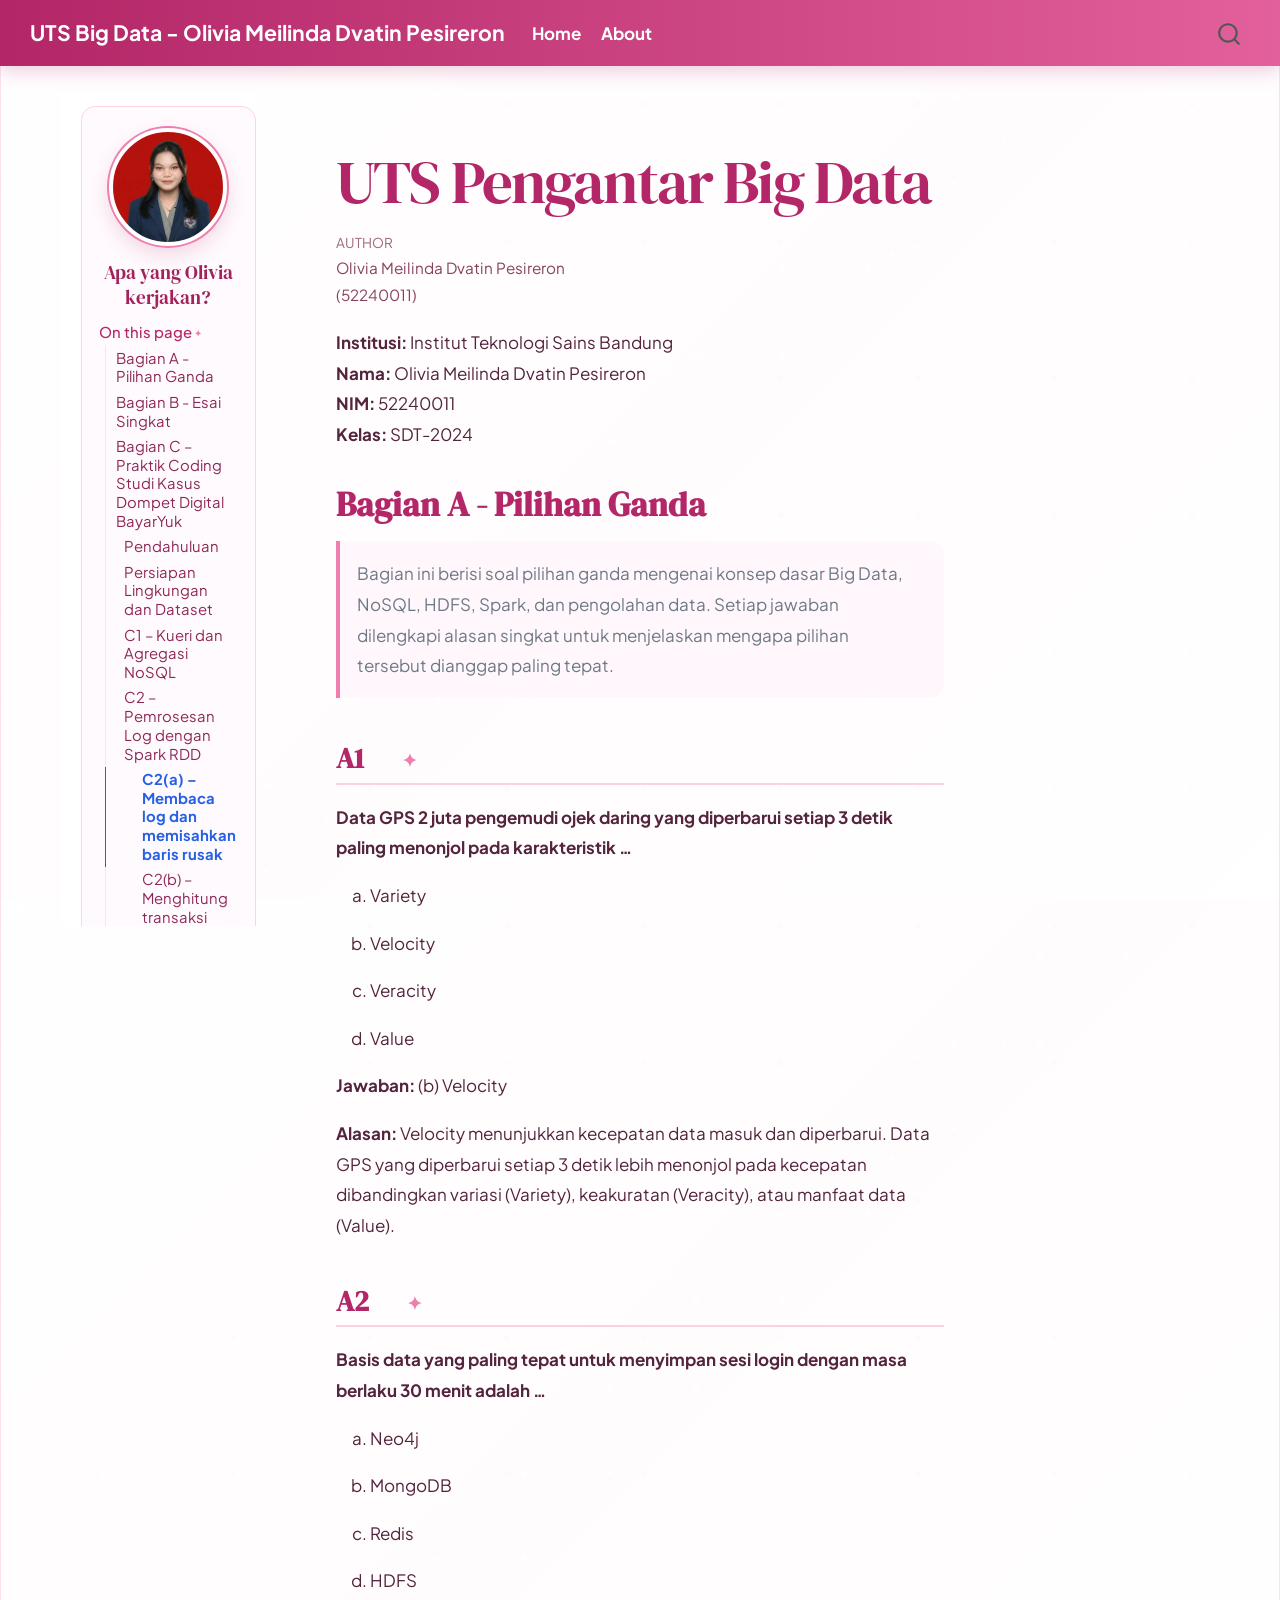
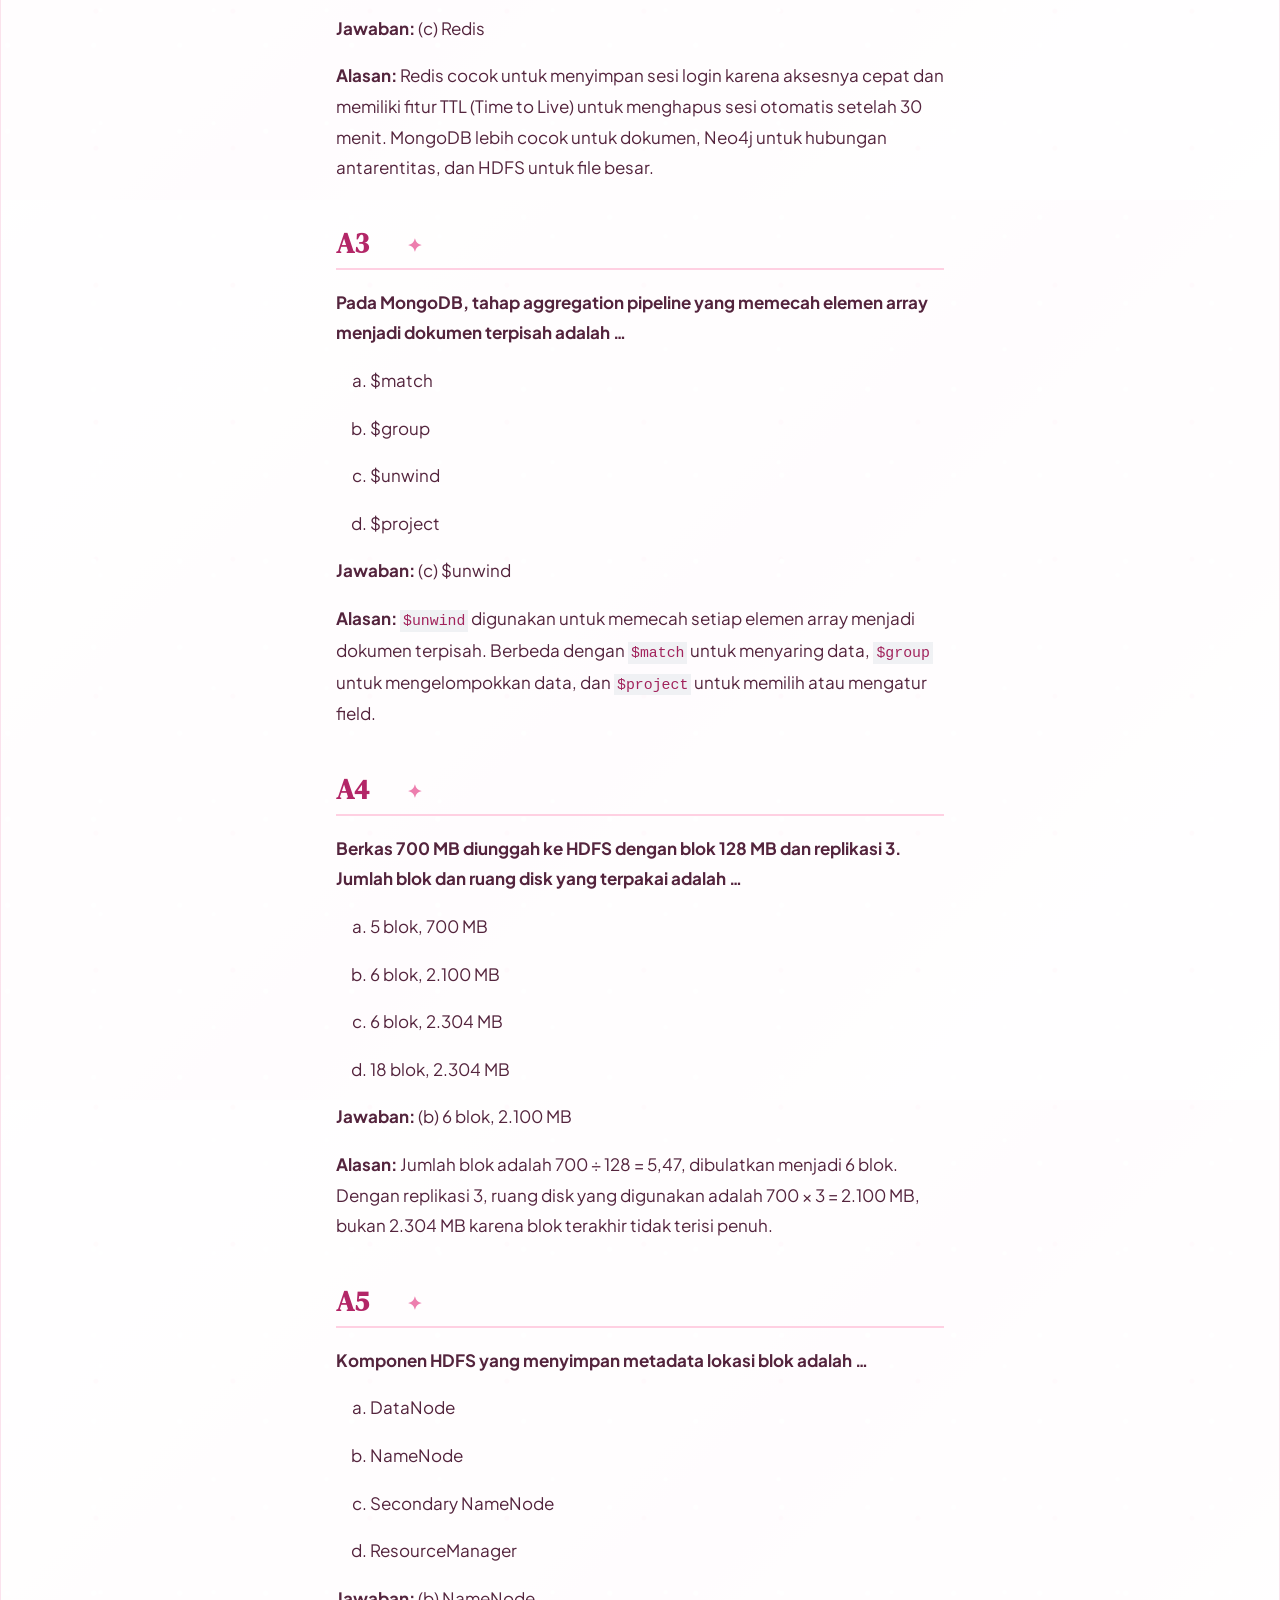
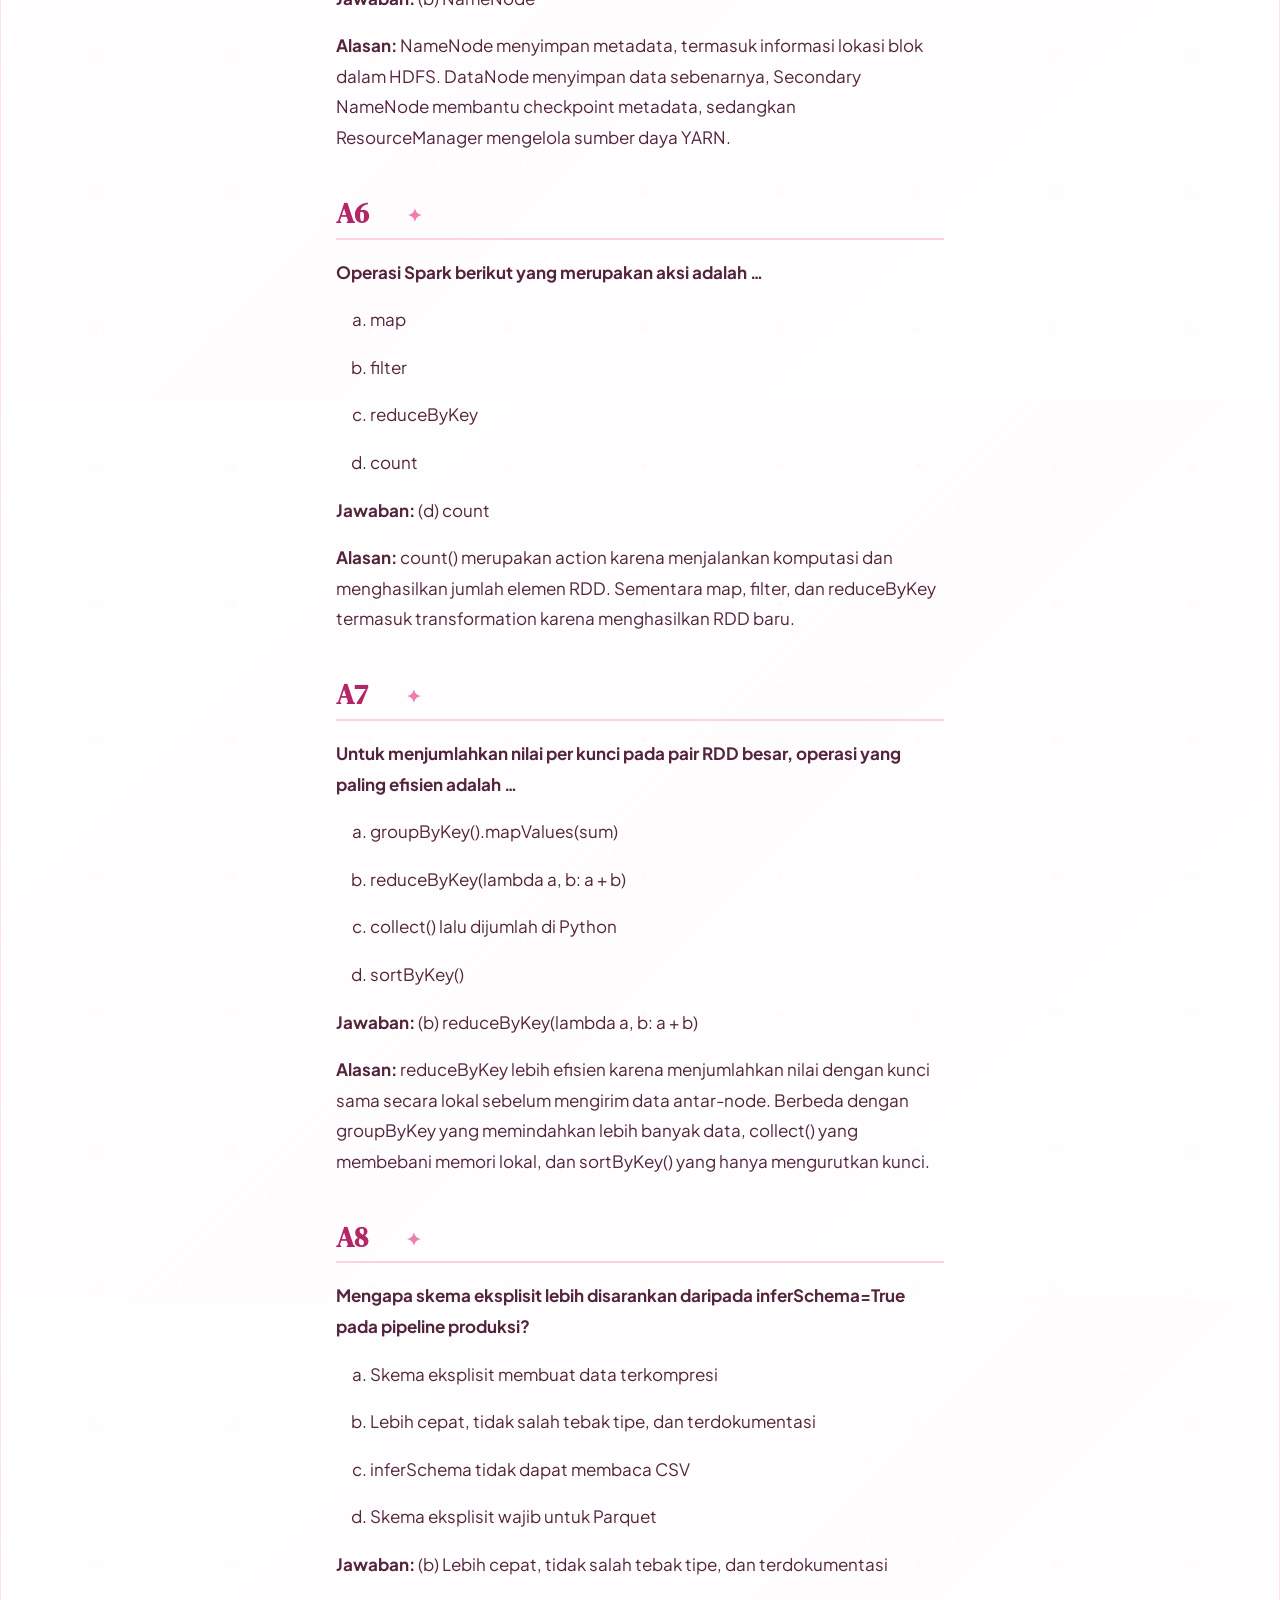
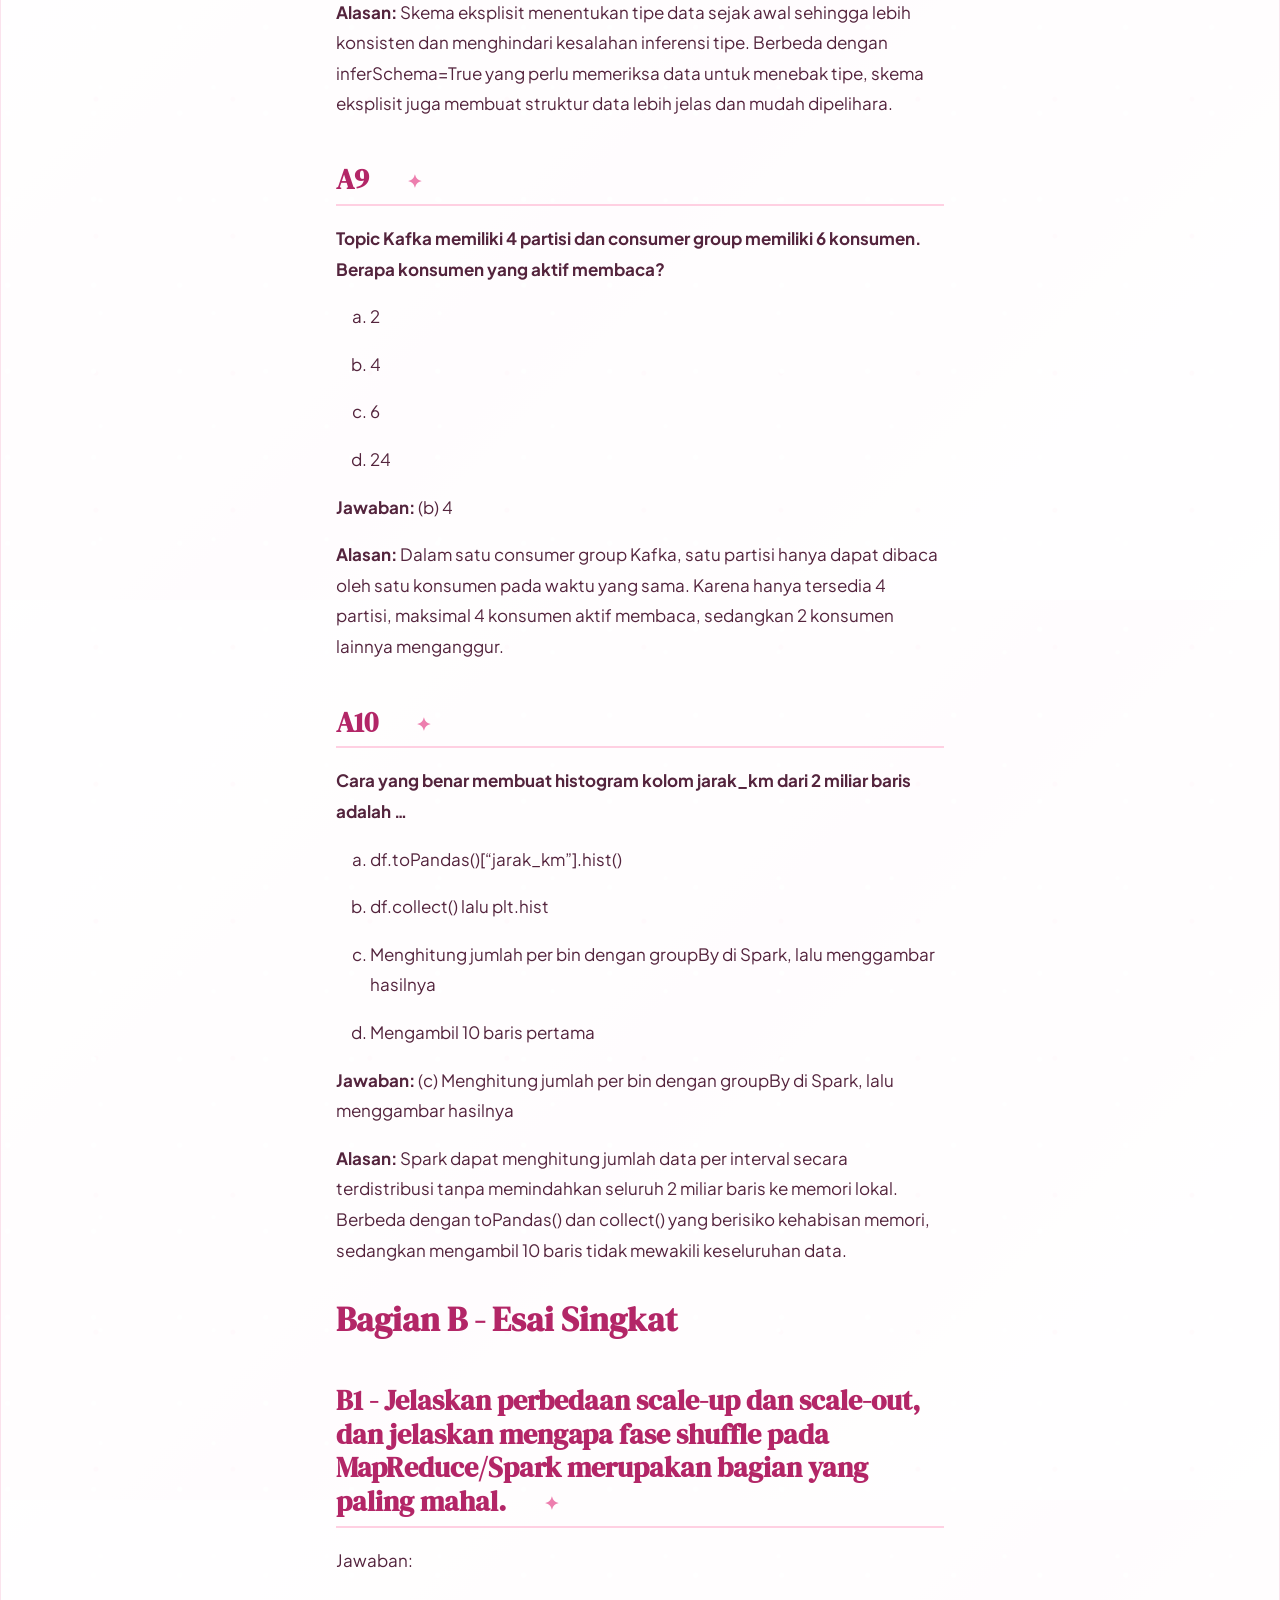
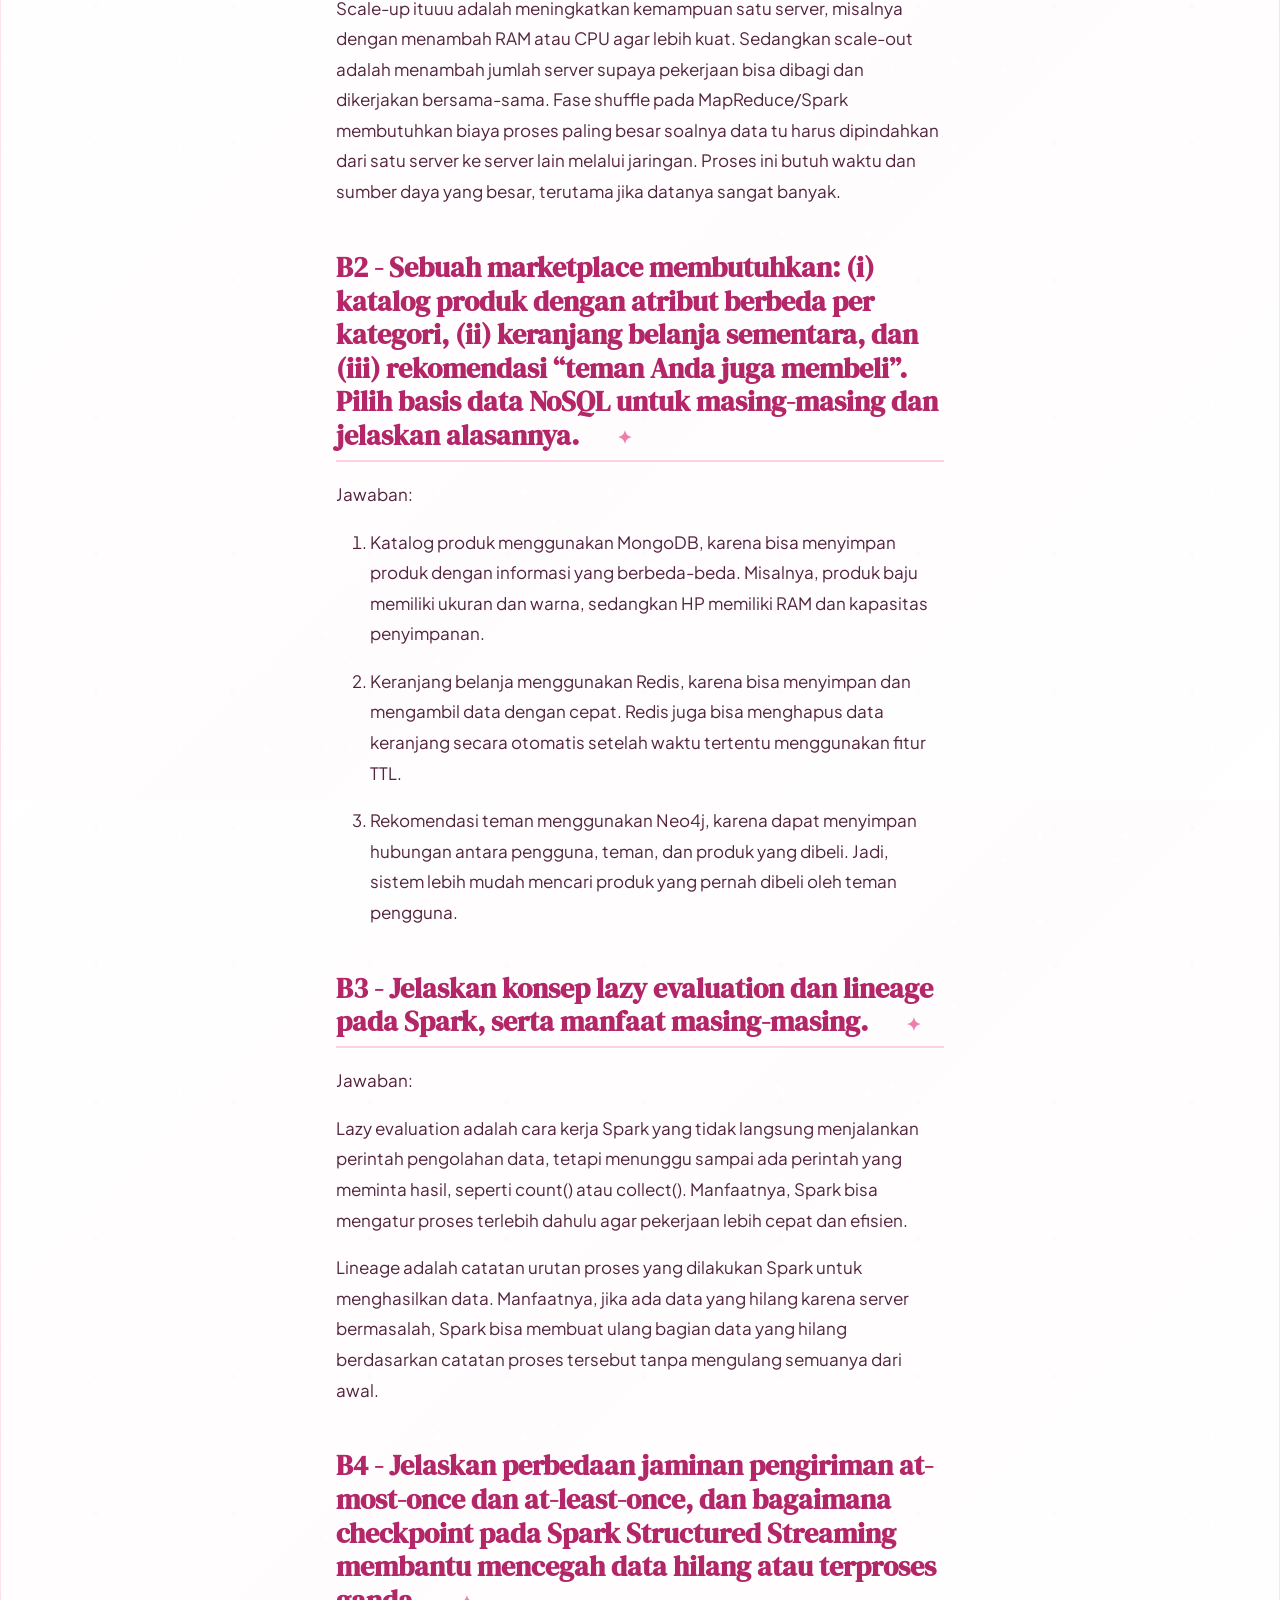
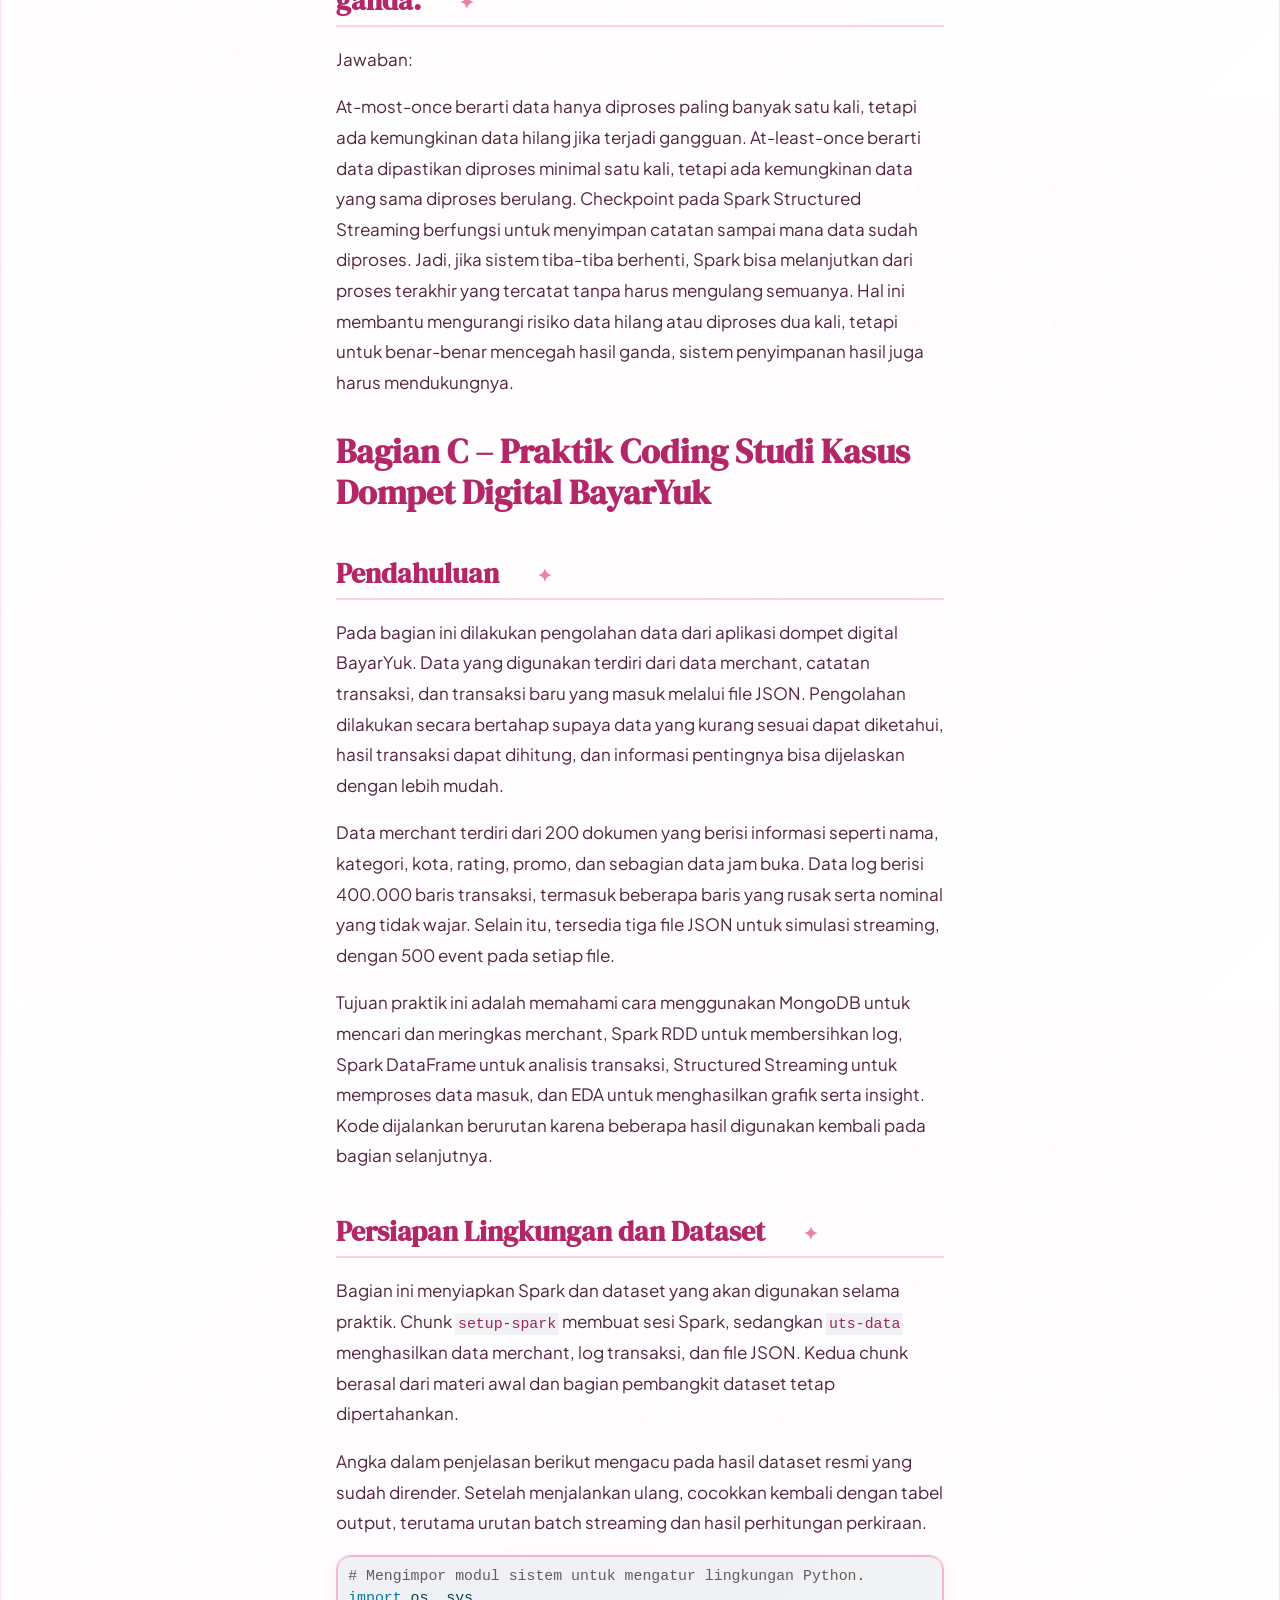
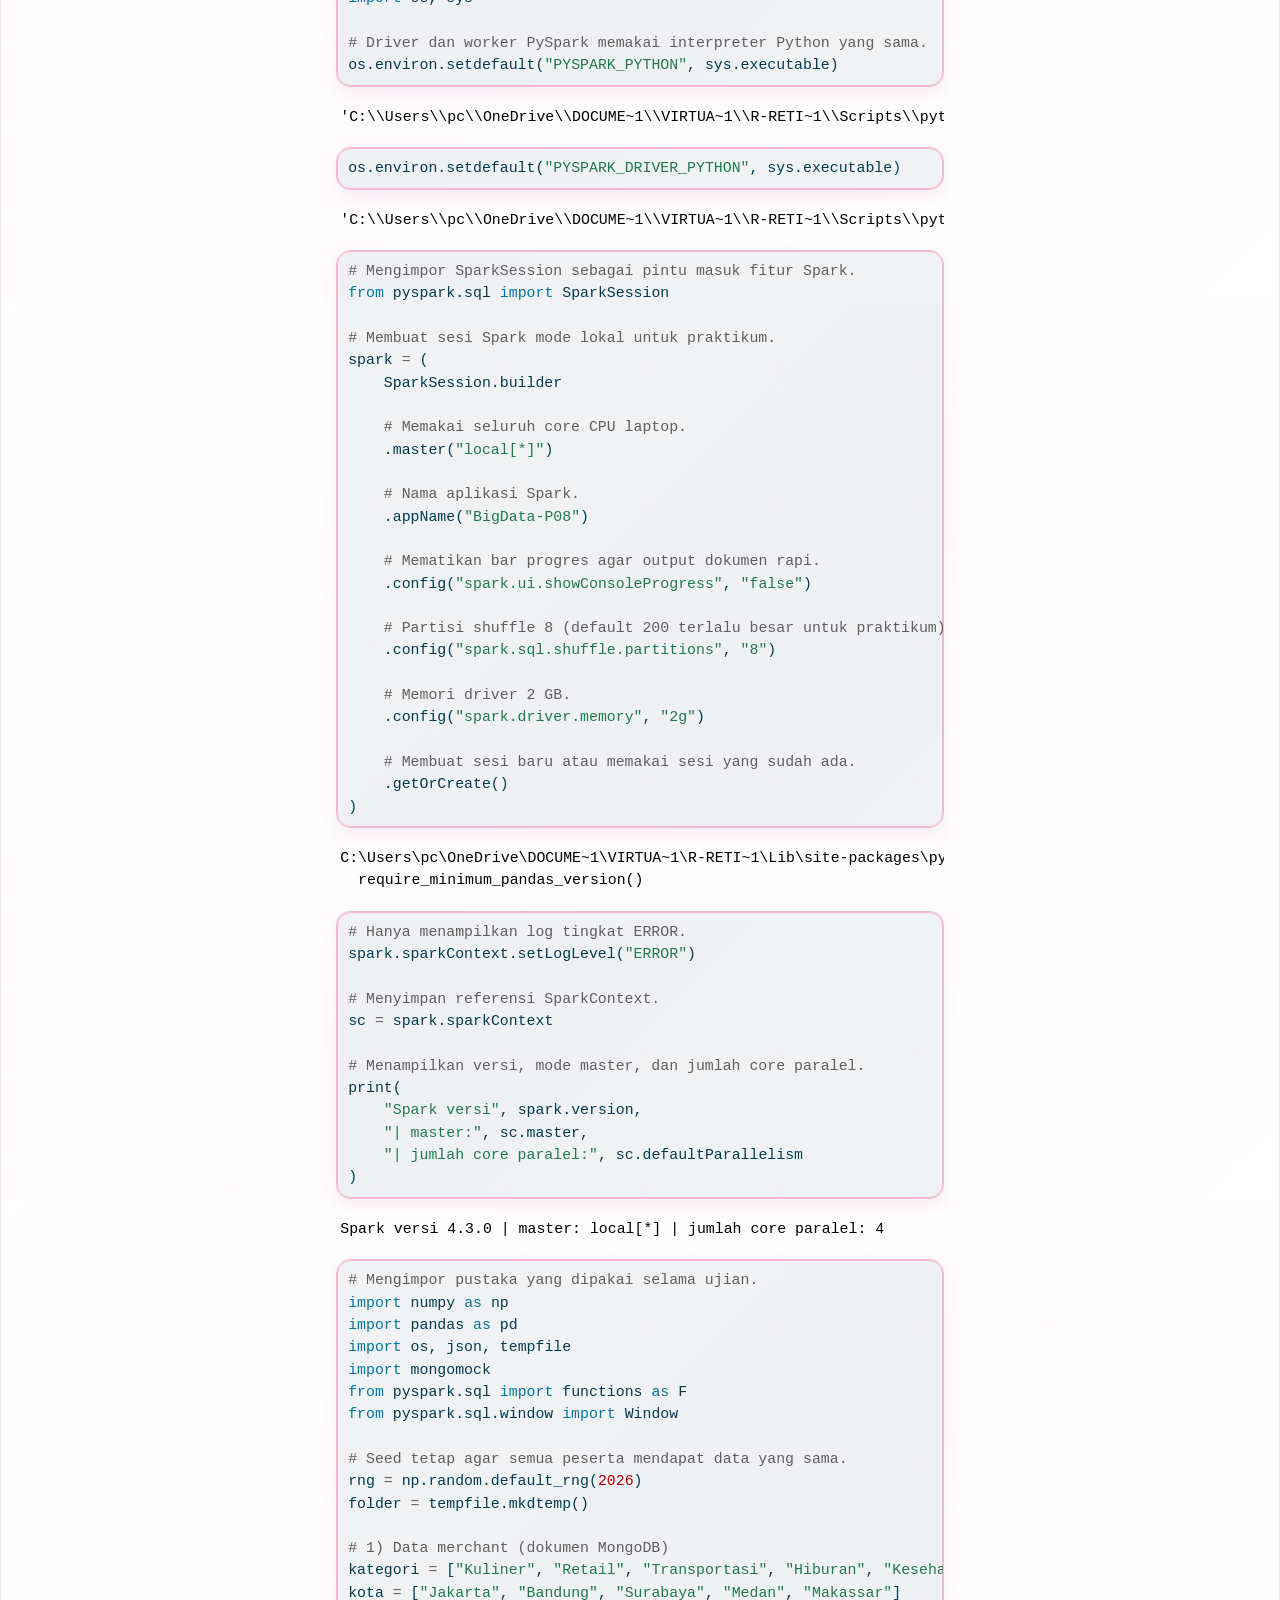
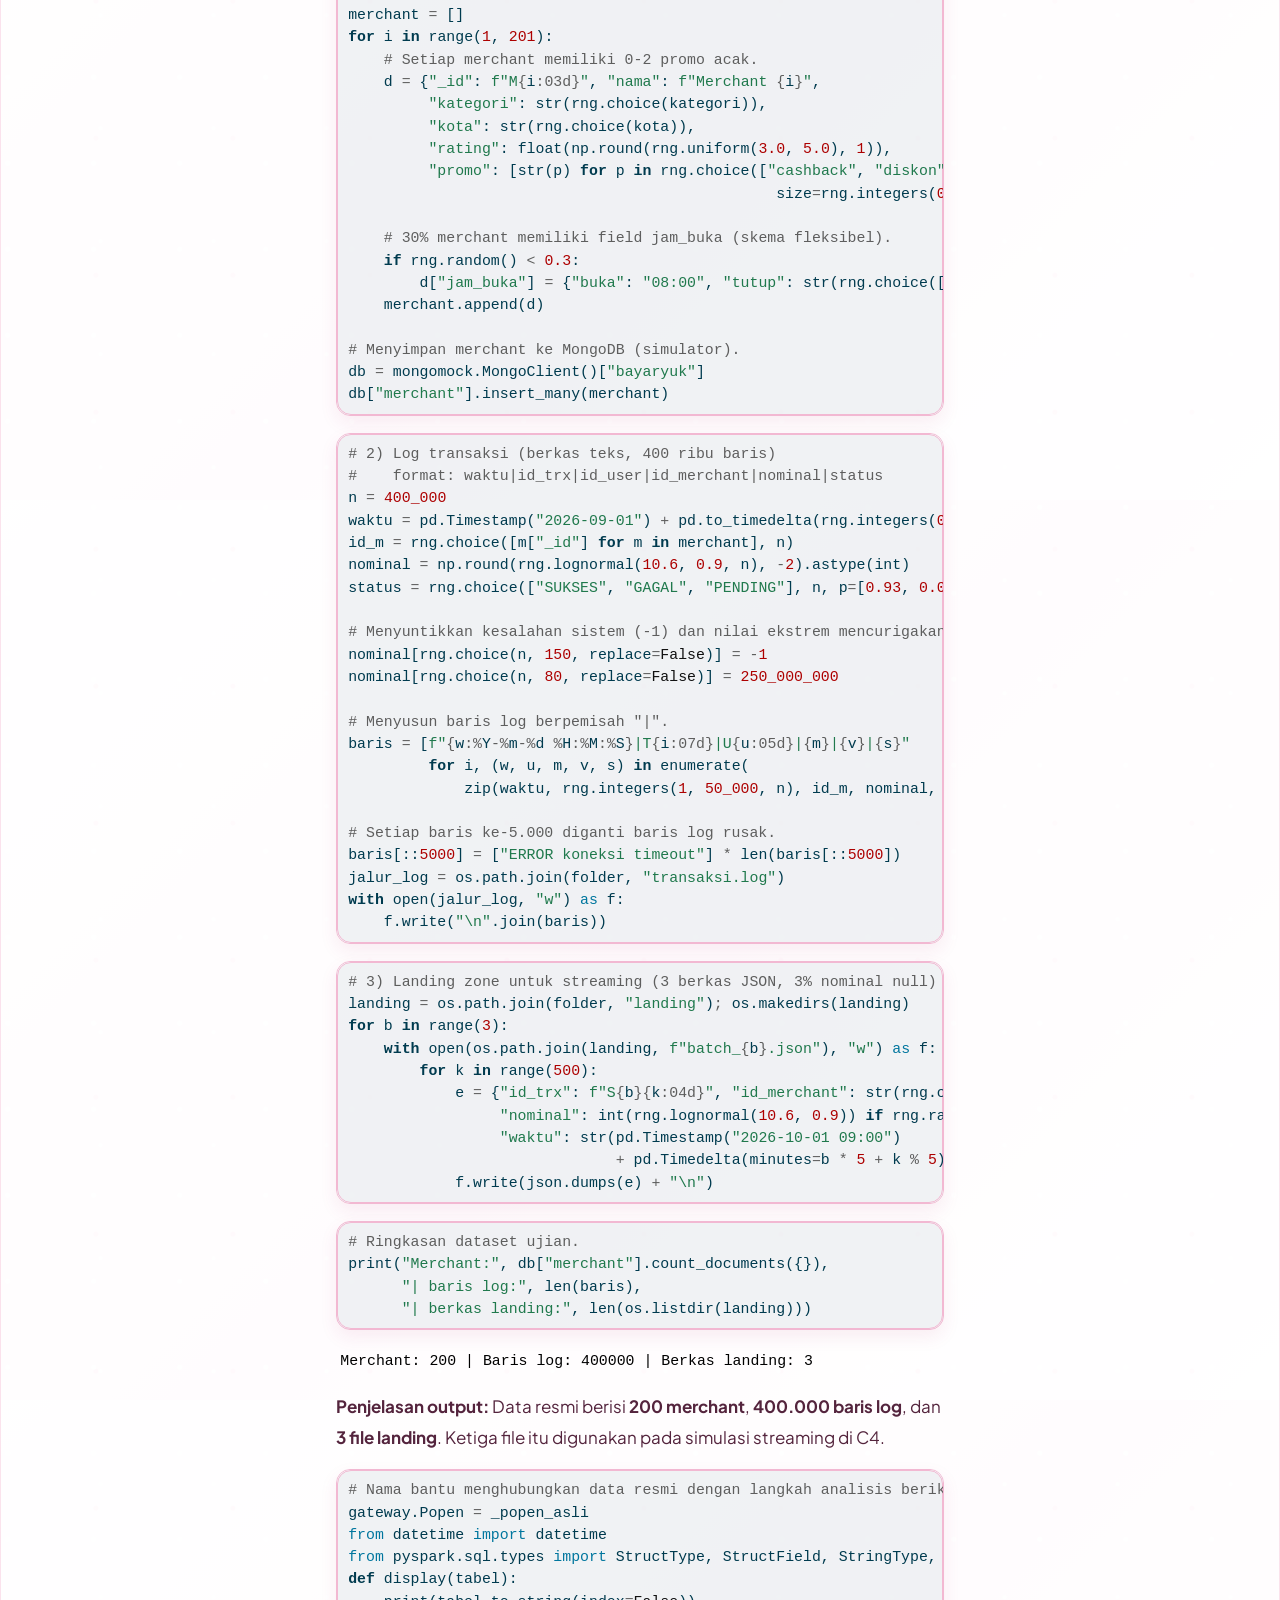
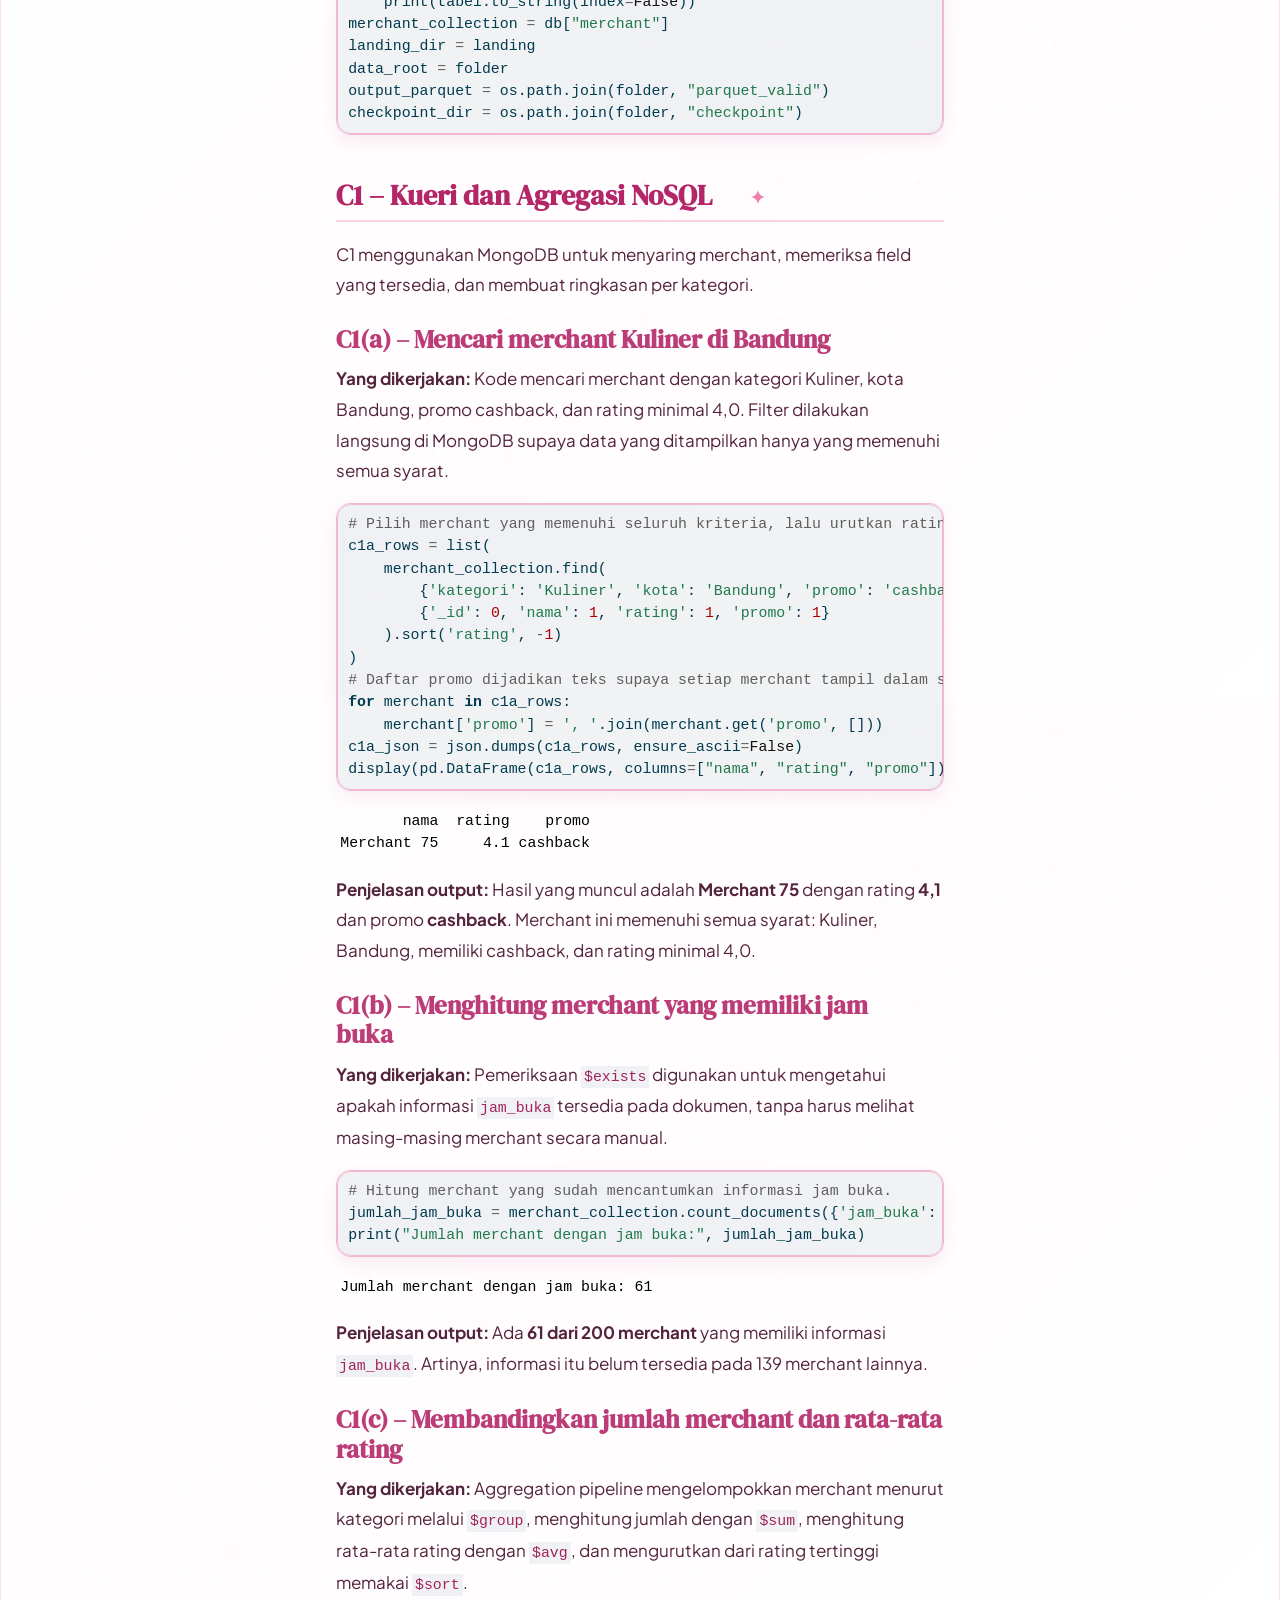
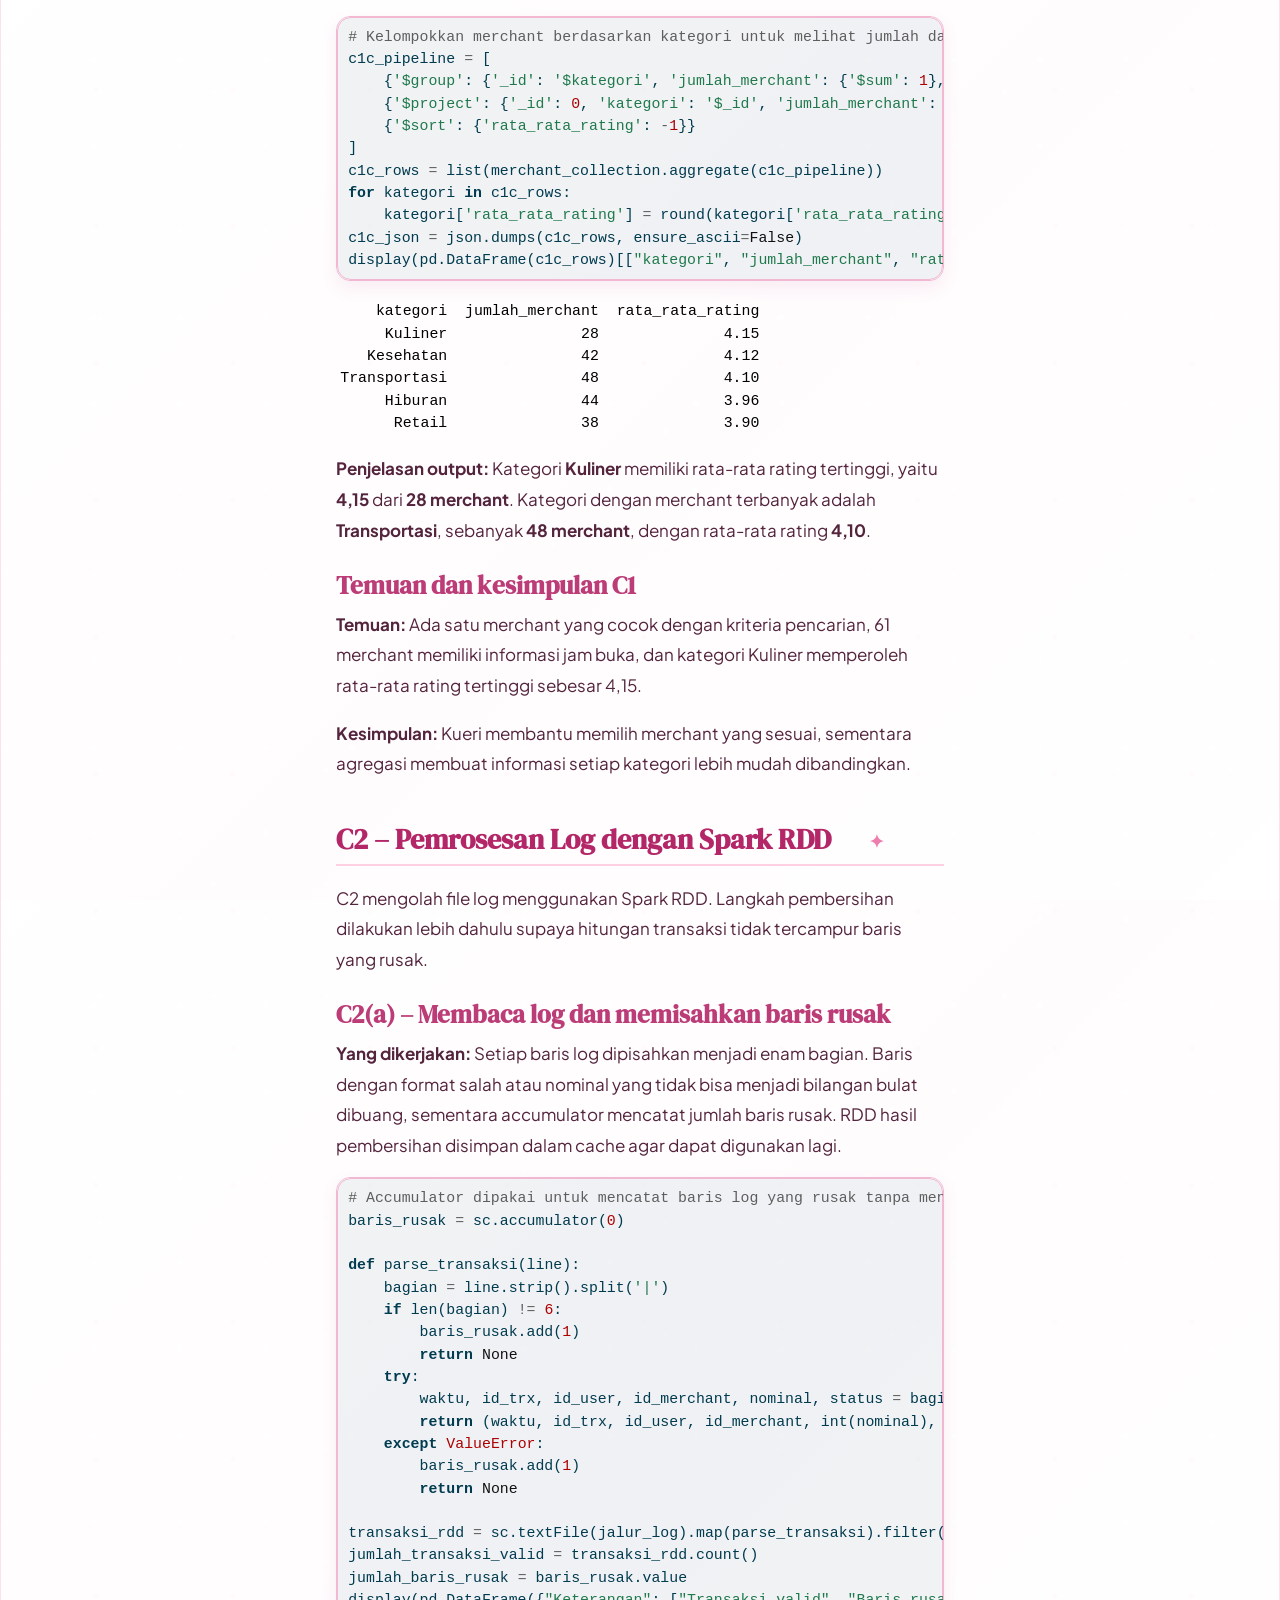
<file: index.html>
<!DOCTYPE html>
<html xmlns="http://www.w3.org/1999/xhtml" lang="en" xml:lang="en"><head>

<meta charset="utf-8">
<meta name="generator" content="quarto-1.11.9">

<meta name="viewport" content="width=device-width, initial-scale=1.0, user-scalable=yes">

<meta name="author" content="Olivia Meilinda Dvatin Pesireron (52240011)">

<title>UTS Pengantar Big Data – UTS Big Data - Olivia Meilinda Dvatin Pesireron</title>
<style>
/* Default styles provided by pandoc.
** See https://pandoc.org/MANUAL.html#variables-for-html for config info.
*/
span.smallcaps{font-variant: small-caps;}
div.columns{display: flex; gap: 1.5em;}
div.column{flex: auto;}
@media screen {
div.columns{gap: min(4vw, 1.5em);}
div.column{overflow-x: auto;}
}
div.hanging-indent{margin-left: 1.5em; text-indent: -1.5em;}
ul.task-list{list-style: none;}
ul.task-list li input[type="checkbox"] {
  width: 0.8em;
  margin: 0 0.8em 0.2em -1em; /* quarto-specific, see https://github.com/quarto-dev/quarto-cli/issues/4556 */ 
  vertical-align: middle;
}
/* CSS for syntax highlighting */
html { -webkit-text-size-adjust: 100%; }
pre > code.sourceCode { white-space: pre; position: relative; }
pre > code.sourceCode > span { display: inline-block; line-height: 1.25; }
pre > code.sourceCode > span:empty { height: 1.2em; }
.sourceCode { overflow: visible; }
code.sourceCode > span { color: inherit; text-decoration: inherit; }
div.sourceCode { margin: 1em 0; }
pre.sourceCode { margin: 0; }
@media screen {
div.sourceCode { overflow: auto; }
}
@media print {
pre > code.sourceCode { white-space: pre-wrap; }
pre > code.sourceCode > span { text-indent: -5em; padding-left: 5em; }
}
pre.numberSource code
  { counter-reset: source-line 0; }
pre.numberSource code > span
  { position: relative; left: -4em; counter-increment: source-line; }
pre.numberSource code > span > a:first-child::before
  { content: counter(source-line);
    position: relative; left: -1em; text-align: right; vertical-align: baseline;
    border: none; display: inline-block;
    -webkit-touch-callout: none; -webkit-user-select: none;
    -khtml-user-select: none; -moz-user-select: none;
    -ms-user-select: none; user-select: none;
    padding: 0 4px; width: 4em;
  }
pre.numberSource { margin-left: 3em;  padding-left: 4px; }
div.sourceCode
  {   }
@media screen {
pre > code.sourceCode > span > a:first-child::before { text-decoration: underline; }
}
</style>


<script src="site_libs/quarto-nav/quarto-nav.js"></script>
<script src="site_libs/quarto-nav/headroom.min.js"></script>
<script src="site_libs/clipboard/clipboard.min.js"></script>
<script src="site_libs/quarto-search/autocomplete.umd.js"></script>
<script src="site_libs/quarto-search/fuse.min.js"></script>
<script src="site_libs/quarto-search/quarto-search.js"></script>
<meta name="quarto:offset" content="./">
<script src="site_libs/quarto-html/quarto.js" type="module"></script>
<script src="site_libs/quarto-html/tabsets/tabsets.js" type="module"></script>
<script src="site_libs/quarto-html/scrollable-regions/scrollable-regions.js" type="module"></script>
<script src="site_libs/quarto-html/popper.min.js"></script>
<script src="site_libs/quarto-html/tippy.umd.min.js"></script>
<script src="site_libs/quarto-html/anchor.min.js"></script>
<link href="site_libs/quarto-html/tippy.css" rel="stylesheet">
<link href="site_libs/quarto-html/quarto-syntax-highlighting-63b5708e65d6cd79cd7618c58d0c21e7.css" rel="stylesheet" id="quarto-text-highlighting-styles">
<script src="site_libs/bootstrap/bootstrap.min.js"></script>
<link href="site_libs/bootstrap/bootstrap-icons.css" rel="stylesheet">
<link href="site_libs/bootstrap/bootstrap-48eea8e06ff06eb442a2daacfce5ac08.min.css" rel="stylesheet" append-hash="true" id="quarto-bootstrap" data-mode="light">
<script id="quarto-search-options" type="application/json">{
  "location": "navbar",
  "copy-button": false,
  "collapse-after": 3,
  "panel-placement": "end",
  "type": "overlay",
  "limit": 50,
  "keyboard-shortcut": [
    "f",
    "/",
    "s"
  ],
  "show-item-context": false,
  "language": {
    "search-no-results-text": "No results",
    "search-matching-documents-text": "matching documents",
    "search-copy-link-title": "Copy link to search",
    "search-hide-matches-text": "Hide additional matches",
    "search-more-match-text": "more match in this document",
    "search-more-matches-text": "more matches in this document",
    "search-clear-button-title": "Clear",
    "search-text-placeholder": "",
    "search-detached-cancel-button-title": "Cancel",
    "search-submit-button-title": "Submit",
    "search-label": "Search"
  }
}</script>


<link rel="stylesheet" href="styles.css">
</head>

<body class="floating nav-fixed quarto-light"><a id="quarto-skip-link" class="visually-hidden-focusable" href="#quarto-document-content">Skip to main content</a>

<div id="quarto-search-results"></div>
  <header id="quarto-header" class="headroom fixed-top">
    <nav class="navbar navbar-expand-lg " data-bs-theme="dark" aria-label="Site">
      <div class="navbar-container container-fluid">
      <div class="navbar-brand-container mx-auto">
    <a class="navbar-brand" href="./index.html">
    <span class="navbar-title">UTS Big Data - Olivia Meilinda Dvatin Pesireron</span>
    </a>
  </div>
          <button class="navbar-toggler" type="button" data-bs-toggle="collapse" data-bs-target="#navbarCollapse" aria-controls="navbarCollapse" aria-expanded="false" aria-label="Toggle navigation" onclick="if (window.quartoToggleHeadroom) { window.quartoToggleHeadroom(); }">
  <span class="navbar-toggler-icon"></span>
</button>
          <div class="collapse navbar-collapse" id="navbarCollapse">
            <ul class="navbar-nav navbar-nav-scroll me-auto">
  <li class="nav-item">
    <a class="nav-link active" href="./index.html" aria-current="page"> 
<span class="menu-text">Home</span></a>
  </li>  
  <li class="nav-item">
    <a class="nav-link" href="./about.html"> 
<span class="menu-text">About</span></a>
  </li>  
</ul>
          </div> <!-- /navcollapse -->
            <div class="quarto-navbar-tools">
</div>
            <div id="quarto-search" class="" title="Search"></div>
      </div> <!-- /container-fluid -->
    </nav>
</header>
<!-- content -->
<div id="quarto-content" class="quarto-container page-columns page-rows-contents page-layout-article page-navbar">
<!-- sidebar -->
  <nav id="quarto-sidebar" class="sidebar collapse collapse-horizontal quarto-sidebar-collapse-item sidebar-navigation floating overflow-auto" aria-label="Section">
    <nav id="TOC" role="doc-toc" aria-labelledby="toc-title" class="toc-active">
    <h2 id="toc-title">On this page</h2>
   
  <ul>
  <li><a href="#bagian-a---pilihan-ganda" id="toc-bagian-a---pilihan-ganda" class="nav-link active" data-scroll-target="#bagian-a---pilihan-ganda">Bagian A - Pilihan Ganda</a>
  <ul class="collapse">
  <li><a href="#a1" id="toc-a1" class="nav-link" data-scroll-target="#a1">A1</a></li>
  <li><a href="#a2" id="toc-a2" class="nav-link" data-scroll-target="#a2">A2</a></li>
  <li><a href="#a3" id="toc-a3" class="nav-link" data-scroll-target="#a3">A3</a></li>
  <li><a href="#a4" id="toc-a4" class="nav-link" data-scroll-target="#a4">A4</a></li>
  <li><a href="#a5" id="toc-a5" class="nav-link" data-scroll-target="#a5">A5</a></li>
  <li><a href="#a6" id="toc-a6" class="nav-link" data-scroll-target="#a6">A6</a></li>
  <li><a href="#a7" id="toc-a7" class="nav-link" data-scroll-target="#a7">A7</a></li>
  <li><a href="#a8" id="toc-a8" class="nav-link" data-scroll-target="#a8">A8</a></li>
  <li><a href="#a9" id="toc-a9" class="nav-link" data-scroll-target="#a9">A9</a></li>
  <li><a href="#a10" id="toc-a10" class="nav-link" data-scroll-target="#a10">A10</a></li>
  </ul></li>
  <li><a href="#bagian-b---esai-singkat" id="toc-bagian-b---esai-singkat" class="nav-link" data-scroll-target="#bagian-b---esai-singkat">Bagian B - Esai Singkat</a>
  <ul class="collapse">
  <li><a href="#b1---jelaskan-perbedaan-scale-up-dan-scale-out-dan-jelaskan-mengapa-fase-shuffle-pada-mapreducespark-merupakan-bagian-yang-paling-mahal." id="toc-b1---jelaskan-perbedaan-scale-up-dan-scale-out-dan-jelaskan-mengapa-fase-shuffle-pada-mapreducespark-merupakan-bagian-yang-paling-mahal." class="nav-link" data-scroll-target="#b1---jelaskan-perbedaan-scale-up-dan-scale-out-dan-jelaskan-mengapa-fase-shuffle-pada-mapreducespark-merupakan-bagian-yang-paling-mahal.">B1 - Jelaskan perbedaan scale-up dan scale-out, dan jelaskan mengapa fase shuffle pada MapReduce/Spark merupakan bagian yang paling mahal.</a></li>
  <li><a href="#b2---sebuah-marketplace-membutuhkan-i-katalog-produk-dengan-atribut-berbeda-per-kategori-ii-keranjang-belanja-sementara-dan-iii-rekomendasi-teman-anda-juga-membeli.-pilih-basis-data-nosql-untuk-masing-masing-dan-jelaskan-alasannya." id="toc-b2---sebuah-marketplace-membutuhkan-i-katalog-produk-dengan-atribut-berbeda-per-kategori-ii-keranjang-belanja-sementara-dan-iii-rekomendasi-teman-anda-juga-membeli.-pilih-basis-data-nosql-untuk-masing-masing-dan-jelaskan-alasannya." class="nav-link" data-scroll-target="#b2---sebuah-marketplace-membutuhkan-i-katalog-produk-dengan-atribut-berbeda-per-kategori-ii-keranjang-belanja-sementara-dan-iii-rekomendasi-teman-anda-juga-membeli.-pilih-basis-data-nosql-untuk-masing-masing-dan-jelaskan-alasannya.">B2 - Sebuah marketplace membutuhkan: (i) katalog produk dengan atribut berbeda per kategori, (ii) keranjang belanja sementara, dan (iii) rekomendasi “teman Anda juga membeli”. Pilih basis data NoSQL untuk masing-masing dan jelaskan alasannya.</a></li>
  <li><a href="#b3---jelaskan-konsep-lazy-evaluation-dan-lineage-pada-spark-serta-manfaat-masing-masing." id="toc-b3---jelaskan-konsep-lazy-evaluation-dan-lineage-pada-spark-serta-manfaat-masing-masing." class="nav-link" data-scroll-target="#b3---jelaskan-konsep-lazy-evaluation-dan-lineage-pada-spark-serta-manfaat-masing-masing.">B3 - Jelaskan konsep lazy evaluation dan lineage pada Spark, serta manfaat masing-masing.</a></li>
  <li><a href="#b4---jelaskan-perbedaan-jaminan-pengiriman-at-most-once-dan-at-least-once-dan-bagaimana-checkpoint-pada-spark-structured-streaming-membantu-mencegah-data-hilang-atau-terproses-ganda." id="toc-b4---jelaskan-perbedaan-jaminan-pengiriman-at-most-once-dan-at-least-once-dan-bagaimana-checkpoint-pada-spark-structured-streaming-membantu-mencegah-data-hilang-atau-terproses-ganda." class="nav-link" data-scroll-target="#b4---jelaskan-perbedaan-jaminan-pengiriman-at-most-once-dan-at-least-once-dan-bagaimana-checkpoint-pada-spark-structured-streaming-membantu-mencegah-data-hilang-atau-terproses-ganda.">B4 - Jelaskan perbedaan jaminan pengiriman at-most-once dan at-least-once, dan bagaimana checkpoint pada Spark Structured Streaming membantu mencegah data hilang atau terproses ganda.</a></li>
  </ul></li>
  <li><a href="#bagian-c-praktik-coding-studi-kasus-dompet-digital-bayaryuk" id="toc-bagian-c-praktik-coding-studi-kasus-dompet-digital-bayaryuk" class="nav-link" data-scroll-target="#bagian-c-praktik-coding-studi-kasus-dompet-digital-bayaryuk">Bagian C – Praktik Coding Studi Kasus Dompet Digital BayarYuk</a>
  <ul class="collapse">
  <li><a href="#pendahuluan" id="toc-pendahuluan" class="nav-link" data-scroll-target="#pendahuluan">Pendahuluan</a></li>
  <li><a href="#persiapan-lingkungan-dan-dataset" id="toc-persiapan-lingkungan-dan-dataset" class="nav-link" data-scroll-target="#persiapan-lingkungan-dan-dataset">Persiapan Lingkungan dan Dataset</a></li>
  <li><a href="#c1-kueri-dan-agregasi-nosql" id="toc-c1-kueri-dan-agregasi-nosql" class="nav-link" data-scroll-target="#c1-kueri-dan-agregasi-nosql">C1 – Kueri dan Agregasi NoSQL</a>
  <ul class="collapse">
  <li><a href="#c1a-mencari-merchant-kuliner-di-bandung" id="toc-c1a-mencari-merchant-kuliner-di-bandung" class="nav-link" data-scroll-target="#c1a-mencari-merchant-kuliner-di-bandung">C1(a) – Mencari merchant Kuliner di Bandung</a></li>
  <li><a href="#c1b-menghitung-merchant-yang-memiliki-jam-buka" id="toc-c1b-menghitung-merchant-yang-memiliki-jam-buka" class="nav-link" data-scroll-target="#c1b-menghitung-merchant-yang-memiliki-jam-buka">C1(b) – Menghitung merchant yang memiliki jam buka</a></li>
  <li><a href="#c1c-membandingkan-jumlah-merchant-dan-rata-rata-rating" id="toc-c1c-membandingkan-jumlah-merchant-dan-rata-rata-rating" class="nav-link" data-scroll-target="#c1c-membandingkan-jumlah-merchant-dan-rata-rata-rating">C1(c) – Membandingkan jumlah merchant dan rata-rata rating</a></li>
  <li><a href="#temuan-dan-kesimpulan-c1" id="toc-temuan-dan-kesimpulan-c1" class="nav-link" data-scroll-target="#temuan-dan-kesimpulan-c1">Temuan dan kesimpulan C1</a></li>
  </ul></li>
  <li><a href="#c2-pemrosesan-log-dengan-spark-rdd" id="toc-c2-pemrosesan-log-dengan-spark-rdd" class="nav-link" data-scroll-target="#c2-pemrosesan-log-dengan-spark-rdd">C2 – Pemrosesan Log dengan Spark RDD</a>
  <ul class="collapse">
  <li><a href="#c2a-membaca-log-dan-memisahkan-baris-rusak" id="toc-c2a-membaca-log-dan-memisahkan-baris-rusak" class="nav-link" data-scroll-target="#c2a-membaca-log-dan-memisahkan-baris-rusak">C2(a) – Membaca log dan memisahkan baris rusak</a></li>
  <li><a href="#c2b-menghitung-transaksi-berdasarkan-status" id="toc-c2b-menghitung-transaksi-berdasarkan-status" class="nav-link" data-scroll-target="#c2b-menghitung-transaksi-berdasarkan-status">C2(b) – Menghitung transaksi berdasarkan status</a></li>
  <li><a href="#c2c-mencari-lima-merchant-dengan-kegagalan-tertinggi" id="toc-c2c-mencari-lima-merchant-dengan-kegagalan-tertinggi" class="nav-link" data-scroll-target="#c2c-mencari-lima-merchant-dengan-kegagalan-tertinggi">C2(c) – Mencari lima merchant dengan kegagalan tertinggi</a></li>
  <li><a href="#temuan-dan-kesimpulan-c2" id="toc-temuan-dan-kesimpulan-c2" class="nav-link" data-scroll-target="#temuan-dan-kesimpulan-c2">Temuan dan kesimpulan C2</a></li>
  </ul></li>
  <li><a href="#c3-analisis-dengan-spark-dataframe-dan-sql" id="toc-c3-analisis-dengan-spark-dataframe-dan-sql" class="nav-link" data-scroll-target="#c3-analisis-dengan-spark-dataframe-dan-sql">C3 – Analisis dengan Spark DataFrame dan SQL</a>
  <ul class="collapse">
  <li><a href="#c3a-mengubah-rdd-menjadi-dataframe" id="toc-c3a-mengubah-rdd-menjadi-dataframe" class="nav-link" data-scroll-target="#c3a-mengubah-rdd-menjadi-dataframe">C3(a) – Mengubah RDD menjadi DataFrame</a></li>
  <li><a href="#c3b-menggabungkan-merchant-dengan-transaksi-sukses" id="toc-c3b-menggabungkan-merchant-dengan-transaksi-sukses" class="nav-link" data-scroll-target="#c3b-menggabungkan-merchant-dengan-transaksi-sukses">C3(b) – Menggabungkan merchant dengan transaksi sukses</a></li>
  <li><a href="#c3c-menghitung-total-nominal-per-kota-dan-kategori" id="toc-c3c-menghitung-total-nominal-per-kota-dan-kategori" class="nav-link" data-scroll-target="#c3c-menghitung-total-nominal-per-kota-dan-kategori">C3(c) – Menghitung total nominal per kota dan kategori</a></li>
  <li><a href="#c3d-mengambil-kategori-dengan-nominal-tertinggi-di-setiap-kota" id="toc-c3d-mengambil-kategori-dengan-nominal-tertinggi-di-setiap-kota" class="nav-link" data-scroll-target="#c3d-mengambil-kategori-dengan-nominal-tertinggi-di-setiap-kota">C3(d) – Mengambil kategori dengan nominal tertinggi di setiap kota</a></li>
  <li><a href="#temuan-dan-kesimpulan-c3" id="toc-temuan-dan-kesimpulan-c3" class="nav-link" data-scroll-target="#temuan-dan-kesimpulan-c3">Temuan dan kesimpulan C3</a></li>
  </ul></li>
  <li><a href="#c4-ingestion-dengan-structured-streaming" id="toc-c4-ingestion-dengan-structured-streaming" class="nav-link" data-scroll-target="#c4-ingestion-dengan-structured-streaming">C4 – Ingestion dengan Structured Streaming</a>
  <ul class="collapse">
  <li><a href="#c4-memproses-data-json-dengan-structured-streaming" id="toc-c4-memproses-data-json-dengan-structured-streaming" class="nav-link" data-scroll-target="#c4-memproses-data-json-dengan-structured-streaming">C4 – Memproses data JSON dengan Structured Streaming</a></li>
  <li><a href="#temuan-dan-kesimpulan-c4" id="toc-temuan-dan-kesimpulan-c4" class="nav-link" data-scroll-target="#temuan-dan-kesimpulan-c4">Temuan dan kesimpulan C4</a></li>
  </ul></li>
  <li><a href="#c5-eda-skala-besar-dan-insight" id="toc-c5-eda-skala-besar-dan-insight" class="nav-link" data-scroll-target="#c5-eda-skala-besar-dan-insight">C5 – EDA Skala Besar dan Insight</a>
  <ul class="collapse">
  <li><a href="#c5a-memeriksa-kualitas-data-transaksi" id="toc-c5a-memeriksa-kualitas-data-transaksi" class="nav-link" data-scroll-target="#c5a-memeriksa-kualitas-data-transaksi">C5(a) – Memeriksa kualitas data transaksi</a></li>
  <li><a href="#c5b-menghitung-persentil-nominal-valid" id="toc-c5b-menghitung-persentil-nominal-valid" class="nav-link" data-scroll-target="#c5b-menghitung-persentil-nominal-valid">C5(b) – Menghitung persentil nominal valid</a></li>
  <li><a href="#c5c-membuat-grafik-transaksi-sukses-per-jam" id="toc-c5c-membuat-grafik-transaksi-sukses-per-jam" class="nav-link" data-scroll-target="#c5c-membuat-grafik-transaksi-sukses-per-jam">C5(c) – Membuat grafik transaksi sukses per jam</a></li>
  <li><a href="#c5d-dua-insight-dari-hasil-pengolahan" id="toc-c5d-dua-insight-dari-hasil-pengolahan" class="nav-link" data-scroll-target="#c5d-dua-insight-dari-hasil-pengolahan">C5(d) – Dua insight dari hasil pengolahan</a></li>
  <li><a href="#temuan-dan-kesimpulan-c5" id="toc-temuan-dan-kesimpulan-c5" class="nav-link" data-scroll-target="#temuan-dan-kesimpulan-c5">Temuan dan kesimpulan C5</a></li>
  </ul></li>
  <li><a href="#kesimpulan-bagian-c" id="toc-kesimpulan-bagian-c" class="nav-link" data-scroll-target="#kesimpulan-bagian-c">Kesimpulan Bagian C</a></li>
  </ul></li>
  </ul>
</nav>
</nav>
<div id="quarto-sidebar-glass" class="quarto-sidebar-collapse-item" data-bs-toggle="collapse" data-bs-target=".quarto-sidebar-collapse-item"></div>
<!-- margin-sidebar -->
    <div id="quarto-margin-sidebar" class="sidebar margin-sidebar zindex-bottom">
    </div>
<!-- main -->
<main class="content" id="quarto-document-content" tabindex="-1">

<header id="title-block-header" class="quarto-title-block default">
<div class="quarto-title">
<h1 class="title">UTS Pengantar Big Data</h1>
</div>



<div class="quarto-title-meta">

    <div>
    <div class="quarto-title-meta-heading">Author</div>
    <div class="quarto-title-meta-contents">
             <p>Olivia Meilinda Dvatin Pesireron (52240011) </p>
          </div>
  </div>
    
  
    
  </div>
  


</header>


<!--
SKELETON SAJA - isi seluruh jawaban, alasan, kode, output, dan insight dengan pekerjaanmu sendiri.
Ganti NIM, Nama Lengkap, serta URL video sebelum Knit.
Gunakan chunk setup-spark dan uts-data dari BD_P08_UTS.Rmd resmi tanpa mengubahnya.
-->
<p><strong>Institusi:</strong> Institut Teknologi Sains Bandung<br>
<strong>Nama:</strong> Olivia Meilinda Dvatin Pesireron<br>
<strong>NIM:</strong> 52240011<br>
<strong>Kelas:</strong> SDT-2024</p>
<section id="bagian-a---pilihan-ganda" class="level1">
<h1>Bagian A - Pilihan Ganda</h1>
<blockquote class="blockquote">
<p>Bagian ini berisi soal pilihan ganda mengenai konsep dasar Big Data, NoSQL, HDFS, Spark, dan pengolahan data. Setiap jawaban dilengkapi alasan singkat untuk menjelaskan mengapa pilihan tersebut dianggap paling tepat.</p>
</blockquote>
<section id="a1" class="level2">
<h2 class="anchored" data-anchor-id="a1">A1</h2>
<p><strong>Data GPS 2 juta pengemudi ojek daring yang diperbarui setiap 3 detik paling menonjol pada karakteristik …</strong></p>
<ol type="a">
<li><p>Variety</p></li>
<li><p>Velocity</p></li>
<li><p>Veracity</p></li>
<li><p>Value</p></li>
</ol>
<p><strong>Jawaban:</strong> (b) Velocity</p>
<p><strong>Alasan:</strong> Velocity menunjukkan kecepatan data masuk dan diperbarui. Data GPS yang diperbarui setiap 3 detik lebih menonjol pada kecepatan dibandingkan variasi (Variety), keakuratan (Veracity), atau manfaat data (Value).</p>
</section>
<section id="a2" class="level2">
<h2 class="anchored" data-anchor-id="a2">A2</h2>
<p><strong>Basis data yang paling tepat untuk menyimpan sesi login dengan masa berlaku 30 menit adalah …</strong></p>
<ol type="a">
<li><p>Neo4j</p></li>
<li><p>MongoDB</p></li>
<li><p>Redis</p></li>
<li><p>HDFS</p></li>
</ol>
<p><strong>Jawaban:</strong> (c) Redis</p>
<p><strong>Alasan:</strong> Redis cocok untuk menyimpan sesi login karena aksesnya cepat dan memiliki fitur TTL (Time to Live) untuk menghapus sesi otomatis setelah 30 menit. MongoDB lebih cocok untuk dokumen, Neo4j untuk hubungan antarentitas, dan HDFS untuk file besar.</p>
</section>
<section id="a3" class="level2">
<h2 class="anchored" data-anchor-id="a3">A3</h2>
<p><strong>Pada MongoDB, tahap aggregation pipeline yang memecah elemen array menjadi dokumen terpisah adalah …</strong></p>
<ol type="a">
<li><p>$match</p></li>
<li><p>$group</p></li>
<li><p>$unwind</p></li>
<li><p>$project</p></li>
</ol>
<p><strong>Jawaban:</strong> (c) $unwind</p>
<p><strong>Alasan:</strong> <code>$unwind</code> digunakan untuk memecah setiap elemen array menjadi dokumen terpisah. Berbeda dengan <code>$match</code> untuk menyaring data, <code>$group</code> untuk mengelompokkan data, dan <code>$project</code> untuk memilih atau mengatur field.</p>
</section>
<section id="a4" class="level2">
<h2 class="anchored" data-anchor-id="a4">A4</h2>
<p><strong>Berkas 700 MB diunggah ke HDFS dengan blok 128 MB dan replikasi 3. Jumlah blok dan ruang disk yang terpakai adalah …</strong></p>
<ol type="a">
<li><p>5 blok, 700 MB</p></li>
<li><p>6 blok, 2.100 MB</p></li>
<li><p>6 blok, 2.304 MB</p></li>
<li><p>18 blok, 2.304 MB</p></li>
</ol>
<p><strong>Jawaban:</strong> (b) 6 blok, 2.100 MB</p>
<p><strong>Alasan:</strong> Jumlah blok adalah 700 ÷ 128 = 5,47, dibulatkan menjadi 6 blok. Dengan replikasi 3, ruang disk yang digunakan adalah 700 × 3 = 2.100 MB, bukan 2.304 MB karena blok terakhir tidak terisi penuh.</p>
</section>
<section id="a5" class="level2">
<h2 class="anchored" data-anchor-id="a5">A5</h2>
<p><strong>Komponen HDFS yang menyimpan metadata lokasi blok adalah …</strong></p>
<ol type="a">
<li><p>DataNode</p></li>
<li><p>NameNode</p></li>
<li><p>Secondary NameNode</p></li>
<li><p>ResourceManager</p></li>
</ol>
<p><strong>Jawaban:</strong> (b) NameNode</p>
<p><strong>Alasan:</strong> NameNode menyimpan metadata, termasuk informasi lokasi blok dalam HDFS. DataNode menyimpan data sebenarnya, Secondary NameNode membantu checkpoint metadata, sedangkan ResourceManager mengelola sumber daya YARN.</p>
</section>
<section id="a6" class="level2">
<h2 class="anchored" data-anchor-id="a6">A6</h2>
<p><strong>Operasi Spark berikut yang merupakan aksi adalah …</strong></p>
<ol type="a">
<li><p>map</p></li>
<li><p>filter</p></li>
<li><p>reduceByKey</p></li>
<li><p>count</p></li>
</ol>
<p><strong>Jawaban:</strong> (d) count</p>
<p><strong>Alasan:</strong> count() merupakan action karena menjalankan komputasi dan menghasilkan jumlah elemen RDD. Sementara map, filter, dan reduceByKey termasuk transformation karena menghasilkan RDD baru.</p>
</section>
<section id="a7" class="level2">
<h2 class="anchored" data-anchor-id="a7">A7</h2>
<p><strong>Untuk menjumlahkan nilai per kunci pada pair RDD besar, operasi yang paling efisien adalah …</strong></p>
<ol type="a">
<li><p>groupByKey().mapValues(sum)</p></li>
<li><p>reduceByKey(lambda a, b: a + b)</p></li>
<li><p>collect() lalu dijumlah di Python</p></li>
<li><p>sortByKey()</p></li>
</ol>
<p><strong>Jawaban:</strong> (b) reduceByKey(lambda a, b: a + b)</p>
<p><strong>Alasan:</strong> reduceByKey lebih efisien karena menjumlahkan nilai dengan kunci sama secara lokal sebelum mengirim data antar-node. Berbeda dengan groupByKey yang memindahkan lebih banyak data, collect() yang membebani memori lokal, dan sortByKey() yang hanya mengurutkan kunci.</p>
</section>
<section id="a8" class="level2">
<h2 class="anchored" data-anchor-id="a8">A8</h2>
<p><strong>Mengapa skema eksplisit lebih disarankan daripada inferSchema=True pada pipeline produksi?</strong></p>
<ol type="a">
<li><p>Skema eksplisit membuat data terkompresi</p></li>
<li><p>Lebih cepat, tidak salah tebak tipe, dan terdokumentasi</p></li>
<li><p>inferSchema tidak dapat membaca CSV</p></li>
<li><p>Skema eksplisit wajib untuk Parquet</p></li>
</ol>
<p><strong>Jawaban:</strong> (b) Lebih cepat, tidak salah tebak tipe, dan terdokumentasi</p>
<p><strong>Alasan:</strong> Skema eksplisit menentukan tipe data sejak awal sehingga lebih konsisten dan menghindari kesalahan inferensi tipe. Berbeda dengan inferSchema=True yang perlu memeriksa data untuk menebak tipe, skema eksplisit juga membuat struktur data lebih jelas dan mudah dipelihara.</p>
</section>
<section id="a9" class="level2">
<h2 class="anchored" data-anchor-id="a9">A9</h2>
<p><strong>Topic Kafka memiliki 4 partisi dan consumer group memiliki 6 konsumen. Berapa konsumen yang aktif membaca?</strong></p>
<ol type="a">
<li><p>2</p></li>
<li><p>4</p></li>
<li><p>6</p></li>
<li><p>24</p></li>
</ol>
<p><strong>Jawaban:</strong> (b) 4</p>
<p><strong>Alasan:</strong> Dalam satu consumer group Kafka, satu partisi hanya dapat dibaca oleh satu konsumen pada waktu yang sama. Karena hanya tersedia 4 partisi, maksimal 4 konsumen aktif membaca, sedangkan 2 konsumen lainnya menganggur.</p>
</section>
<section id="a10" class="level2">
<h2 class="anchored" data-anchor-id="a10">A10</h2>
<p><strong>Cara yang benar membuat histogram kolom jarak_km dari 2 miliar baris adalah …</strong></p>
<ol type="a">
<li><p>df.toPandas()[“jarak_km”].hist()</p></li>
<li><p>df.collect() lalu plt.hist</p></li>
<li><p>Menghitung jumlah per bin dengan groupBy di Spark, lalu menggambar hasilnya</p></li>
<li><p>Mengambil 10 baris pertama</p></li>
</ol>
<p><strong>Jawaban:</strong> (c) Menghitung jumlah per bin dengan groupBy di Spark, lalu menggambar hasilnya</p>
<p><strong>Alasan:</strong> Spark dapat menghitung jumlah data per interval secara terdistribusi tanpa memindahkan seluruh 2 miliar baris ke memori lokal. Berbeda dengan toPandas() dan collect() yang berisiko kehabisan memori, sedangkan mengambil 10 baris tidak mewakili keseluruhan data.</p>
</section>
</section>
<section id="bagian-b---esai-singkat" class="level1">
<h1>Bagian B - Esai Singkat</h1>
<section id="b1---jelaskan-perbedaan-scale-up-dan-scale-out-dan-jelaskan-mengapa-fase-shuffle-pada-mapreducespark-merupakan-bagian-yang-paling-mahal." class="level2">
<h2 class="anchored" data-anchor-id="b1---jelaskan-perbedaan-scale-up-dan-scale-out-dan-jelaskan-mengapa-fase-shuffle-pada-mapreducespark-merupakan-bagian-yang-paling-mahal.">B1 - Jelaskan perbedaan scale-up dan scale-out, dan jelaskan mengapa fase shuffle pada MapReduce/Spark merupakan bagian yang paling mahal.</h2>
<p>Jawaban:</p>
<p>Scale-up ituuu adalah meningkatkan kemampuan satu server, misalnya dengan menambah RAM atau CPU agar lebih kuat. Sedangkan scale-out adalah menambah jumlah server supaya pekerjaan bisa dibagi dan dikerjakan bersama-sama. Fase shuffle pada MapReduce/Spark membutuhkan biaya proses paling besar soalnya data tu harus dipindahkan dari satu server ke server lain melalui jaringan. Proses ini butuh waktu dan sumber daya yang besar, terutama jika datanya sangat banyak.</p>
</section>
<section id="b2---sebuah-marketplace-membutuhkan-i-katalog-produk-dengan-atribut-berbeda-per-kategori-ii-keranjang-belanja-sementara-dan-iii-rekomendasi-teman-anda-juga-membeli.-pilih-basis-data-nosql-untuk-masing-masing-dan-jelaskan-alasannya." class="level2">
<h2 class="anchored" data-anchor-id="b2---sebuah-marketplace-membutuhkan-i-katalog-produk-dengan-atribut-berbeda-per-kategori-ii-keranjang-belanja-sementara-dan-iii-rekomendasi-teman-anda-juga-membeli.-pilih-basis-data-nosql-untuk-masing-masing-dan-jelaskan-alasannya.">B2 - Sebuah marketplace membutuhkan: (i) katalog produk dengan atribut berbeda per kategori, (ii) keranjang belanja sementara, dan (iii) rekomendasi “teman Anda juga membeli”. Pilih basis data NoSQL untuk masing-masing dan jelaskan alasannya.</h2>
<p>Jawaban:</p>
<ol type="1">
<li><p>Katalog produk menggunakan MongoDB, karena bisa menyimpan produk dengan informasi yang berbeda-beda. Misalnya, produk baju memiliki ukuran dan warna, sedangkan HP memiliki RAM dan kapasitas penyimpanan.</p></li>
<li><p>Keranjang belanja menggunakan Redis, karena bisa menyimpan dan mengambil data dengan cepat. Redis juga bisa menghapus data keranjang secara otomatis setelah waktu tertentu menggunakan fitur TTL.</p></li>
<li><p>Rekomendasi teman menggunakan Neo4j, karena dapat menyimpan hubungan antara pengguna, teman, dan produk yang dibeli. Jadi, sistem lebih mudah mencari produk yang pernah dibeli oleh teman pengguna.</p></li>
</ol>
</section>
<section id="b3---jelaskan-konsep-lazy-evaluation-dan-lineage-pada-spark-serta-manfaat-masing-masing." class="level2">
<h2 class="anchored" data-anchor-id="b3---jelaskan-konsep-lazy-evaluation-dan-lineage-pada-spark-serta-manfaat-masing-masing.">B3 - Jelaskan konsep lazy evaluation dan lineage pada Spark, serta manfaat masing-masing.</h2>
<p>Jawaban:</p>
<p>Lazy evaluation adalah cara kerja Spark yang tidak langsung menjalankan perintah pengolahan data, tetapi menunggu sampai ada perintah yang meminta hasil, seperti count() atau collect(). Manfaatnya, Spark bisa mengatur proses terlebih dahulu agar pekerjaan lebih cepat dan efisien.</p>
<p>Lineage adalah catatan urutan proses yang dilakukan Spark untuk menghasilkan data. Manfaatnya, jika ada data yang hilang karena server bermasalah, Spark bisa membuat ulang bagian data yang hilang berdasarkan catatan proses tersebut tanpa mengulang semuanya dari awal.</p>
</section>
<section id="b4---jelaskan-perbedaan-jaminan-pengiriman-at-most-once-dan-at-least-once-dan-bagaimana-checkpoint-pada-spark-structured-streaming-membantu-mencegah-data-hilang-atau-terproses-ganda." class="level2">
<h2 class="anchored" data-anchor-id="b4---jelaskan-perbedaan-jaminan-pengiriman-at-most-once-dan-at-least-once-dan-bagaimana-checkpoint-pada-spark-structured-streaming-membantu-mencegah-data-hilang-atau-terproses-ganda.">B4 - Jelaskan perbedaan jaminan pengiriman at-most-once dan at-least-once, dan bagaimana checkpoint pada Spark Structured Streaming membantu mencegah data hilang atau terproses ganda.</h2>
<p>Jawaban:</p>
<p>At-most-once berarti data hanya diproses paling banyak satu kali, tetapi ada kemungkinan data hilang jika terjadi gangguan. At-least-once berarti data dipastikan diproses minimal satu kali, tetapi ada kemungkinan data yang sama diproses berulang. Checkpoint pada Spark Structured Streaming berfungsi untuk menyimpan catatan sampai mana data sudah diproses. Jadi, jika sistem tiba-tiba berhenti, Spark bisa melanjutkan dari proses terakhir yang tercatat tanpa harus mengulang semuanya. Hal ini membantu mengurangi risiko data hilang atau diproses dua kali, tetapi untuk benar-benar mencegah hasil ganda, sistem penyimpanan hasil juga harus mendukungnya.</p>
</section>
</section>
<section id="bagian-c-praktik-coding-studi-kasus-dompet-digital-bayaryuk" class="level1">
<h1>Bagian C – Praktik Coding Studi Kasus Dompet Digital BayarYuk</h1>
<section id="pendahuluan" class="level2">
<h2 class="anchored" data-anchor-id="pendahuluan">Pendahuluan</h2>
<p>Pada bagian ini dilakukan pengolahan data dari aplikasi dompet digital BayarYuk. Data yang digunakan terdiri dari data merchant, catatan transaksi, dan transaksi baru yang masuk melalui file JSON. Pengolahan dilakukan secara bertahap supaya data yang kurang sesuai dapat diketahui, hasil transaksi dapat dihitung, dan informasi pentingnya bisa dijelaskan dengan lebih mudah.</p>
<p>Data merchant terdiri dari 200 dokumen yang berisi informasi seperti nama, kategori, kota, rating, promo, dan sebagian data jam buka. Data log berisi 400.000 baris transaksi, termasuk beberapa baris yang rusak serta nominal yang tidak wajar. Selain itu, tersedia tiga file JSON untuk simulasi streaming, dengan 500 event pada setiap file.</p>
<p>Tujuan praktik ini adalah memahami cara menggunakan MongoDB untuk mencari dan meringkas merchant, Spark RDD untuk membersihkan log, Spark DataFrame untuk analisis transaksi, Structured Streaming untuk memproses data masuk, dan EDA untuk menghasilkan grafik serta insight. Kode dijalankan berurutan karena beberapa hasil digunakan kembali pada bagian selanjutnya.</p>
</section>
<section id="persiapan-lingkungan-dan-dataset" class="level2">
<h2 class="anchored" data-anchor-id="persiapan-lingkungan-dan-dataset">Persiapan Lingkungan dan Dataset</h2>
<p>Bagian ini menyiapkan Spark dan dataset yang akan digunakan selama praktik. Chunk <code>setup-spark</code> membuat sesi Spark, sedangkan <code>uts-data</code> menghasilkan data merchant, log transaksi, dan file JSON. Kedua chunk berasal dari materi awal dan bagian pembangkit dataset tetap dipertahankan.</p>
<p>Angka dalam penjelasan berikut mengacu pada hasil dataset resmi yang sudah dirender. Setelah menjalankan ulang, cocokkan kembali dengan tabel output, terutama urutan batch streaming dan hasil perhitungan perkiraan.</p>
<div class="cell">
<div class="code-copy-outer-scaffold"><div class="sourceCode cell-code" id="cb1"><pre class="sourceCode python code-with-copy"><code class="sourceCode python"><span id="cb1-1"><a href="#cb1-1" aria-hidden="true" tabindex="-1"></a><span class="co"># Mengimpor modul sistem untuk mengatur lingkungan Python.</span></span>
<span id="cb1-2"><a href="#cb1-2" aria-hidden="true" tabindex="-1"></a><span class="im">import</span> os, sys</span>
<span id="cb1-3"><a href="#cb1-3" aria-hidden="true" tabindex="-1"></a></span>
<span id="cb1-4"><a href="#cb1-4" aria-hidden="true" tabindex="-1"></a><span class="co"># Driver dan worker PySpark memakai interpreter Python yang sama.</span></span>
<span id="cb1-5"><a href="#cb1-5" aria-hidden="true" tabindex="-1"></a>os.environ.setdefault(<span class="st">"PYSPARK_PYTHON"</span>, sys.executable)</span></code></pre></div><button title="Copy to Clipboard" class="code-copy-button"><i class="bi"></i></button></div>
<div class="cell-output cell-output-stdout">
<pre><code>'C:\\Users\\pc\\OneDrive\\DOCUME~1\\VIRTUA~1\\R-RETI~1\\Scripts\\python.exe'</code></pre>
</div>
<div class="code-copy-outer-scaffold"><div class="sourceCode cell-code" id="cb3"><pre class="sourceCode python code-with-copy"><code class="sourceCode python"><span id="cb3-1"><a href="#cb3-1" aria-hidden="true" tabindex="-1"></a>os.environ.setdefault(<span class="st">"PYSPARK_DRIVER_PYTHON"</span>, sys.executable)</span></code></pre></div><button title="Copy to Clipboard" class="code-copy-button"><i class="bi"></i></button></div>
<div class="cell-output cell-output-stdout">
<pre><code>'C:\\Users\\pc\\OneDrive\\DOCUME~1\\VIRTUA~1\\R-RETI~1\\Scripts\\python.exe'</code></pre>
</div>
<div class="code-copy-outer-scaffold"><div class="sourceCode cell-code" id="cb5"><pre class="sourceCode python code-with-copy"><code class="sourceCode python"><span id="cb5-1"><a href="#cb5-1" aria-hidden="true" tabindex="-1"></a><span class="co"># Mengimpor SparkSession sebagai pintu masuk fitur Spark.</span></span>
<span id="cb5-2"><a href="#cb5-2" aria-hidden="true" tabindex="-1"></a><span class="im">from</span> pyspark.sql <span class="im">import</span> SparkSession</span>
<span id="cb5-3"><a href="#cb5-3" aria-hidden="true" tabindex="-1"></a></span>
<span id="cb5-4"><a href="#cb5-4" aria-hidden="true" tabindex="-1"></a><span class="co"># Membuat sesi Spark mode lokal untuk praktikum.</span></span>
<span id="cb5-5"><a href="#cb5-5" aria-hidden="true" tabindex="-1"></a>spark <span class="op">=</span> (</span>
<span id="cb5-6"><a href="#cb5-6" aria-hidden="true" tabindex="-1"></a>    SparkSession.builder</span>
<span id="cb5-7"><a href="#cb5-7" aria-hidden="true" tabindex="-1"></a></span>
<span id="cb5-8"><a href="#cb5-8" aria-hidden="true" tabindex="-1"></a>    <span class="co"># Memakai seluruh core CPU laptop.</span></span>
<span id="cb5-9"><a href="#cb5-9" aria-hidden="true" tabindex="-1"></a>    .master(<span class="st">"local[*]"</span>)</span>
<span id="cb5-10"><a href="#cb5-10" aria-hidden="true" tabindex="-1"></a></span>
<span id="cb5-11"><a href="#cb5-11" aria-hidden="true" tabindex="-1"></a>    <span class="co"># Nama aplikasi Spark.</span></span>
<span id="cb5-12"><a href="#cb5-12" aria-hidden="true" tabindex="-1"></a>    .appName(<span class="st">"BigData-P08"</span>)</span>
<span id="cb5-13"><a href="#cb5-13" aria-hidden="true" tabindex="-1"></a></span>
<span id="cb5-14"><a href="#cb5-14" aria-hidden="true" tabindex="-1"></a>    <span class="co"># Mematikan bar progres agar output dokumen rapi.</span></span>
<span id="cb5-15"><a href="#cb5-15" aria-hidden="true" tabindex="-1"></a>    .config(<span class="st">"spark.ui.showConsoleProgress"</span>, <span class="st">"false"</span>)</span>
<span id="cb5-16"><a href="#cb5-16" aria-hidden="true" tabindex="-1"></a></span>
<span id="cb5-17"><a href="#cb5-17" aria-hidden="true" tabindex="-1"></a>    <span class="co"># Partisi shuffle 8 (default 200 terlalu besar untuk praktikum).</span></span>
<span id="cb5-18"><a href="#cb5-18" aria-hidden="true" tabindex="-1"></a>    .config(<span class="st">"spark.sql.shuffle.partitions"</span>, <span class="st">"8"</span>)</span>
<span id="cb5-19"><a href="#cb5-19" aria-hidden="true" tabindex="-1"></a></span>
<span id="cb5-20"><a href="#cb5-20" aria-hidden="true" tabindex="-1"></a>    <span class="co"># Memori driver 2 GB.</span></span>
<span id="cb5-21"><a href="#cb5-21" aria-hidden="true" tabindex="-1"></a>    .config(<span class="st">"spark.driver.memory"</span>, <span class="st">"2g"</span>)</span>
<span id="cb5-22"><a href="#cb5-22" aria-hidden="true" tabindex="-1"></a></span>
<span id="cb5-23"><a href="#cb5-23" aria-hidden="true" tabindex="-1"></a>    <span class="co"># Membuat sesi baru atau memakai sesi yang sudah ada.</span></span>
<span id="cb5-24"><a href="#cb5-24" aria-hidden="true" tabindex="-1"></a>    .getOrCreate()</span>
<span id="cb5-25"><a href="#cb5-25" aria-hidden="true" tabindex="-1"></a>)</span></code></pre></div><button title="Copy to Clipboard" class="code-copy-button"><i class="bi"></i></button></div>
<div class="cell-output cell-output-stdout">
<pre><code>C:\Users\pc\OneDrive\DOCUME~1\VIRTUA~1\R-RETI~1\Lib\site-packages\pyspark\testing\utils.py:127: FutureWarning: PySpark does not yet fully support pandas &gt;= 3.0.0. Some features may not work correctly. It is recommended to use pandas &lt; 3.0.0 for now.
  require_minimum_pandas_version()</code></pre>
</div>
<div class="code-copy-outer-scaffold"><div class="sourceCode cell-code" id="cb7"><pre class="sourceCode python code-with-copy"><code class="sourceCode python"><span id="cb7-1"><a href="#cb7-1" aria-hidden="true" tabindex="-1"></a><span class="co"># Hanya menampilkan log tingkat ERROR.</span></span>
<span id="cb7-2"><a href="#cb7-2" aria-hidden="true" tabindex="-1"></a>spark.sparkContext.setLogLevel(<span class="st">"ERROR"</span>)</span>
<span id="cb7-3"><a href="#cb7-3" aria-hidden="true" tabindex="-1"></a></span>
<span id="cb7-4"><a href="#cb7-4" aria-hidden="true" tabindex="-1"></a><span class="co"># Menyimpan referensi SparkContext.</span></span>
<span id="cb7-5"><a href="#cb7-5" aria-hidden="true" tabindex="-1"></a>sc <span class="op">=</span> spark.sparkContext</span>
<span id="cb7-6"><a href="#cb7-6" aria-hidden="true" tabindex="-1"></a></span>
<span id="cb7-7"><a href="#cb7-7" aria-hidden="true" tabindex="-1"></a><span class="co"># Menampilkan versi, mode master, dan jumlah core paralel.</span></span>
<span id="cb7-8"><a href="#cb7-8" aria-hidden="true" tabindex="-1"></a><span class="bu">print</span>(</span>
<span id="cb7-9"><a href="#cb7-9" aria-hidden="true" tabindex="-1"></a>    <span class="st">"Spark versi"</span>, spark.version,</span>
<span id="cb7-10"><a href="#cb7-10" aria-hidden="true" tabindex="-1"></a>    <span class="st">"| master:"</span>, sc.master,</span>
<span id="cb7-11"><a href="#cb7-11" aria-hidden="true" tabindex="-1"></a>    <span class="st">"| jumlah core paralel:"</span>, sc.defaultParallelism</span>
<span id="cb7-12"><a href="#cb7-12" aria-hidden="true" tabindex="-1"></a>)</span></code></pre></div><button title="Copy to Clipboard" class="code-copy-button"><i class="bi"></i></button></div>
<div class="cell-output cell-output-stdout">
<pre><code>Spark versi 4.3.0 | master: local[*] | jumlah core paralel: 4</code></pre>
</div>
</div>
<div class="cell">
<div class="code-copy-outer-scaffold"><div class="sourceCode cell-code" id="cb9"><pre class="sourceCode python code-with-copy"><code class="sourceCode python"><span id="cb9-1"><a href="#cb9-1" aria-hidden="true" tabindex="-1"></a><span class="co"># Mengimpor pustaka yang dipakai selama ujian.</span></span>
<span id="cb9-2"><a href="#cb9-2" aria-hidden="true" tabindex="-1"></a><span class="im">import</span> numpy <span class="im">as</span> np</span>
<span id="cb9-3"><a href="#cb9-3" aria-hidden="true" tabindex="-1"></a><span class="im">import</span> pandas <span class="im">as</span> pd</span>
<span id="cb9-4"><a href="#cb9-4" aria-hidden="true" tabindex="-1"></a><span class="im">import</span> os, json, tempfile</span>
<span id="cb9-5"><a href="#cb9-5" aria-hidden="true" tabindex="-1"></a><span class="im">import</span> mongomock</span>
<span id="cb9-6"><a href="#cb9-6" aria-hidden="true" tabindex="-1"></a><span class="im">from</span> pyspark.sql <span class="im">import</span> functions <span class="im">as</span> F</span>
<span id="cb9-7"><a href="#cb9-7" aria-hidden="true" tabindex="-1"></a><span class="im">from</span> pyspark.sql.window <span class="im">import</span> Window</span>
<span id="cb9-8"><a href="#cb9-8" aria-hidden="true" tabindex="-1"></a></span>
<span id="cb9-9"><a href="#cb9-9" aria-hidden="true" tabindex="-1"></a><span class="co"># Seed tetap agar semua peserta mendapat data yang sama.</span></span>
<span id="cb9-10"><a href="#cb9-10" aria-hidden="true" tabindex="-1"></a>rng <span class="op">=</span> np.random.default_rng(<span class="dv">2026</span>)</span>
<span id="cb9-11"><a href="#cb9-11" aria-hidden="true" tabindex="-1"></a>folder <span class="op">=</span> tempfile.mkdtemp()</span>
<span id="cb9-12"><a href="#cb9-12" aria-hidden="true" tabindex="-1"></a></span>
<span id="cb9-13"><a href="#cb9-13" aria-hidden="true" tabindex="-1"></a><span class="co"># 1) Data merchant (dokumen MongoDB)</span></span>
<span id="cb9-14"><a href="#cb9-14" aria-hidden="true" tabindex="-1"></a>kategori <span class="op">=</span> [<span class="st">"Kuliner"</span>, <span class="st">"Retail"</span>, <span class="st">"Transportasi"</span>, <span class="st">"Hiburan"</span>, <span class="st">"Kesehatan"</span>]</span>
<span id="cb9-15"><a href="#cb9-15" aria-hidden="true" tabindex="-1"></a>kota <span class="op">=</span> [<span class="st">"Jakarta"</span>, <span class="st">"Bandung"</span>, <span class="st">"Surabaya"</span>, <span class="st">"Medan"</span>, <span class="st">"Makassar"</span>]</span>
<span id="cb9-16"><a href="#cb9-16" aria-hidden="true" tabindex="-1"></a>merchant <span class="op">=</span> []</span>
<span id="cb9-17"><a href="#cb9-17" aria-hidden="true" tabindex="-1"></a><span class="cf">for</span> i <span class="kw">in</span> <span class="bu">range</span>(<span class="dv">1</span>, <span class="dv">201</span>):</span>
<span id="cb9-18"><a href="#cb9-18" aria-hidden="true" tabindex="-1"></a>    <span class="co"># Setiap merchant memiliki 0-2 promo acak.</span></span>
<span id="cb9-19"><a href="#cb9-19" aria-hidden="true" tabindex="-1"></a>    d <span class="op">=</span> {<span class="st">"_id"</span>: <span class="ss">f"M</span><span class="sc">{</span>i<span class="sc">:03d}</span><span class="ss">"</span>, <span class="st">"nama"</span>: <span class="ss">f"Merchant </span><span class="sc">{</span>i<span class="sc">}</span><span class="ss">"</span>,</span>
<span id="cb9-20"><a href="#cb9-20" aria-hidden="true" tabindex="-1"></a>         <span class="st">"kategori"</span>: <span class="bu">str</span>(rng.choice(kategori)),</span>
<span id="cb9-21"><a href="#cb9-21" aria-hidden="true" tabindex="-1"></a>         <span class="st">"kota"</span>: <span class="bu">str</span>(rng.choice(kota)),</span>
<span id="cb9-22"><a href="#cb9-22" aria-hidden="true" tabindex="-1"></a>         <span class="st">"rating"</span>: <span class="bu">float</span>(np.<span class="bu">round</span>(rng.uniform(<span class="fl">3.0</span>, <span class="fl">5.0</span>), <span class="dv">1</span>)),</span>
<span id="cb9-23"><a href="#cb9-23" aria-hidden="true" tabindex="-1"></a>         <span class="st">"promo"</span>: [<span class="bu">str</span>(p) <span class="cf">for</span> p <span class="kw">in</span> rng.choice([<span class="st">"cashback"</span>, <span class="st">"diskon"</span>, <span class="st">"gratis_ongkir"</span>, <span class="st">"poin"</span>],</span>
<span id="cb9-24"><a href="#cb9-24" aria-hidden="true" tabindex="-1"></a>                                                size<span class="op">=</span>rng.integers(<span class="dv">0</span>, <span class="dv">3</span>), replace<span class="op">=</span><span class="va">False</span>)]}</span>
<span id="cb9-25"><a href="#cb9-25" aria-hidden="true" tabindex="-1"></a></span>
<span id="cb9-26"><a href="#cb9-26" aria-hidden="true" tabindex="-1"></a>    <span class="co"># 30% merchant memiliki field jam_buka (skema fleksibel).</span></span>
<span id="cb9-27"><a href="#cb9-27" aria-hidden="true" tabindex="-1"></a>    <span class="cf">if</span> rng.random() <span class="op">&lt;</span> <span class="fl">0.3</span>:</span>
<span id="cb9-28"><a href="#cb9-28" aria-hidden="true" tabindex="-1"></a>        d[<span class="st">"jam_buka"</span>] <span class="op">=</span> {<span class="st">"buka"</span>: <span class="st">"08:00"</span>, <span class="st">"tutup"</span>: <span class="bu">str</span>(rng.choice([<span class="st">"21:00"</span>, <span class="st">"22:00"</span>, <span class="st">"23:59"</span>]))}</span>
<span id="cb9-29"><a href="#cb9-29" aria-hidden="true" tabindex="-1"></a>    merchant.append(d)</span>
<span id="cb9-30"><a href="#cb9-30" aria-hidden="true" tabindex="-1"></a></span>
<span id="cb9-31"><a href="#cb9-31" aria-hidden="true" tabindex="-1"></a><span class="co"># Menyimpan merchant ke MongoDB (simulator).</span></span>
<span id="cb9-32"><a href="#cb9-32" aria-hidden="true" tabindex="-1"></a>db <span class="op">=</span> mongomock.MongoClient()[<span class="st">"bayaryuk"</span>]</span>
<span id="cb9-33"><a href="#cb9-33" aria-hidden="true" tabindex="-1"></a>db[<span class="st">"merchant"</span>].insert_many(merchant)</span></code></pre></div><button title="Copy to Clipboard" class="code-copy-button"><i class="bi"></i></button></div>
<div class="code-copy-outer-scaffold"><div class="sourceCode cell-code" id="cb10"><pre class="sourceCode python code-with-copy"><code class="sourceCode python"><span id="cb10-1"><a href="#cb10-1" aria-hidden="true" tabindex="-1"></a><span class="co"># 2) Log transaksi (berkas teks, 400 ribu baris)</span></span>
<span id="cb10-2"><a href="#cb10-2" aria-hidden="true" tabindex="-1"></a><span class="co">#    format: waktu|id_trx|id_user|id_merchant|nominal|status</span></span>
<span id="cb10-3"><a href="#cb10-3" aria-hidden="true" tabindex="-1"></a>n <span class="op">=</span> <span class="dv">400_000</span></span>
<span id="cb10-4"><a href="#cb10-4" aria-hidden="true" tabindex="-1"></a>waktu <span class="op">=</span> pd.Timestamp(<span class="st">"2026-09-01"</span>) <span class="op">+</span> pd.to_timedelta(rng.integers(<span class="dv">0</span>, <span class="dv">30</span> <span class="op">*</span> <span class="dv">86400</span>, n), unit<span class="op">=</span><span class="st">"s"</span>)</span>
<span id="cb10-5"><a href="#cb10-5" aria-hidden="true" tabindex="-1"></a>id_m <span class="op">=</span> rng.choice([m[<span class="st">"_id"</span>] <span class="cf">for</span> m <span class="kw">in</span> merchant], n)</span>
<span id="cb10-6"><a href="#cb10-6" aria-hidden="true" tabindex="-1"></a>nominal <span class="op">=</span> np.<span class="bu">round</span>(rng.lognormal(<span class="fl">10.6</span>, <span class="fl">0.9</span>, n), <span class="op">-</span><span class="dv">2</span>).astype(<span class="bu">int</span>)</span>
<span id="cb10-7"><a href="#cb10-7" aria-hidden="true" tabindex="-1"></a>status <span class="op">=</span> rng.choice([<span class="st">"SUKSES"</span>, <span class="st">"GAGAL"</span>, <span class="st">"PENDING"</span>], n, p<span class="op">=</span>[<span class="fl">0.93</span>, <span class="fl">0.05</span>, <span class="fl">0.02</span>])</span>
<span id="cb10-8"><a href="#cb10-8" aria-hidden="true" tabindex="-1"></a></span>
<span id="cb10-9"><a href="#cb10-9" aria-hidden="true" tabindex="-1"></a><span class="co"># Menyuntikkan kesalahan sistem (-1) dan nilai ekstrem mencurigakan.</span></span>
<span id="cb10-10"><a href="#cb10-10" aria-hidden="true" tabindex="-1"></a>nominal[rng.choice(n, <span class="dv">150</span>, replace<span class="op">=</span><span class="va">False</span>)] <span class="op">=</span> <span class="op">-</span><span class="dv">1</span></span>
<span id="cb10-11"><a href="#cb10-11" aria-hidden="true" tabindex="-1"></a>nominal[rng.choice(n, <span class="dv">80</span>, replace<span class="op">=</span><span class="va">False</span>)] <span class="op">=</span> <span class="dv">250_000_000</span></span>
<span id="cb10-12"><a href="#cb10-12" aria-hidden="true" tabindex="-1"></a></span>
<span id="cb10-13"><a href="#cb10-13" aria-hidden="true" tabindex="-1"></a><span class="co"># Menyusun baris log berpemisah "|".</span></span>
<span id="cb10-14"><a href="#cb10-14" aria-hidden="true" tabindex="-1"></a>baris <span class="op">=</span> [<span class="ss">f"</span><span class="sc">{</span>w<span class="sc">:</span><span class="op">%</span>Y<span class="op">-%</span>m<span class="op">-%</span>d <span class="op">%</span>H<span class="sc">:</span><span class="op">%</span>M<span class="sc">:</span><span class="op">%</span>S<span class="sc">}</span><span class="ss">|T</span><span class="sc">{</span>i<span class="sc">:07d}</span><span class="ss">|U</span><span class="sc">{</span>u<span class="sc">:05d}</span><span class="ss">|</span><span class="sc">{</span>m<span class="sc">}</span><span class="ss">|</span><span class="sc">{</span>v<span class="sc">}</span><span class="ss">|</span><span class="sc">{</span>s<span class="sc">}</span><span class="ss">"</span></span>
<span id="cb10-15"><a href="#cb10-15" aria-hidden="true" tabindex="-1"></a>         <span class="cf">for</span> i, (w, u, m, v, s) <span class="kw">in</span> <span class="bu">enumerate</span>(</span>
<span id="cb10-16"><a href="#cb10-16" aria-hidden="true" tabindex="-1"></a>             <span class="bu">zip</span>(waktu, rng.integers(<span class="dv">1</span>, <span class="dv">50_000</span>, n), id_m, nominal, status))]</span>
<span id="cb10-17"><a href="#cb10-17" aria-hidden="true" tabindex="-1"></a></span>
<span id="cb10-18"><a href="#cb10-18" aria-hidden="true" tabindex="-1"></a><span class="co"># Setiap baris ke-5.000 diganti baris log rusak.</span></span>
<span id="cb10-19"><a href="#cb10-19" aria-hidden="true" tabindex="-1"></a>baris[::<span class="dv">5000</span>] <span class="op">=</span> [<span class="st">"ERROR koneksi timeout"</span>] <span class="op">*</span> <span class="bu">len</span>(baris[::<span class="dv">5000</span>])</span>
<span id="cb10-20"><a href="#cb10-20" aria-hidden="true" tabindex="-1"></a>jalur_log <span class="op">=</span> os.path.join(folder, <span class="st">"transaksi.log"</span>)</span>
<span id="cb10-21"><a href="#cb10-21" aria-hidden="true" tabindex="-1"></a><span class="cf">with</span> <span class="bu">open</span>(jalur_log, <span class="st">"w"</span>) <span class="im">as</span> f:</span>
<span id="cb10-22"><a href="#cb10-22" aria-hidden="true" tabindex="-1"></a>    f.write(<span class="st">"</span><span class="ch">\n</span><span class="st">"</span>.join(baris))</span></code></pre></div><button title="Copy to Clipboard" class="code-copy-button"><i class="bi"></i></button></div>
<div class="code-copy-outer-scaffold"><div class="sourceCode cell-code" id="cb11"><pre class="sourceCode python code-with-copy"><code class="sourceCode python"><span id="cb11-1"><a href="#cb11-1" aria-hidden="true" tabindex="-1"></a><span class="co"># 3) Landing zone untuk streaming (3 berkas JSON, 3% nominal null)</span></span>
<span id="cb11-2"><a href="#cb11-2" aria-hidden="true" tabindex="-1"></a>landing <span class="op">=</span> os.path.join(folder, <span class="st">"landing"</span>)<span class="op">;</span> os.makedirs(landing)</span>
<span id="cb11-3"><a href="#cb11-3" aria-hidden="true" tabindex="-1"></a><span class="cf">for</span> b <span class="kw">in</span> <span class="bu">range</span>(<span class="dv">3</span>):</span>
<span id="cb11-4"><a href="#cb11-4" aria-hidden="true" tabindex="-1"></a>    <span class="cf">with</span> <span class="bu">open</span>(os.path.join(landing, <span class="ss">f"batch_</span><span class="sc">{</span>b<span class="sc">}</span><span class="ss">.json"</span>), <span class="st">"w"</span>) <span class="im">as</span> f:</span>
<span id="cb11-5"><a href="#cb11-5" aria-hidden="true" tabindex="-1"></a>        <span class="cf">for</span> k <span class="kw">in</span> <span class="bu">range</span>(<span class="dv">500</span>):</span>
<span id="cb11-6"><a href="#cb11-6" aria-hidden="true" tabindex="-1"></a>            e <span class="op">=</span> {<span class="st">"id_trx"</span>: <span class="ss">f"S</span><span class="sc">{</span>b<span class="sc">}{</span>k<span class="sc">:04d}</span><span class="ss">"</span>, <span class="st">"id_merchant"</span>: <span class="bu">str</span>(rng.choice(id_m)),</span>
<span id="cb11-7"><a href="#cb11-7" aria-hidden="true" tabindex="-1"></a>                 <span class="st">"nominal"</span>: <span class="bu">int</span>(rng.lognormal(<span class="fl">10.6</span>, <span class="fl">0.9</span>)) <span class="cf">if</span> rng.random() <span class="op">&gt;</span> <span class="fl">0.03</span> <span class="cf">else</span> <span class="va">None</span>,</span>
<span id="cb11-8"><a href="#cb11-8" aria-hidden="true" tabindex="-1"></a>                 <span class="st">"waktu"</span>: <span class="bu">str</span>(pd.Timestamp(<span class="st">"2026-10-01 09:00"</span>)</span>
<span id="cb11-9"><a href="#cb11-9" aria-hidden="true" tabindex="-1"></a>                              <span class="op">+</span> pd.Timedelta(minutes<span class="op">=</span>b <span class="op">*</span> <span class="dv">5</span> <span class="op">+</span> k <span class="op">%</span> <span class="dv">5</span>))}</span>
<span id="cb11-10"><a href="#cb11-10" aria-hidden="true" tabindex="-1"></a>            f.write(json.dumps(e) <span class="op">+</span> <span class="st">"</span><span class="ch">\n</span><span class="st">"</span>)</span></code></pre></div><button title="Copy to Clipboard" class="code-copy-button"><i class="bi"></i></button></div>
<div class="code-copy-outer-scaffold"><div class="sourceCode cell-code" id="cb12"><pre class="sourceCode python code-with-copy"><code class="sourceCode python"><span id="cb12-1"><a href="#cb12-1" aria-hidden="true" tabindex="-1"></a><span class="co"># Ringkasan dataset ujian.</span></span>
<span id="cb12-2"><a href="#cb12-2" aria-hidden="true" tabindex="-1"></a><span class="bu">print</span>(<span class="st">"Merchant:"</span>, db[<span class="st">"merchant"</span>].count_documents({}),</span>
<span id="cb12-3"><a href="#cb12-3" aria-hidden="true" tabindex="-1"></a>      <span class="st">"| baris log:"</span>, <span class="bu">len</span>(baris),</span>
<span id="cb12-4"><a href="#cb12-4" aria-hidden="true" tabindex="-1"></a>      <span class="st">"| berkas landing:"</span>, <span class="bu">len</span>(os.listdir(landing)))</span></code></pre></div><button title="Copy to Clipboard" class="code-copy-button"><i class="bi"></i></button></div>
</div>
<div class="cell">
<div class="cell-output cell-output-stdout">
<pre><code>Merchant: 200 | Baris log: 400000 | Berkas landing: 3</code></pre>
</div>
</div>
<p><strong>Penjelasan output:</strong> Data resmi berisi <strong>200 merchant</strong>, <strong>400.000 baris log</strong>, dan <strong>3 file landing</strong>. Ketiga file itu digunakan pada simulasi streaming di C4.</p>
<div class="cell">
<div class="code-copy-outer-scaffold"><div class="sourceCode cell-code" id="cb14"><pre class="sourceCode python code-with-copy"><code class="sourceCode python"><span id="cb14-1"><a href="#cb14-1" aria-hidden="true" tabindex="-1"></a><span class="co"># Nama bantu menghubungkan data resmi dengan langkah analisis berikutnya.</span></span>
<span id="cb14-2"><a href="#cb14-2" aria-hidden="true" tabindex="-1"></a>gateway.Popen <span class="op">=</span> _popen_asli</span>
<span id="cb14-3"><a href="#cb14-3" aria-hidden="true" tabindex="-1"></a><span class="im">from</span> datetime <span class="im">import</span> datetime</span>
<span id="cb14-4"><a href="#cb14-4" aria-hidden="true" tabindex="-1"></a><span class="im">from</span> pyspark.sql.types <span class="im">import</span> StructType, StructField, StringType, LongType, TimestampType</span>
<span id="cb14-5"><a href="#cb14-5" aria-hidden="true" tabindex="-1"></a><span class="kw">def</span> display(tabel):</span>
<span id="cb14-6"><a href="#cb14-6" aria-hidden="true" tabindex="-1"></a>    <span class="bu">print</span>(tabel.to_string(index<span class="op">=</span><span class="va">False</span>))</span>
<span id="cb14-7"><a href="#cb14-7" aria-hidden="true" tabindex="-1"></a>merchant_collection <span class="op">=</span> db[<span class="st">"merchant"</span>]</span>
<span id="cb14-8"><a href="#cb14-8" aria-hidden="true" tabindex="-1"></a>landing_dir <span class="op">=</span> landing</span>
<span id="cb14-9"><a href="#cb14-9" aria-hidden="true" tabindex="-1"></a>data_root <span class="op">=</span> folder</span>
<span id="cb14-10"><a href="#cb14-10" aria-hidden="true" tabindex="-1"></a>output_parquet <span class="op">=</span> os.path.join(folder, <span class="st">"parquet_valid"</span>)</span>
<span id="cb14-11"><a href="#cb14-11" aria-hidden="true" tabindex="-1"></a>checkpoint_dir <span class="op">=</span> os.path.join(folder, <span class="st">"checkpoint"</span>)</span></code></pre></div><button title="Copy to Clipboard" class="code-copy-button"><i class="bi"></i></button></div>
</div>
</section>
<section id="c1-kueri-dan-agregasi-nosql" class="level2">
<h2 class="anchored" data-anchor-id="c1-kueri-dan-agregasi-nosql">C1 – Kueri dan Agregasi NoSQL</h2>
<p>C1 menggunakan MongoDB untuk menyaring merchant, memeriksa field yang tersedia, dan membuat ringkasan per kategori.</p>
<section id="c1a-mencari-merchant-kuliner-di-bandung" class="level3">
<h3 class="anchored" data-anchor-id="c1a-mencari-merchant-kuliner-di-bandung">C1(a) – Mencari merchant Kuliner di Bandung</h3>
<p><strong>Yang dikerjakan:</strong> Kode mencari merchant dengan kategori Kuliner, kota Bandung, promo cashback, dan rating minimal 4,0. Filter dilakukan langsung di MongoDB supaya data yang ditampilkan hanya yang memenuhi semua syarat.</p>
<div class="cell">
<div class="code-copy-outer-scaffold"><div class="sourceCode cell-code" id="cb15"><pre class="sourceCode python code-with-copy"><code class="sourceCode python"><span id="cb15-1"><a href="#cb15-1" aria-hidden="true" tabindex="-1"></a><span class="co"># Pilih merchant yang memenuhi seluruh kriteria, lalu urutkan rating tertinggi.</span></span>
<span id="cb15-2"><a href="#cb15-2" aria-hidden="true" tabindex="-1"></a>c1a_rows <span class="op">=</span> <span class="bu">list</span>(</span>
<span id="cb15-3"><a href="#cb15-3" aria-hidden="true" tabindex="-1"></a>    merchant_collection.find(</span>
<span id="cb15-4"><a href="#cb15-4" aria-hidden="true" tabindex="-1"></a>        {<span class="st">'kategori'</span>: <span class="st">'Kuliner'</span>, <span class="st">'kota'</span>: <span class="st">'Bandung'</span>, <span class="st">'promo'</span>: <span class="st">'cashback'</span>, <span class="st">'rating'</span>: {<span class="st">'$gte'</span>: <span class="fl">4.0</span>}},</span>
<span id="cb15-5"><a href="#cb15-5" aria-hidden="true" tabindex="-1"></a>        {<span class="st">'_id'</span>: <span class="dv">0</span>, <span class="st">'nama'</span>: <span class="dv">1</span>, <span class="st">'rating'</span>: <span class="dv">1</span>, <span class="st">'promo'</span>: <span class="dv">1</span>}</span>
<span id="cb15-6"><a href="#cb15-6" aria-hidden="true" tabindex="-1"></a>    ).sort(<span class="st">'rating'</span>, <span class="op">-</span><span class="dv">1</span>)</span>
<span id="cb15-7"><a href="#cb15-7" aria-hidden="true" tabindex="-1"></a>)</span>
<span id="cb15-8"><a href="#cb15-8" aria-hidden="true" tabindex="-1"></a><span class="co"># Daftar promo dijadikan teks supaya setiap merchant tampil dalam satu baris.</span></span>
<span id="cb15-9"><a href="#cb15-9" aria-hidden="true" tabindex="-1"></a><span class="cf">for</span> merchant <span class="kw">in</span> c1a_rows:</span>
<span id="cb15-10"><a href="#cb15-10" aria-hidden="true" tabindex="-1"></a>    merchant[<span class="st">'promo'</span>] <span class="op">=</span> <span class="st">', '</span>.join(merchant.get(<span class="st">'promo'</span>, []))</span>
<span id="cb15-11"><a href="#cb15-11" aria-hidden="true" tabindex="-1"></a>c1a_json <span class="op">=</span> json.dumps(c1a_rows, ensure_ascii<span class="op">=</span><span class="va">False</span>)</span>
<span id="cb15-12"><a href="#cb15-12" aria-hidden="true" tabindex="-1"></a>display(pd.DataFrame(c1a_rows, columns<span class="op">=</span>[<span class="st">"nama"</span>, <span class="st">"rating"</span>, <span class="st">"promo"</span>]))</span></code></pre></div><button title="Copy to Clipboard" class="code-copy-button"><i class="bi"></i></button></div>
<div class="cell-output cell-output-stdout">
<pre><code>       nama  rating    promo
Merchant 75     4.1 cashback</code></pre>
</div>
</div>
<p><strong>Penjelasan output:</strong> Hasil yang muncul adalah <strong>Merchant 75</strong> dengan rating <strong>4,1</strong> dan promo <strong>cashback</strong>. Merchant ini memenuhi semua syarat: Kuliner, Bandung, memiliki cashback, dan rating minimal 4,0.</p>
</section>
<section id="c1b-menghitung-merchant-yang-memiliki-jam-buka" class="level3">
<h3 class="anchored" data-anchor-id="c1b-menghitung-merchant-yang-memiliki-jam-buka">C1(b) – Menghitung merchant yang memiliki jam buka</h3>
<p><strong>Yang dikerjakan:</strong> Pemeriksaan <code>$exists</code> digunakan untuk mengetahui apakah informasi <code>jam_buka</code> tersedia pada dokumen, tanpa harus melihat masing-masing merchant secara manual.</p>
<div class="cell">
<div class="code-copy-outer-scaffold"><div class="sourceCode cell-code" id="cb17"><pre class="sourceCode python code-with-copy"><code class="sourceCode python"><span id="cb17-1"><a href="#cb17-1" aria-hidden="true" tabindex="-1"></a><span class="co"># Hitung merchant yang sudah mencantumkan informasi jam buka.</span></span>
<span id="cb17-2"><a href="#cb17-2" aria-hidden="true" tabindex="-1"></a>jumlah_jam_buka <span class="op">=</span> merchant_collection.count_documents({<span class="st">'jam_buka'</span>: {<span class="st">'$exists'</span>: <span class="va">True</span>}})</span>
<span id="cb17-3"><a href="#cb17-3" aria-hidden="true" tabindex="-1"></a><span class="bu">print</span>(<span class="st">"Jumlah merchant dengan jam buka:"</span>, jumlah_jam_buka)</span></code></pre></div><button title="Copy to Clipboard" class="code-copy-button"><i class="bi"></i></button></div>
<div class="cell-output cell-output-stdout">
<pre><code>Jumlah merchant dengan jam buka: 61</code></pre>
</div>
</div>
<p><strong>Penjelasan output:</strong> Ada <strong>61 dari 200 merchant</strong> yang memiliki informasi <code>jam_buka</code>. Artinya, informasi itu belum tersedia pada 139 merchant lainnya.</p>
</section>
<section id="c1c-membandingkan-jumlah-merchant-dan-rata-rata-rating" class="level3">
<h3 class="anchored" data-anchor-id="c1c-membandingkan-jumlah-merchant-dan-rata-rata-rating">C1(c) – Membandingkan jumlah merchant dan rata-rata rating</h3>
<p><strong>Yang dikerjakan:</strong> Aggregation pipeline mengelompokkan merchant menurut kategori melalui <code>$group</code>, menghitung jumlah dengan <code>$sum</code>, menghitung rata-rata rating dengan <code>$avg</code>, dan mengurutkan dari rating tertinggi memakai <code>$sort</code>.</p>
<div class="cell">
<div class="code-copy-outer-scaffold"><div class="sourceCode cell-code" id="cb19"><pre class="sourceCode python code-with-copy"><code class="sourceCode python"><span id="cb19-1"><a href="#cb19-1" aria-hidden="true" tabindex="-1"></a><span class="co"># Kelompokkan merchant berdasarkan kategori untuk melihat jumlah dan rata-rata rating.</span></span>
<span id="cb19-2"><a href="#cb19-2" aria-hidden="true" tabindex="-1"></a>c1c_pipeline <span class="op">=</span> [</span>
<span id="cb19-3"><a href="#cb19-3" aria-hidden="true" tabindex="-1"></a>    {<span class="st">'$group'</span>: {<span class="st">'_id'</span>: <span class="st">'$kategori'</span>, <span class="st">'jumlah_merchant'</span>: {<span class="st">'$sum'</span>: <span class="dv">1</span>}, <span class="st">'rata_rata_rating'</span>: {<span class="st">'$avg'</span>: <span class="st">'$rating'</span>}}},</span>
<span id="cb19-4"><a href="#cb19-4" aria-hidden="true" tabindex="-1"></a>    {<span class="st">'$project'</span>: {<span class="st">'_id'</span>: <span class="dv">0</span>, <span class="st">'kategori'</span>: <span class="st">'$_id'</span>, <span class="st">'jumlah_merchant'</span>: <span class="dv">1</span>, <span class="st">'rata_rata_rating'</span>: <span class="dv">1</span>}},</span>
<span id="cb19-5"><a href="#cb19-5" aria-hidden="true" tabindex="-1"></a>    {<span class="st">'$sort'</span>: {<span class="st">'rata_rata_rating'</span>: <span class="op">-</span><span class="dv">1</span>}}</span>
<span id="cb19-6"><a href="#cb19-6" aria-hidden="true" tabindex="-1"></a>]</span>
<span id="cb19-7"><a href="#cb19-7" aria-hidden="true" tabindex="-1"></a>c1c_rows <span class="op">=</span> <span class="bu">list</span>(merchant_collection.aggregate(c1c_pipeline))</span>
<span id="cb19-8"><a href="#cb19-8" aria-hidden="true" tabindex="-1"></a><span class="cf">for</span> kategori <span class="kw">in</span> c1c_rows:</span>
<span id="cb19-9"><a href="#cb19-9" aria-hidden="true" tabindex="-1"></a>    kategori[<span class="st">'rata_rata_rating'</span>] <span class="op">=</span> <span class="bu">round</span>(kategori[<span class="st">'rata_rata_rating'</span>], <span class="dv">2</span>)</span>
<span id="cb19-10"><a href="#cb19-10" aria-hidden="true" tabindex="-1"></a>c1c_json <span class="op">=</span> json.dumps(c1c_rows, ensure_ascii<span class="op">=</span><span class="va">False</span>)</span>
<span id="cb19-11"><a href="#cb19-11" aria-hidden="true" tabindex="-1"></a>display(pd.DataFrame(c1c_rows)[[<span class="st">"kategori"</span>, <span class="st">"jumlah_merchant"</span>, <span class="st">"rata_rata_rating"</span>]])</span></code></pre></div><button title="Copy to Clipboard" class="code-copy-button"><i class="bi"></i></button></div>
<div class="cell-output cell-output-stdout">
<pre><code>    kategori  jumlah_merchant  rata_rata_rating
     Kuliner               28              4.15
   Kesehatan               42              4.12
Transportasi               48              4.10
     Hiburan               44              3.96
      Retail               38              3.90</code></pre>
</div>
</div>
<p><strong>Penjelasan output:</strong> Kategori <strong>Kuliner</strong> memiliki rata-rata rating tertinggi, yaitu <strong>4,15</strong> dari <strong>28 merchant</strong>. Kategori dengan merchant terbanyak adalah <strong>Transportasi</strong>, sebanyak <strong>48 merchant</strong>, dengan rata-rata rating <strong>4,10</strong>.</p>
</section>
<section id="temuan-dan-kesimpulan-c1" class="level3">
<h3 class="anchored" data-anchor-id="temuan-dan-kesimpulan-c1">Temuan dan kesimpulan C1</h3>
<p><strong>Temuan:</strong> Ada satu merchant yang cocok dengan kriteria pencarian, 61 merchant memiliki informasi jam buka, dan kategori Kuliner memperoleh rata-rata rating tertinggi sebesar 4,15.</p>
<p><strong>Kesimpulan:</strong> Kueri membantu memilih merchant yang sesuai, sementara agregasi membuat informasi setiap kategori lebih mudah dibandingkan.</p>
</section>
</section>
<section id="c2-pemrosesan-log-dengan-spark-rdd" class="level2">
<h2 class="anchored" data-anchor-id="c2-pemrosesan-log-dengan-spark-rdd">C2 – Pemrosesan Log dengan Spark RDD</h2>
<p>C2 mengolah file log menggunakan Spark RDD. Langkah pembersihan dilakukan lebih dahulu supaya hitungan transaksi tidak tercampur baris yang rusak.</p>
<section id="c2a-membaca-log-dan-memisahkan-baris-rusak" class="level3">
<h3 class="anchored" data-anchor-id="c2a-membaca-log-dan-memisahkan-baris-rusak">C2(a) – Membaca log dan memisahkan baris rusak</h3>
<p><strong>Yang dikerjakan:</strong> Setiap baris log dipisahkan menjadi enam bagian. Baris dengan format salah atau nominal yang tidak bisa menjadi bilangan bulat dibuang, sementara accumulator mencatat jumlah baris rusak. RDD hasil pembersihan disimpan dalam cache agar dapat digunakan lagi.</p>
<div class="cell">
<div class="code-copy-outer-scaffold"><div class="sourceCode cell-code" id="cb21"><pre class="sourceCode python code-with-copy"><code class="sourceCode python"><span id="cb21-1"><a href="#cb21-1" aria-hidden="true" tabindex="-1"></a><span class="co"># Accumulator dipakai untuk mencatat baris log yang rusak tanpa mengambil data mentah ke driver.</span></span>
<span id="cb21-2"><a href="#cb21-2" aria-hidden="true" tabindex="-1"></a>baris_rusak <span class="op">=</span> sc.accumulator(<span class="dv">0</span>)</span>
<span id="cb21-3"><a href="#cb21-3" aria-hidden="true" tabindex="-1"></a></span>
<span id="cb21-4"><a href="#cb21-4" aria-hidden="true" tabindex="-1"></a><span class="kw">def</span> parse_transaksi(line):</span>
<span id="cb21-5"><a href="#cb21-5" aria-hidden="true" tabindex="-1"></a>    bagian <span class="op">=</span> line.strip().split(<span class="st">'|'</span>)</span>
<span id="cb21-6"><a href="#cb21-6" aria-hidden="true" tabindex="-1"></a>    <span class="cf">if</span> <span class="bu">len</span>(bagian) <span class="op">!=</span> <span class="dv">6</span>:</span>
<span id="cb21-7"><a href="#cb21-7" aria-hidden="true" tabindex="-1"></a>        baris_rusak.add(<span class="dv">1</span>)</span>
<span id="cb21-8"><a href="#cb21-8" aria-hidden="true" tabindex="-1"></a>        <span class="cf">return</span> <span class="va">None</span></span>
<span id="cb21-9"><a href="#cb21-9" aria-hidden="true" tabindex="-1"></a>    <span class="cf">try</span>:</span>
<span id="cb21-10"><a href="#cb21-10" aria-hidden="true" tabindex="-1"></a>        waktu, id_trx, id_user, id_merchant, nominal, status <span class="op">=</span> bagian</span>
<span id="cb21-11"><a href="#cb21-11" aria-hidden="true" tabindex="-1"></a>        <span class="cf">return</span> (waktu, id_trx, id_user, id_merchant, <span class="bu">int</span>(nominal), status)</span>
<span id="cb21-12"><a href="#cb21-12" aria-hidden="true" tabindex="-1"></a>    <span class="cf">except</span> <span class="pp">ValueError</span>:</span>
<span id="cb21-13"><a href="#cb21-13" aria-hidden="true" tabindex="-1"></a>        baris_rusak.add(<span class="dv">1</span>)</span>
<span id="cb21-14"><a href="#cb21-14" aria-hidden="true" tabindex="-1"></a>        <span class="cf">return</span> <span class="va">None</span></span>
<span id="cb21-15"><a href="#cb21-15" aria-hidden="true" tabindex="-1"></a></span>
<span id="cb21-16"><a href="#cb21-16" aria-hidden="true" tabindex="-1"></a>transaksi_rdd <span class="op">=</span> sc.textFile(jalur_log).<span class="bu">map</span>(parse_transaksi).<span class="bu">filter</span>(<span class="kw">lambda</span> baris: baris <span class="kw">is</span> <span class="kw">not</span> <span class="va">None</span>).cache()</span>
<span id="cb21-17"><a href="#cb21-17" aria-hidden="true" tabindex="-1"></a>jumlah_transaksi_valid <span class="op">=</span> transaksi_rdd.count()</span>
<span id="cb21-18"><a href="#cb21-18" aria-hidden="true" tabindex="-1"></a>jumlah_baris_rusak <span class="op">=</span> baris_rusak.value</span>
<span id="cb21-19"><a href="#cb21-19" aria-hidden="true" tabindex="-1"></a>display(pd.DataFrame({<span class="st">"Keterangan"</span>: [<span class="st">"Transaksi valid"</span>, <span class="st">"Baris rusak"</span>], <span class="st">"Jumlah"</span>: [jumlah_transaksi_valid, jumlah_baris_rusak]}))</span></code></pre></div><button title="Copy to Clipboard" class="code-copy-button"><i class="bi"></i></button></div>
<div class="cell-output cell-output-stdout">
<pre><code>     Keterangan  Jumlah
Transaksi valid  399920
    Baris rusak      80</code></pre>
</div>
</div>
<p><strong>Penjelasan output:</strong> Dari 400.000 baris log, <strong>399.920 baris</strong> berhasil dibaca dan <strong>80 baris</strong> rusak. Valid di sini berarti format baris dapat dibaca; nominal yang tidak wajar masih perlu diperiksa pada tahap berikutnya.</p>
</section>
<section id="c2b-menghitung-transaksi-berdasarkan-status" class="level3">
<h3 class="anchored" data-anchor-id="c2b-menghitung-transaksi-berdasarkan-status">C2(b) – Menghitung transaksi berdasarkan status</h3>
<p><strong>Yang dikerjakan:</strong> Status SUKSES, GAGAL, dan PENDING dihitung menggunakan <code>reduceByKey()</code>. Cara ini menggabungkan hitungan per kunci sebelum hasil ringkasannya diambil, sehingga tidak perlu mengambil seluruh data mentah.</p>
<div class="cell">
<div class="code-copy-outer-scaffold"><div class="sourceCode cell-code" id="cb23"><pre class="sourceCode python code-with-copy"><code class="sourceCode python"><span id="cb23-1"><a href="#cb23-1" aria-hidden="true" tabindex="-1"></a><span class="co"># reduceByKey menjumlahkan transaksi per status secara terdistribusi.</span></span>
<span id="cb23-2"><a href="#cb23-2" aria-hidden="true" tabindex="-1"></a>status_rows <span class="op">=</span> transaksi_rdd.<span class="bu">map</span>(<span class="kw">lambda</span> baris: (baris[<span class="dv">5</span>], <span class="dv">1</span>)).reduceByKey(<span class="kw">lambda</span> total, nilai: total <span class="op">+</span> nilai).collect()</span>
<span id="cb23-3"><a href="#cb23-3" aria-hidden="true" tabindex="-1"></a>status_rows <span class="op">=</span> <span class="bu">sorted</span>(status_rows, key<span class="op">=</span><span class="kw">lambda</span> item: item[<span class="dv">1</span>], reverse<span class="op">=</span><span class="va">True</span>)</span>
<span id="cb23-4"><a href="#cb23-4" aria-hidden="true" tabindex="-1"></a>c2b_json <span class="op">=</span> json.dumps([{<span class="st">'status'</span>: status, <span class="st">'jumlah'</span>: jumlah} <span class="cf">for</span> status, jumlah <span class="kw">in</span> status_rows])</span>
<span id="cb23-5"><a href="#cb23-5" aria-hidden="true" tabindex="-1"></a>display(pd.DataFrame(status_rows, columns<span class="op">=</span>[<span class="st">"Status"</span>, <span class="st">"Jumlah transaksi"</span>]))</span></code></pre></div><button title="Copy to Clipboard" class="code-copy-button"><i class="bi"></i></button></div>
<div class="cell-output cell-output-stdout">
<pre><code> Status  Jumlah transaksi
 SUKSES            371870
  GAGAL             20166
PENDING              7884</code></pre>
</div>
</div>
<p><strong>Penjelasan output:</strong> Terdapat <strong>371.870 transaksi SUKSES</strong>, <strong>20.166 GAGAL</strong>, dan <strong>7.884 PENDING</strong>. Jumlahnya adalah <strong>399.920</strong>, sesuai dengan jumlah baris yang berhasil dibaca pada C2(a).</p>
</section>
<section id="c2c-mencari-lima-merchant-dengan-kegagalan-tertinggi" class="level3">
<h3 class="anchored" data-anchor-id="c2c-mencari-lima-merchant-dengan-kegagalan-tertinggi">C2(c) – Mencari lima merchant dengan kegagalan tertinggi</h3>
<p><strong>Yang dikerjakan:</strong> Kode menjumlahkan total transaksi dan banyaknya status GAGAL pada setiap merchant. Hanya merchant dengan minimal 1.500 transaksi yang dipertahankan. Persentase gagal dihitung dari transaksi gagal dibagi total transaksi lalu dikalikan 100.</p>
<div class="cell">
<div class="code-copy-outer-scaffold"><div class="sourceCode cell-code" id="cb25"><pre class="sourceCode python code-with-copy"><code class="sourceCode python"><span id="cb25-1"><a href="#cb25-1" aria-hidden="true" tabindex="-1"></a><span class="co"># Setiap merchant dihitung total transaksi dan total GAGAL-nya, lalu dipilih lima yang tertinggi.</span></span>
<span id="cb25-2"><a href="#cb25-2" aria-hidden="true" tabindex="-1"></a>ringkasan_merchant <span class="op">=</span> (</span>
<span id="cb25-3"><a href="#cb25-3" aria-hidden="true" tabindex="-1"></a>    transaksi_rdd</span>
<span id="cb25-4"><a href="#cb25-4" aria-hidden="true" tabindex="-1"></a>    .<span class="bu">map</span>(<span class="kw">lambda</span> baris: (baris[<span class="dv">3</span>], (<span class="dv">1</span>, <span class="dv">1</span> <span class="cf">if</span> baris[<span class="dv">5</span>] <span class="op">==</span> <span class="st">'GAGAL'</span> <span class="cf">else</span> <span class="dv">0</span>)))</span>
<span id="cb25-5"><a href="#cb25-5" aria-hidden="true" tabindex="-1"></a>    .reduceByKey(<span class="kw">lambda</span> kiri, kanan: (kiri[<span class="dv">0</span>] <span class="op">+</span> kanan[<span class="dv">0</span>], kiri[<span class="dv">1</span>] <span class="op">+</span> kanan[<span class="dv">1</span>]))</span>
<span id="cb25-6"><a href="#cb25-6" aria-hidden="true" tabindex="-1"></a>    .<span class="bu">filter</span>(<span class="kw">lambda</span> item: item[<span class="dv">1</span>][<span class="dv">0</span>] <span class="op">&gt;=</span> <span class="dv">1500</span>)</span>
<span id="cb25-7"><a href="#cb25-7" aria-hidden="true" tabindex="-1"></a>    .<span class="bu">map</span>(<span class="kw">lambda</span> item: (item[<span class="dv">0</span>], item[<span class="dv">1</span>][<span class="dv">0</span>], item[<span class="dv">1</span>][<span class="dv">1</span>], <span class="bu">round</span>(item[<span class="dv">1</span>][<span class="dv">1</span>] <span class="op">/</span> item[<span class="dv">1</span>][<span class="dv">0</span>] <span class="op">*</span> <span class="dv">100</span>, <span class="dv">2</span>)))</span>
<span id="cb25-8"><a href="#cb25-8" aria-hidden="true" tabindex="-1"></a>)</span>
<span id="cb25-9"><a href="#cb25-9" aria-hidden="true" tabindex="-1"></a>c2c_rows <span class="op">=</span> ringkasan_merchant.takeOrdered(<span class="dv">5</span>, key<span class="op">=</span><span class="kw">lambda</span> item: <span class="op">-</span>item[<span class="dv">3</span>])</span>
<span id="cb25-10"><a href="#cb25-10" aria-hidden="true" tabindex="-1"></a>c2c_json <span class="op">=</span> json.dumps([{<span class="st">'merchant'</span>: m, <span class="st">'total'</span>: total, <span class="st">'gagal'</span>: gagal, <span class="st">'persen'</span>: persen}</span>
<span id="cb25-11"><a href="#cb25-11" aria-hidden="true" tabindex="-1"></a>                       <span class="cf">for</span> m, total, gagal, persen <span class="kw">in</span> c2c_rows])</span>
<span id="cb25-12"><a href="#cb25-12" aria-hidden="true" tabindex="-1"></a>display(pd.DataFrame(c2c_rows, columns<span class="op">=</span>[<span class="st">"ID merchant"</span>, <span class="st">"Total transaksi"</span>, <span class="st">"Transaksi gagal"</span>, <span class="st">"Gagal (%)"</span>]))</span></code></pre></div><button title="Copy to Clipboard" class="code-copy-button"><i class="bi"></i></button></div>
<div class="cell-output cell-output-stdout">
<pre><code>ID merchant  Total transaksi  Transaksi gagal  Gagal (%)
       M164             2051              130       6.34
       M048             2025              125       6.17
       M186             1948              120       6.16
       M147             1959              120       6.13
       M145             1981              119       6.01</code></pre>
</div>
</div>
<p><strong>Penjelasan output:</strong> Merchant <strong>M164</strong> memiliki tingkat gagal tertinggi, yaitu <strong>6,34%</strong> atau <strong>130 transaksi gagal dari 2.051 transaksi</strong>. Persentase membantu membandingkan kegagalan secara lebih adil karena jumlah transaksi setiap merchant bisa berbeda.</p>
</section>
<section id="temuan-dan-kesimpulan-c2" class="level3">
<h3 class="anchored" data-anchor-id="temuan-dan-kesimpulan-c2">Temuan dan kesimpulan C2</h3>
<p><strong>Temuan:</strong> Ada 80 baris rusak. Dari baris yang terbaca, transaksi sukses merupakan jumlah terbesar, sedangkan M164 memiliki persentase gagal tertinggi sebesar 6,34% di antara merchant yang memenuhi batas minimal transaksi.</p>
<p><strong>Kesimpulan:</strong> Pembersihan format perlu dilakukan sebelum menghitung status dan membandingkan tingkat kegagalan merchant.</p>
</section>
</section>
<section id="c3-analisis-dengan-spark-dataframe-dan-sql" class="level2">
<h2 class="anchored" data-anchor-id="c3-analisis-dengan-spark-dataframe-dan-sql">C3 – Analisis dengan Spark DataFrame dan SQL</h2>
<p>C3 mengubah data menjadi DataFrame lalu menganalisis transaksi sukses berdasarkan informasi merchant.</p>
<section id="c3a-mengubah-rdd-menjadi-dataframe" class="level3">
<h3 class="anchored" data-anchor-id="c3a-mengubah-rdd-menjadi-dataframe">C3(a) – Mengubah RDD menjadi DataFrame</h3>
<p><strong>Yang dikerjakan:</strong> Data dari RDD diubah menjadi DataFrame dengan skema eksplisit. Kolom waktu dibuat bertipe <code>timestamp</code>, nominal dibuat <code>long</code>, dan kolom identitas maupun status menggunakan <code>string</code>.</p>
<div class="cell">
<div class="code-copy-outer-scaffold"><div class="sourceCode cell-code" id="cb27"><pre class="sourceCode python code-with-copy"><code class="sourceCode python"><span id="cb27-1"><a href="#cb27-1" aria-hidden="true" tabindex="-1"></a><span class="co"># Siapkan tipe kolom agar waktu dan nominal terbaca dengan benar.</span></span>
<span id="cb27-2"><a href="#cb27-2" aria-hidden="true" tabindex="-1"></a><span class="im">from</span> pyspark.sql.types <span class="im">import</span> StructType, StructField, StringType, LongType, TimestampType</span>
<span id="cb27-3"><a href="#cb27-3" aria-hidden="true" tabindex="-1"></a><span class="im">from</span> pyspark.sql <span class="im">import</span> functions <span class="im">as</span> F</span>
<span id="cb27-4"><a href="#cb27-4" aria-hidden="true" tabindex="-1"></a><span class="im">from</span> pyspark.sql.window <span class="im">import</span> Window</span>
<span id="cb27-5"><a href="#cb27-5" aria-hidden="true" tabindex="-1"></a></span>
<span id="cb27-6"><a href="#cb27-6" aria-hidden="true" tabindex="-1"></a><span class="co"># Skema eksplisit memastikan waktu menjadi timestamp dan nominal menjadi long.</span></span>
<span id="cb27-7"><a href="#cb27-7" aria-hidden="true" tabindex="-1"></a>skema_transaksi <span class="op">=</span> StructType([</span>
<span id="cb27-8"><a href="#cb27-8" aria-hidden="true" tabindex="-1"></a>    StructField(<span class="st">'waktu'</span>, TimestampType(), <span class="va">False</span>),</span>
<span id="cb27-9"><a href="#cb27-9" aria-hidden="true" tabindex="-1"></a>    StructField(<span class="st">'id_trx'</span>, StringType(), <span class="va">False</span>),</span>
<span id="cb27-10"><a href="#cb27-10" aria-hidden="true" tabindex="-1"></a>    StructField(<span class="st">'id_user'</span>, StringType(), <span class="va">False</span>),</span>
<span id="cb27-11"><a href="#cb27-11" aria-hidden="true" tabindex="-1"></a>    StructField(<span class="st">'id_merchant'</span>, StringType(), <span class="va">False</span>),</span>
<span id="cb27-12"><a href="#cb27-12" aria-hidden="true" tabindex="-1"></a>    StructField(<span class="st">'nominal'</span>, LongType(), <span class="va">False</span>),</span>
<span id="cb27-13"><a href="#cb27-13" aria-hidden="true" tabindex="-1"></a>    StructField(<span class="st">'status'</span>, StringType(), <span class="va">False</span>)</span>
<span id="cb27-14"><a href="#cb27-14" aria-hidden="true" tabindex="-1"></a>])</span>
<span id="cb27-15"><a href="#cb27-15" aria-hidden="true" tabindex="-1"></a>transaksi_df <span class="op">=</span> spark.createDataFrame(</span>
<span id="cb27-16"><a href="#cb27-16" aria-hidden="true" tabindex="-1"></a>    transaksi_rdd.<span class="bu">map</span>(<span class="kw">lambda</span> baris: (datetime.strptime(baris[<span class="dv">0</span>], <span class="st">'%Y-%m-</span><span class="sc">%d</span><span class="st"> %H:%M:%S'</span>), baris[<span class="dv">1</span>], baris[<span class="dv">2</span>], baris[<span class="dv">3</span>], <span class="bu">int</span>(baris[<span class="dv">4</span>]), baris[<span class="dv">5</span>])),</span>
<span id="cb27-17"><a href="#cb27-17" aria-hidden="true" tabindex="-1"></a>    skema_transaksi</span>
<span id="cb27-18"><a href="#cb27-18" aria-hidden="true" tabindex="-1"></a>)</span>
<span id="cb27-19"><a href="#cb27-19" aria-hidden="true" tabindex="-1"></a>transaksi_df.printSchema()</span></code></pre></div><button title="Copy to Clipboard" class="code-copy-button"><i class="bi"></i></button></div>
<div class="cell-output cell-output-stdout">
<pre><code>root
 |-- waktu: timestamp (nullable = false)
 |-- id_trx: string (nullable = false)
 |-- id_user: string (nullable = false)
 |-- id_merchant: string (nullable = false)
 |-- nominal: long (nullable = false)
 |-- status: string (nullable = false)</code></pre>
</div>
<div class="code-copy-outer-scaffold"><div class="sourceCode cell-code" id="cb29"><pre class="sourceCode python code-with-copy"><code class="sourceCode python"><span id="cb29-1"><a href="#cb29-1" aria-hidden="true" tabindex="-1"></a>transaksi_df.show(<span class="dv">8</span>, truncate<span class="op">=</span><span class="va">False</span>)</span></code></pre></div><button title="Copy to Clipboard" class="code-copy-button"><i class="bi"></i></button></div>
<div class="cell-output cell-output-stdout">
<pre><code>+-------------------+--------+-------+-----------+-------+------+
|waktu              |id_trx  |id_user|id_merchant|nominal|status|
+-------------------+--------+-------+-----------+-------+------+
|2026-09-20 01:13:10|T0000001|U42902 |M172       |25000  |SUKSES|
|2026-09-29 10:06:45|T0000002|U03879 |M041       |196700 |SUKSES|
|2026-09-19 20:12:13|T0000003|U29593 |M094       |7500   |SUKSES|
|2026-09-10 10:43:30|T0000004|U47702 |M002       |77800  |SUKSES|
|2026-09-04 10:00:00|T0000005|U16643 |M175       |27200  |SUKSES|
|2026-09-08 21:11:58|T0000006|U27922 |M094       |62300  |SUKSES|
|2026-09-18 07:22:28|T0000007|U22991 |M026       |73000  |SUKSES|
|2026-09-09 01:35:12|T0000008|U32101 |M094       |31400  |SUKSES|
+-------------------+--------+-------+-----------+-------+------+
only showing top 8 rows</code></pre>
</div>
</div>
<p><strong>Penjelasan output:</strong> Skema menunjukkan <code>waktu</code> bertipe <strong>timestamp</strong> dan <code>nominal</code> bertipe <strong>long</strong>. Delapan baris contoh membantu memastikan kolom transaksi sudah terbaca sesuai formatnya.</p>
</section>
<section id="c3b-menggabungkan-merchant-dengan-transaksi-sukses" class="level3">
<h3 class="anchored" data-anchor-id="c3b-menggabungkan-merchant-dengan-transaksi-sukses">C3(b) – Menggabungkan merchant dengan transaksi sukses</h3>
<p><strong>Yang dikerjakan:</strong> Data merchant dibuat menjadi DataFrame kecil yang hanya memuat ID, kategori, dan kota. Data tersebut kemudian digabung dengan transaksi berstatus SUKSES dengan nominal lebih dari nol dan kurang dari Rp50 juta. <code>broadcast()</code> membantu karena data merchant jauh lebih kecil.</p>
<div class="cell">
<div class="code-copy-outer-scaffold"><div class="sourceCode cell-code" id="cb31"><pre class="sourceCode python code-with-copy"><code class="sourceCode python"><span id="cb31-1"><a href="#cb31-1" aria-hidden="true" tabindex="-1"></a><span class="co"># Data merchant dibuat kecil lalu dibroadcast saat join dengan data transaksi yang besar.</span></span>
<span id="cb31-2"><a href="#cb31-2" aria-hidden="true" tabindex="-1"></a>merchant_rows_spark <span class="op">=</span> [(m[<span class="st">'_id'</span>], m[<span class="st">'kategori'</span>], m[<span class="st">'kota'</span>]) <span class="cf">for</span> m <span class="kw">in</span> merchant_collection.find({}, {<span class="st">'_id'</span>: <span class="dv">1</span>, <span class="st">'kategori'</span>: <span class="dv">1</span>, <span class="st">'kota'</span>: <span class="dv">1</span>})]</span>
<span id="cb31-3"><a href="#cb31-3" aria-hidden="true" tabindex="-1"></a>merchant_df <span class="op">=</span> spark.createDataFrame(merchant_rows_spark, [<span class="st">'id_merchant'</span>, <span class="st">'kategori'</span>, <span class="st">'kota'</span>])</span>
<span id="cb31-4"><a href="#cb31-4" aria-hidden="true" tabindex="-1"></a></span>
<span id="cb31-5"><a href="#cb31-5" aria-hidden="true" tabindex="-1"></a>transaksi_valid_df <span class="op">=</span> transaksi_df.<span class="bu">filter</span>(</span>
<span id="cb31-6"><a href="#cb31-6" aria-hidden="true" tabindex="-1"></a>    (F.col(<span class="st">'status'</span>) <span class="op">==</span> <span class="st">'SUKSES'</span>) <span class="op">&amp;</span></span>
<span id="cb31-7"><a href="#cb31-7" aria-hidden="true" tabindex="-1"></a>    (F.col(<span class="st">'nominal'</span>) <span class="op">&gt;</span> <span class="dv">0</span>) <span class="op">&amp;</span></span>
<span id="cb31-8"><a href="#cb31-8" aria-hidden="true" tabindex="-1"></a>    (F.col(<span class="st">'nominal'</span>) <span class="op">&lt;</span> <span class="dv">50000000</span>)</span>
<span id="cb31-9"><a href="#cb31-9" aria-hidden="true" tabindex="-1"></a>)</span>
<span id="cb31-10"><a href="#cb31-10" aria-hidden="true" tabindex="-1"></a>transaksi_join_df <span class="op">=</span> transaksi_valid_df.join(F.broadcast(merchant_df), <span class="st">'id_merchant'</span>, <span class="st">'inner'</span>)</span>
<span id="cb31-11"><a href="#cb31-11" aria-hidden="true" tabindex="-1"></a>transaksi_join_df.show(<span class="dv">8</span>, truncate<span class="op">=</span><span class="va">False</span>)</span></code></pre></div><button title="Copy to Clipboard" class="code-copy-button"><i class="bi"></i></button></div>
<div class="cell-output cell-output-stdout">
<pre><code>+-----------+-------------------+--------+-------+-------+------+------------+--------+
|id_merchant|waktu              |id_trx  |id_user|nominal|status|kategori    |kota    |
+-----------+-------------------+--------+-------+-------+------+------------+--------+
|M172       |2026-09-20 01:13:10|T0000001|U42902 |25000  |SUKSES|Hiburan     |Medan   |
|M041       |2026-09-29 10:06:45|T0000002|U03879 |196700 |SUKSES|Transportasi|Jakarta |
|M094       |2026-09-19 20:12:13|T0000003|U29593 |7500   |SUKSES|Retail      |Makassar|
|M002       |2026-09-10 10:43:30|T0000004|U47702 |77800  |SUKSES|Hiburan     |Bandung |
|M175       |2026-09-04 10:00:00|T0000005|U16643 |27200  |SUKSES|Kuliner     |Medan   |
|M094       |2026-09-08 21:11:58|T0000006|U27922 |62300  |SUKSES|Retail      |Makassar|
|M026       |2026-09-18 07:22:28|T0000007|U22991 |73000  |SUKSES|Transportasi|Bandung |
|M094       |2026-09-09 01:35:12|T0000008|U32101 |31400  |SUKSES|Retail      |Makassar|
+-----------+-------------------+--------+-------+-------+------+------------+--------+
only showing top 8 rows</code></pre>
</div>
</div>
<p><strong>Penjelasan output:</strong> Contoh output menambahkan kolom kategori dan kota ke transaksi sukses. Misalnya, transaksi merchant <strong>M172</strong> sebesar <strong>Rp25.000</strong> terhubung dengan kategori <strong>Hiburan</strong> di <strong>Medan</strong>.</p>
</section>
<section id="c3c-menghitung-total-nominal-per-kota-dan-kategori" class="level3">
<h3 class="anchored" data-anchor-id="c3c-menghitung-total-nominal-per-kota-dan-kategori">C3(c) – Menghitung total nominal per kota dan kategori</h3>
<p><strong>Yang dikerjakan:</strong> Transaksi yang sudah digabung dikelompokkan berdasarkan kota dan kategori, lalu nominalnya dijumlahkan dengan <code>sum()</code>. Data yang dibawa ke R hanya tabel hasil ringkasannya.</p>
<div class="cell">
<div class="code-copy-outer-scaffold"><div class="sourceCode cell-code" id="cb33"><pre class="sourceCode python code-with-copy"><code class="sourceCode python"><span id="cb33-1"><a href="#cb33-1" aria-hidden="true" tabindex="-1"></a><span class="co"># Agregasi selesai di Spark; yang dibawa ke R hanya tabel ringkasan yang kecil.</span></span>
<span id="cb33-2"><a href="#cb33-2" aria-hidden="true" tabindex="-1"></a>total_kota_kategori_df <span class="op">=</span> (</span>
<span id="cb33-3"><a href="#cb33-3" aria-hidden="true" tabindex="-1"></a>    transaksi_join_df</span>
<span id="cb33-4"><a href="#cb33-4" aria-hidden="true" tabindex="-1"></a>    .groupBy(<span class="st">'kota'</span>, <span class="st">'kategori'</span>)</span>
<span id="cb33-5"><a href="#cb33-5" aria-hidden="true" tabindex="-1"></a>    .agg(F.<span class="bu">sum</span>(<span class="st">'nominal'</span>).alias(<span class="st">'total_nominal'</span>))</span>
<span id="cb33-6"><a href="#cb33-6" aria-hidden="true" tabindex="-1"></a>    .orderBy(<span class="st">'kota'</span>, <span class="st">'kategori'</span>)</span>
<span id="cb33-7"><a href="#cb33-7" aria-hidden="true" tabindex="-1"></a>)</span>
<span id="cb33-8"><a href="#cb33-8" aria-hidden="true" tabindex="-1"></a><span class="co"># Hanya hasil agregasi yang kecil dikirim untuk dibuat tabel.</span></span>
<span id="cb33-9"><a href="#cb33-9" aria-hidden="true" tabindex="-1"></a>c3c_json <span class="op">=</span> json.dumps([baris.asDict() <span class="cf">for</span> baris <span class="kw">in</span> total_kota_kategori_df.collect()], ensure_ascii<span class="op">=</span><span class="va">False</span>)</span>
<span id="cb33-10"><a href="#cb33-10" aria-hidden="true" tabindex="-1"></a>display(pd.DataFrame([baris.asDict() <span class="cf">for</span> baris <span class="kw">in</span> total_kota_kategori_df.collect()]))</span></code></pre></div><button title="Copy to Clipboard" class="code-copy-button"><i class="bi"></i></button></div>
<div class="cell-output cell-output-stdout">
<pre><code>    kota     kategori  total_nominal
 Bandung      Hiburan     1100050900
 Bandung    Kesehatan      668446100
 Bandung      Kuliner      898654300
 Bandung       Retail     1016883400
 Bandung Transportasi     1455560000
 Jakarta      Hiburan      888514200
 Jakarta    Kesehatan      778065700
 Jakarta      Kuliner      214176200
 Jakarta       Retail      556442400
 Jakarta Transportasi     1138838700
Makassar      Hiburan     1003119800
Makassar    Kesehatan     1236338300
Makassar      Kuliner      580311300
Makassar       Retail     1344025800
Makassar Transportasi      557000900
   Medan      Hiburan     1005036300
   Medan    Kesehatan     1008722600
   Medan      Kuliner      805227200
   Medan       Retail      776654600
   Medan Transportasi     1439104900
Surabaya      Hiburan      868802300
Surabaya    Kesehatan     1000164700
Surabaya      Kuliner      677970800
Surabaya       Retail      564119200
Surabaya Transportasi      800425300</code></pre>
</div>
</div>
<p><strong>Penjelasan output:</strong> Tabel menjumlahkan nominal transaksi sukses yang lolos filter untuk tiap kombinasi kota dan kategori. Misalnya, <strong>Bandung–Transportasi</strong> menghasilkan total <strong>Rp1.455.560.000</strong>.</p>
</section>
<section id="c3d-mengambil-kategori-dengan-nominal-tertinggi-di-setiap-kota" class="level3">
<h3 class="anchored" data-anchor-id="c3d-mengambil-kategori-dengan-nominal-tertinggi-di-setiap-kota">C3(d) – Mengambil kategori dengan nominal tertinggi di setiap kota</h3>
<p><strong>Yang dikerjakan:</strong> Window function digunakan untuk menghitung total nominal satu kota, menghitung porsi setiap kategori, lalu menentukan peringkat kategori pada kota tersebut.</p>
<div class="cell">
<div class="code-copy-outer-scaffold"><div class="sourceCode cell-code" id="cb35"><pre class="sourceCode python code-with-copy"><code class="sourceCode python"><span id="cb35-1"><a href="#cb35-1" aria-hidden="true" tabindex="-1"></a><span class="co"># Window menghitung total kota dan menentukan kategori dengan nominal paling tinggi di kota tersebut.</span></span>
<span id="cb35-2"><a href="#cb35-2" aria-hidden="true" tabindex="-1"></a>jendela_kota <span class="op">=</span> Window.partitionBy(<span class="st">'kota'</span>)</span>
<span id="cb35-3"><a href="#cb35-3" aria-hidden="true" tabindex="-1"></a>jendela_ranking <span class="op">=</span> Window.partitionBy(<span class="st">'kota'</span>).orderBy(F.desc(<span class="st">'total_nominal'</span>))</span>
<span id="cb35-4"><a href="#cb35-4" aria-hidden="true" tabindex="-1"></a></span>
<span id="cb35-5"><a href="#cb35-5" aria-hidden="true" tabindex="-1"></a>kategori_teratas_df <span class="op">=</span> (</span>
<span id="cb35-6"><a href="#cb35-6" aria-hidden="true" tabindex="-1"></a>    total_kota_kategori_df</span>
<span id="cb35-7"><a href="#cb35-7" aria-hidden="true" tabindex="-1"></a>    .withColumn(<span class="st">'total_nominal_kota'</span>, F.<span class="bu">sum</span>(<span class="st">'total_nominal'</span>).over(jendela_kota))</span>
<span id="cb35-8"><a href="#cb35-8" aria-hidden="true" tabindex="-1"></a>    .withColumn(<span class="st">'porsi_persen'</span>, F.<span class="bu">round</span>(F.col(<span class="st">'total_nominal'</span>) <span class="op">/</span> F.col(<span class="st">'total_nominal_kota'</span>) <span class="op">*</span> <span class="dv">100</span>, <span class="dv">2</span>))</span>
<span id="cb35-9"><a href="#cb35-9" aria-hidden="true" tabindex="-1"></a>    .withColumn(<span class="st">'urutan'</span>, F.row_number().over(jendela_ranking))</span>
<span id="cb35-10"><a href="#cb35-10" aria-hidden="true" tabindex="-1"></a>    .<span class="bu">filter</span>(F.col(<span class="st">'urutan'</span>) <span class="op">==</span> <span class="dv">1</span>)</span>
<span id="cb35-11"><a href="#cb35-11" aria-hidden="true" tabindex="-1"></a>    .select(<span class="st">'kota'</span>, <span class="st">'kategori'</span>, <span class="st">'total_nominal'</span>, <span class="st">'porsi_persen'</span>)</span>
<span id="cb35-12"><a href="#cb35-12" aria-hidden="true" tabindex="-1"></a>    .orderBy(<span class="st">'kota'</span>)</span>
<span id="cb35-13"><a href="#cb35-13" aria-hidden="true" tabindex="-1"></a>)</span>
<span id="cb35-14"><a href="#cb35-14" aria-hidden="true" tabindex="-1"></a>c3d_json <span class="op">=</span> json.dumps([baris.asDict() <span class="cf">for</span> baris <span class="kw">in</span> kategori_teratas_df.collect()], ensure_ascii<span class="op">=</span><span class="va">False</span>)</span>
<span id="cb35-15"><a href="#cb35-15" aria-hidden="true" tabindex="-1"></a>display(pd.DataFrame([baris.asDict() <span class="cf">for</span> baris <span class="kw">in</span> kategori_teratas_df.collect()]))</span></code></pre></div><button title="Copy to Clipboard" class="code-copy-button"><i class="bi"></i></button></div>
<div class="cell-output cell-output-stdout">
<pre><code>    kota     kategori  total_nominal  porsi_persen
 Bandung Transportasi     1455560000         28.32
 Jakarta Transportasi     1138838700         31.85
Makassar       Retail     1344025800         28.47
   Medan Transportasi     1439104900         28.58
Surabaya    Kesehatan     1000164700         25.57</code></pre>
</div>
</div>
<p><strong>Penjelasan output:</strong> Di <strong>Bandung</strong>, kategori teratas adalah <strong>Transportasi</strong> dengan nominal <strong>Rp1.455.560.000</strong>, atau <strong>28,32%</strong> dari total nominal kota tersebut. Tabel juga menunjukkan kategori teratas untuk Jakarta, Makassar, Medan, dan Surabaya.</p>
</section>
<section id="temuan-dan-kesimpulan-c3" class="level3">
<h3 class="anchored" data-anchor-id="temuan-dan-kesimpulan-c3">Temuan dan kesimpulan C3</h3>
<p><strong>Temuan:</strong> Transportasi menjadi kategori teratas di Bandung, Jakarta, dan Medan. Retail teratas di Makassar, sedangkan Kesehatan teratas di Surabaya.</p>
<p><strong>Kesimpulan:</strong> Penggabungan data transaksi dan merchant membantu melihat kontribusi nominal menurut kota dan kategori. Polanya perlu dibaca sesuai karakter dataset simulasi.</p>
</section>
</section>
<section id="c4-ingestion-dengan-structured-streaming" class="level2">
<h2 class="anchored" data-anchor-id="c4-ingestion-dengan-structured-streaming">C4 – Ingestion dengan Structured Streaming</h2>
<p>C4 mensimulasikan masuknya transaksi baru dari file JSON, lalu menyimpan data valid dalam Parquet.</p>
<section id="c4-memproses-data-json-dengan-structured-streaming" class="level3">
<h3 class="anchored" data-anchor-id="c4-memproses-data-json-dengan-structured-streaming">C4 – Memproses data JSON dengan Structured Streaming</h3>
<p><strong>Yang dikerjakan:</strong> Streaming membaca file JSON dengan skema yang ditentukan di awal. Setiap batch memisahkan nominal null sebagai tidak valid, menyimpan event yang valid menjadi Parquet, dan mencatat jumlah valid maupun tidak valid. Checkpoint menyimpan progres pemrosesan.</p>
<div class="cell">
<div class="code-copy-outer-scaffold"><div class="sourceCode cell-code" id="cb37"><pre class="sourceCode python code-with-copy"><code class="sourceCode python"><span id="cb37-1"><a href="#cb37-1" aria-hidden="true" tabindex="-1"></a><span class="co"># Schema JSON dibuat eksplisit supaya tipe kolom streaming selalu konsisten.</span></span>
<span id="cb37-2"><a href="#cb37-2" aria-hidden="true" tabindex="-1"></a>schema_stream <span class="op">=</span> StructType([</span>
<span id="cb37-3"><a href="#cb37-3" aria-hidden="true" tabindex="-1"></a>    StructField(<span class="st">'id_trx'</span>, StringType(), <span class="va">False</span>),</span>
<span id="cb37-4"><a href="#cb37-4" aria-hidden="true" tabindex="-1"></a>    StructField(<span class="st">'id_merchant'</span>, StringType(), <span class="va">False</span>),</span>
<span id="cb37-5"><a href="#cb37-5" aria-hidden="true" tabindex="-1"></a>    StructField(<span class="st">'nominal'</span>, LongType(), <span class="va">True</span>),</span>
<span id="cb37-6"><a href="#cb37-6" aria-hidden="true" tabindex="-1"></a>    StructField(<span class="st">'waktu'</span>, TimestampType(), <span class="va">True</span>)</span>
<span id="cb37-7"><a href="#cb37-7" aria-hidden="true" tabindex="-1"></a>])</span>
<span id="cb37-8"><a href="#cb37-8" aria-hidden="true" tabindex="-1"></a>catatan_batch <span class="op">=</span> []</span>
<span id="cb37-9"><a href="#cb37-9" aria-hidden="true" tabindex="-1"></a>catatan_path <span class="op">=</span> os.path.join(data_root, <span class="st">'catatan_batch_c4.jsonl'</span>)</span>
<span id="cb37-10"><a href="#cb37-10" aria-hidden="true" tabindex="-1"></a></span>
<span id="cb37-11"><a href="#cb37-11" aria-hidden="true" tabindex="-1"></a><span class="kw">def</span> proses_batch(batch_df, id_batch):</span>
<span id="cb37-12"><a href="#cb37-12" aria-hidden="true" tabindex="-1"></a>    data_valid <span class="op">=</span> batch_df.<span class="bu">filter</span>(F.col(<span class="st">'nominal'</span>).isNotNull())</span>
<span id="cb37-13"><a href="#cb37-13" aria-hidden="true" tabindex="-1"></a>    data_tidak_valid <span class="op">=</span> batch_df.<span class="bu">filter</span>(F.col(<span class="st">'nominal'</span>).isNull())</span>
<span id="cb37-14"><a href="#cb37-14" aria-hidden="true" tabindex="-1"></a>    jumlah_valid <span class="op">=</span> data_valid.count()</span>
<span id="cb37-15"><a href="#cb37-15" aria-hidden="true" tabindex="-1"></a>    jumlah_tidak_valid <span class="op">=</span> data_tidak_valid.count()</span>
<span id="cb37-16"><a href="#cb37-16" aria-hidden="true" tabindex="-1"></a>    <span class="cf">if</span> jumlah_valid <span class="op">&gt;</span> <span class="dv">0</span>:</span>
<span id="cb37-17"><a href="#cb37-17" aria-hidden="true" tabindex="-1"></a>        data_valid.write.mode(<span class="st">'append'</span>).parquet(output_parquet)</span>
<span id="cb37-18"><a href="#cb37-18" aria-hidden="true" tabindex="-1"></a>    catatan <span class="op">=</span> {<span class="st">'batch'</span>: <span class="bu">int</span>(id_batch), <span class="st">'valid'</span>: <span class="bu">int</span>(jumlah_valid), <span class="st">'tidak_valid'</span>: <span class="bu">int</span>(jumlah_tidak_valid)}</span>
<span id="cb37-19"><a href="#cb37-19" aria-hidden="true" tabindex="-1"></a>    catatan_batch.append(catatan)</span>
<span id="cb37-20"><a href="#cb37-20" aria-hidden="true" tabindex="-1"></a>    <span class="co"># Simpan ringkasan supaya tabel tetap bisa dibaca saat tidak ada batch baru.</span></span>
<span id="cb37-21"><a href="#cb37-21" aria-hidden="true" tabindex="-1"></a>    <span class="cf">with</span> <span class="bu">open</span>(catatan_path, <span class="st">'a'</span>, encoding<span class="op">=</span><span class="st">'utf-8'</span>) <span class="im">as</span> catatan_file:</span>
<span id="cb37-22"><a href="#cb37-22" aria-hidden="true" tabindex="-1"></a>        catatan_file.write(json.dumps(catatan) <span class="op">+</span> <span class="st">'</span><span class="ch">\n</span><span class="st">'</span>)</span>
<span id="cb37-23"><a href="#cb37-23" aria-hidden="true" tabindex="-1"></a></span>
<span id="cb37-24"><a href="#cb37-24" aria-hidden="true" tabindex="-1"></a>streaming_df <span class="op">=</span> spark.readStream.schema(schema_stream).option(<span class="st">'maxFilesPerTrigger'</span>, <span class="dv">1</span>).json(landing_dir)</span>
<span id="cb37-25"><a href="#cb37-25" aria-hidden="true" tabindex="-1"></a>query_stream <span class="op">=</span> (</span>
<span id="cb37-26"><a href="#cb37-26" aria-hidden="true" tabindex="-1"></a>    streaming_df.writeStream</span>
<span id="cb37-27"><a href="#cb37-27" aria-hidden="true" tabindex="-1"></a>    .option(<span class="st">'checkpointLocation'</span>, checkpoint_dir)</span>
<span id="cb37-28"><a href="#cb37-28" aria-hidden="true" tabindex="-1"></a>    .trigger(availableNow<span class="op">=</span><span class="va">True</span>)</span>
<span id="cb37-29"><a href="#cb37-29" aria-hidden="true" tabindex="-1"></a>    .foreachBatch(proses_batch)</span>
<span id="cb37-30"><a href="#cb37-30" aria-hidden="true" tabindex="-1"></a>    .start()</span>
<span id="cb37-31"><a href="#cb37-31" aria-hidden="true" tabindex="-1"></a>)</span>
<span id="cb37-32"><a href="#cb37-32" aria-hidden="true" tabindex="-1"></a>query_stream.awaitTermination()</span>
<span id="cb37-33"><a href="#cb37-33" aria-hidden="true" tabindex="-1"></a></span>
<span id="cb37-34"><a href="#cb37-34" aria-hidden="true" tabindex="-1"></a>catatan_tersimpan <span class="op">=</span> []</span>
<span id="cb37-35"><a href="#cb37-35" aria-hidden="true" tabindex="-1"></a><span class="cf">if</span> os.path.exists(catatan_path):</span>
<span id="cb37-36"><a href="#cb37-36" aria-hidden="true" tabindex="-1"></a>    <span class="cf">with</span> <span class="bu">open</span>(catatan_path, encoding<span class="op">=</span><span class="st">'utf-8'</span>) <span class="im">as</span> catatan_file:</span>
<span id="cb37-37"><a href="#cb37-37" aria-hidden="true" tabindex="-1"></a>        catatan_tersimpan <span class="op">=</span> [json.loads(baris) <span class="cf">for</span> baris <span class="kw">in</span> catatan_file <span class="cf">if</span> baris.strip()]</span>
<span id="cb37-38"><a href="#cb37-38" aria-hidden="true" tabindex="-1"></a>catatan_batch_json <span class="op">=</span> json.dumps(catatan_tersimpan)</span>
<span id="cb37-39"><a href="#cb37-39" aria-hidden="true" tabindex="-1"></a>jumlah_batch_baru <span class="op">=</span> <span class="bu">len</span>(catatan_batch)</span>
<span id="cb37-40"><a href="#cb37-40" aria-hidden="true" tabindex="-1"></a>total_baris_parquet <span class="op">=</span> spark.read.parquet(output_parquet).count() <span class="cf">if</span> os.path.exists(output_parquet) <span class="cf">else</span> <span class="va">None</span></span>
<span id="cb37-41"><a href="#cb37-41" aria-hidden="true" tabindex="-1"></a>display(pd.DataFrame(catatan_tersimpan, columns<span class="op">=</span>[<span class="st">"batch"</span>, <span class="st">"valid"</span>, <span class="st">"tidak_valid"</span>]))</span></code></pre></div><button title="Copy to Clipboard" class="code-copy-button"><i class="bi"></i></button></div>
<div class="cell-output cell-output-stdout">
<pre><code> batch  valid  tidak_valid
     0    486           14
     1    479           21
     2    482           18</code></pre>
</div>
<div class="code-copy-outer-scaffold"><div class="sourceCode cell-code" id="cb39"><pre class="sourceCode python code-with-copy"><code class="sourceCode python"><span id="cb39-1"><a href="#cb39-1" aria-hidden="true" tabindex="-1"></a><span class="bu">print</span>(<span class="st">"Total baris Parquet:"</span>, total_baris_parquet)</span></code></pre></div><button title="Copy to Clipboard" class="code-copy-button"><i class="bi"></i></button></div>
<div class="cell-output cell-output-stdout">
<pre><code>Total baris Parquet: 1447</code></pre>
</div>
</div>
<p><strong>Penjelasan output:</strong> Pada hasil render sebelumnya, batch 0 menghasilkan <strong>486 valid dan 14 nominal kosong</strong>, batch 1 <strong>479 valid dan 21 kosong</strong>, dan batch 2 <strong>482 valid dan 18 kosong</strong>. Totalnya <strong>1.447 event valid</strong> dan <strong>53 event dengan nominal kosong</strong>. Output Parquet berisi <strong>1.447 baris</strong> karena hanya event dengan nominal terisi yang disimpan. Urutan file dan nomor batch dapat berbeda saat dijalankan ulang, sehingga tabel terbaru tetap menjadi acuan.</p>
<p>Pada dataset yang dibuat, terdapat tiga file dengan 500 event per file, yaitu 1.500 event. Saat tiga file diproses seluruhnya dan tercatat, total event di tabel ringkasan diharapkan 1.500. Kode ini hanya memeriksa apakah nominal kosong; angka nol atau negatif tidak diperiksa sebagai tidak valid dalam C4. Checkpoint dapat membuat jumlah batch baru menjadi nol saat kode dijalankan lagi; tabel tetap tampil jika catatan batch sebelumnya tersedia. Dataset yang diproses sebelum fitur pencatatan ditambahkan perlu diproses pada folder dataset baru untuk menghasilkan catatan per batch.</p>
</section>
<section id="temuan-dan-kesimpulan-c4" class="level3">
<h3 class="anchored" data-anchor-id="temuan-dan-kesimpulan-c4">Temuan dan kesimpulan C4</h3>
<p><strong>Temuan:</strong> Dari 1.500 event yang diproses, 1.447 memiliki nominal terisi dan 53 memiliki nominal kosong. Jumlah baris Parquet sesuai dengan jumlah event valid pada hasil tersebut.</p>
<p><strong>Kesimpulan:</strong> Validasi memisahkan event yang belum lengkap sebelum event valid disimpan dalam format Parquet.</p>
</section>
</section>
<section id="c5-eda-skala-besar-dan-insight" class="level2">
<h2 class="anchored" data-anchor-id="c5-eda-skala-besar-dan-insight">C5 – EDA Skala Besar dan Insight</h2>
<p>C5 memeriksa kualitas data, menghitung ringkasan nominal, dan mengamati jam transaksi sukses.</p>
<section id="c5a-memeriksa-kualitas-data-transaksi" class="level3">
<h3 class="anchored" data-anchor-id="c5a-memeriksa-kualitas-data-transaksi">C5(a) – Memeriksa kualitas data transaksi</h3>
<p><strong>Yang dikerjakan:</strong> Dalam satu <code>select()</code>, kode menghitung nominal negatif, nominal minimal Rp50 juta, dan transaksi dengan status PENDING. Ketiganya memberi gambaran kualitas data yang perlu diperhatikan.</p>
<div class="cell">
<div class="code-copy-outer-scaffold"><div class="sourceCode cell-code" id="cb41"><pre class="sourceCode python code-with-copy"><code class="sourceCode python"><span id="cb41-1"><a href="#cb41-1" aria-hidden="true" tabindex="-1"></a><span class="co"># Seluruh indikator kualitas dihitung dalam satu select agar hanya satu lintasan data yang diperlukan.</span></span>
<span id="cb41-2"><a href="#cb41-2" aria-hidden="true" tabindex="-1"></a>kualitas_data_df <span class="op">=</span> transaksi_df.select(</span>
<span id="cb41-3"><a href="#cb41-3" aria-hidden="true" tabindex="-1"></a>    F.<span class="bu">sum</span>(F.when(F.col(<span class="st">'nominal'</span>) <span class="op">&lt;</span> <span class="dv">0</span>, <span class="dv">1</span>).otherwise(<span class="dv">0</span>)).alias(<span class="st">'nominal_negatif'</span>),</span>
<span id="cb41-4"><a href="#cb41-4" aria-hidden="true" tabindex="-1"></a>    F.<span class="bu">sum</span>(F.when(F.col(<span class="st">'nominal'</span>) <span class="op">&gt;=</span> <span class="dv">50000000</span>, <span class="dv">1</span>).otherwise(<span class="dv">0</span>)).alias(<span class="st">'nominal_ekstrem'</span>),</span>
<span id="cb41-5"><a href="#cb41-5" aria-hidden="true" tabindex="-1"></a>    F.<span class="bu">sum</span>(F.when(F.col(<span class="st">'status'</span>) <span class="op">==</span> <span class="st">'PENDING'</span>, <span class="dv">1</span>).otherwise(<span class="dv">0</span>)).alias(<span class="st">'status_pending'</span>)</span>
<span id="cb41-6"><a href="#cb41-6" aria-hidden="true" tabindex="-1"></a>)</span>
<span id="cb41-7"><a href="#cb41-7" aria-hidden="true" tabindex="-1"></a>kualitas_json <span class="op">=</span> json.dumps([baris.asDict() <span class="cf">for</span> baris <span class="kw">in</span> kualitas_data_df.collect()])</span>
<span id="cb41-8"><a href="#cb41-8" aria-hidden="true" tabindex="-1"></a>display(pd.DataFrame([baris.asDict() <span class="cf">for</span> baris <span class="kw">in</span> kualitas_data_df.collect()]))</span></code></pre></div><button title="Copy to Clipboard" class="code-copy-button"><i class="bi"></i></button></div>
<div class="cell-output cell-output-stdout">
<pre><code> nominal_negatif  nominal_ekstrem  status_pending
             150               80            7884</code></pre>
</div>
</div>
<p><strong>Penjelasan output:</strong> Terdapat <strong>150 nominal negatif</strong>, <strong>80 nominal minimal Rp50 juta</strong>, dan <strong>7.884 transaksi PENDING</strong>. Nominal negatif dan ekstrem perlu diperiksa sebelum digunakan untuk menghitung ringkasan nominal.</p>
</section>
<section id="c5b-menghitung-persentil-nominal-valid" class="level3">
<h3 class="anchored" data-anchor-id="c5b-menghitung-persentil-nominal-valid">C5(b) – Menghitung persentil nominal valid</h3>
<p><strong>Yang dikerjakan:</strong> Kode menyaring nominal di atas nol dan di bawah Rp50 juta, lalu menggunakan <code>approxQuantile()</code> untuk menghitung P5, P50, P95, dan P99 secara efisien.</p>
<div class="cell">
<div class="code-copy-outer-scaffold"><div class="sourceCode cell-code" id="cb43"><pre class="sourceCode python code-with-copy"><code class="sourceCode python"><span id="cb43-1"><a href="#cb43-1" aria-hidden="true" tabindex="-1"></a><span class="co"># approxQuantile menghitung persentil secara efisien tanpa memindahkan seluruh nominal ke R.</span></span>
<span id="cb43-2"><a href="#cb43-2" aria-hidden="true" tabindex="-1"></a>nominal_valid_df <span class="op">=</span> transaksi_df.<span class="bu">filter</span>((F.col(<span class="st">'nominal'</span>) <span class="op">&gt;</span> <span class="dv">0</span>) <span class="op">&amp;</span> (F.col(<span class="st">'nominal'</span>) <span class="op">&lt;</span> <span class="dv">50000000</span>))</span>
<span id="cb43-3"><a href="#cb43-3" aria-hidden="true" tabindex="-1"></a>nilai_persentil <span class="op">=</span> nominal_valid_df.approxQuantile(<span class="st">'nominal'</span>, [<span class="fl">0.05</span>, <span class="fl">0.50</span>, <span class="fl">0.95</span>, <span class="fl">0.99</span>], <span class="fl">0.01</span>)</span>
<span id="cb43-4"><a href="#cb43-4" aria-hidden="true" tabindex="-1"></a>persentil_json <span class="op">=</span> json.dumps([{<span class="st">'persentil'</span>: nama, <span class="st">'nominal'</span>: nilai} <span class="cf">for</span> nama, nilai <span class="kw">in</span> <span class="bu">zip</span>([<span class="st">'P5'</span>, <span class="st">'P50'</span>, <span class="st">'P95'</span>, <span class="st">'P99'</span>], nilai_persentil)])</span>
<span id="cb43-5"><a href="#cb43-5" aria-hidden="true" tabindex="-1"></a>display(pd.DataFrame({<span class="st">"Persentil"</span>: [<span class="st">"P5"</span>, <span class="st">"P50"</span>, <span class="st">"P95"</span>, <span class="st">"P99"</span>], <span class="st">"Nominal"</span>: nilai_persentil}))</span></code></pre></div><button title="Copy to Clipboard" class="code-copy-button"><i class="bi"></i></button></div>
<div class="cell-output cell-output-stdout">
<pre><code>Persentil   Nominal
       P5    9500.0
      P50   39800.0
      P95  173600.0
      P99 2788700.0</code></pre>
</div>
</div>
<p><strong>Penjelasan output:</strong> Perkiraan P5 adalah <strong>Rp9.500</strong>, P50 <strong>Rp39.800</strong>, P95 <strong>Rp173.600</strong>, dan P99 <strong>Rp2.788.700</strong>. P50 merupakan perkiraan median: sekitar setengah nominal valid berada di bawah nilai tersebut. Semua angka ini merupakan perkiraan <code>approxQuantile</code>, bukan nilai persentil yang dihitung secara tepat.</p>
</section>
<section id="c5c-membuat-grafik-transaksi-sukses-per-jam" class="level3">
<h3 class="anchored" data-anchor-id="c5c-membuat-grafik-transaksi-sukses-per-jam">C5(c) – Membuat grafik transaksi sukses per jam</h3>
<p><strong>Yang dikerjakan:</strong> Kode menyaring transaksi SUKSES, mengambil jam dari waktu transaksi, menghitung jumlah per jam, lalu membuat grafik batang dari hasil agregasi Spark.</p>
<div class="cell">
<div class="code-copy-outer-scaffold"><div class="sourceCode cell-code" id="cb45"><pre class="sourceCode python code-with-copy"><code class="sourceCode python"><span id="cb45-1"><a href="#cb45-1" aria-hidden="true" tabindex="-1"></a><span class="co"># Spark menghitung jumlah transaksi sukses per jam; hasil akhirnya hanya sekitar 24 baris.</span></span>
<span id="cb45-2"><a href="#cb45-2" aria-hidden="true" tabindex="-1"></a>sukses_per_jam_df <span class="op">=</span> (</span>
<span id="cb45-3"><a href="#cb45-3" aria-hidden="true" tabindex="-1"></a>    transaksi_df</span>
<span id="cb45-4"><a href="#cb45-4" aria-hidden="true" tabindex="-1"></a>    .<span class="bu">filter</span>(F.col(<span class="st">'status'</span>) <span class="op">==</span> <span class="st">'SUKSES'</span>)</span>
<span id="cb45-5"><a href="#cb45-5" aria-hidden="true" tabindex="-1"></a>    .withColumn(<span class="st">'jam'</span>, F.hour(<span class="st">'waktu'</span>))</span>
<span id="cb45-6"><a href="#cb45-6" aria-hidden="true" tabindex="-1"></a>    .groupBy(<span class="st">'jam'</span>)</span>
<span id="cb45-7"><a href="#cb45-7" aria-hidden="true" tabindex="-1"></a>    .agg(F.count(<span class="st">'*'</span>).alias(<span class="st">'jumlah_transaksi'</span>))</span>
<span id="cb45-8"><a href="#cb45-8" aria-hidden="true" tabindex="-1"></a>    .orderBy(<span class="st">'jam'</span>)</span>
<span id="cb45-9"><a href="#cb45-9" aria-hidden="true" tabindex="-1"></a>)</span>
<span id="cb45-10"><a href="#cb45-10" aria-hidden="true" tabindex="-1"></a>sukses_per_jam_json <span class="op">=</span> json.dumps([baris.asDict() <span class="cf">for</span> baris <span class="kw">in</span> sukses_per_jam_df.collect()])</span>
<span id="cb45-11"><a href="#cb45-11" aria-hidden="true" tabindex="-1"></a>sukses_per_jam <span class="op">=</span> pd.DataFrame([baris.asDict() <span class="cf">for</span> baris <span class="kw">in</span> sukses_per_jam_df.collect()])</span>
<span id="cb45-12"><a href="#cb45-12" aria-hidden="true" tabindex="-1"></a>display(sukses_per_jam)</span></code></pre></div><button title="Copy to Clipboard" class="code-copy-button"><i class="bi"></i></button></div>
<div class="cell-output cell-output-stdout">
<pre><code> jam  jumlah_transaksi
   0             15591
   1             15456
   2             15583
   3             15246
   4             15394
   5             15780
   6             15691
   7             15340
   8             15451
   9             15574
  10             15701
  11             15503
  12             15381
  13             15478
  14             15468
  15             15358
  16             15494
  17             15536
  18             15450
  19             15461
  20             15507
  21             15573
  22             15543
  23             15311</code></pre>
</div>
<div class="code-copy-outer-scaffold"><div class="sourceCode cell-code" id="cb47"><pre class="sourceCode python code-with-copy"><code class="sourceCode python"><span id="cb47-1"><a href="#cb47-1" aria-hidden="true" tabindex="-1"></a><span class="im">import</span> matplotlib.pyplot <span class="im">as</span> plt</span>
<span id="cb47-2"><a href="#cb47-2" aria-hidden="true" tabindex="-1"></a>ax <span class="op">=</span> sukses_per_jam.plot.bar(x<span class="op">=</span><span class="st">"jam"</span>, y<span class="op">=</span><span class="st">"jumlah_transaksi"</span>, color<span class="op">=</span><span class="st">"#e45d9a"</span>, figsize<span class="op">=</span>(<span class="dv">12</span>, <span class="dv">5</span>), legend<span class="op">=</span><span class="va">False</span>)</span>
<span id="cb47-3"><a href="#cb47-3" aria-hidden="true" tabindex="-1"></a>ax.<span class="bu">set</span>(title<span class="op">=</span><span class="st">"Transaksi SUKSES per jam"</span>, xlabel<span class="op">=</span><span class="st">"Jam"</span>, ylabel<span class="op">=</span><span class="st">"Jumlah transaksi"</span>)</span>
<span id="cb47-4"><a href="#cb47-4" aria-hidden="true" tabindex="-1"></a>plt.tight_layout()</span>
<span id="cb47-5"><a href="#cb47-5" aria-hidden="true" tabindex="-1"></a>plt.show()</span></code></pre></div><button title="Copy to Clipboard" class="code-copy-button"><i class="bi"></i></button></div>
<div class="cell-output-display">
<div>
<figure class="figure">
<p><img src="index_files/figure-html/c5c-1.png" class="img-fluid figure-img" width="1152"></p>
</figure>
</div>
</div>
</div>
<p><strong>Penjelasan output:</strong> Grafik memperlihatkan jumlah transaksi SUKSES untuk jam 00–23. Pada hasil yang ditampilkan, jumlah tertinggi terjadi pada <strong>pukul 05.00</strong>, sebanyak <strong>15.780 transaksi</strong>.</p>
</section>
<section id="c5d-dua-insight-dari-hasil-pengolahan" class="level3">
<h3 class="anchored" data-anchor-id="c5d-dua-insight-dari-hasil-pengolahan">C5(d) – Dua insight dari hasil pengolahan</h3>
<p>Bagian ini mengambil dua temuan dari hasil C5(a) dan C5(c). Isi angka pada bagian berikut sesuai tabel dan grafik setelah kedua kode berhasil dijalankan.</p>
<p><strong>Insight 1 – Kualitas nominal transaksi</strong></p>
<p><strong>Temuan:</strong> Hasil pemeriksaan menunjukkan ada <strong>150 transaksi dengan nominal negatif</strong> dan <strong>80 transaksi dengan nominal minimal Rp50 juta</strong>.</p>
<p><strong>Bukti:</strong> Jumlah tersebut berasal dari tabel kualitas data C5(a), yang menghitung indikator masalah nominal secara langsung dari DataFrame transaksi.</p>
<p><strong>Rekomendasi:</strong> Pemeriksaan nominal perlu dilakukan sebelum data dipakai untuk analisis berikutnya, supaya nilai yang tidak wajar tidak memengaruhi ringkasan nominal transaksi.</p>
<p><strong>Insight 2 – Jam transaksi sukses terbanyak</strong></p>
<p><strong>Temuan:</strong> Jam dengan transaksi SUKSES paling banyak adalah <strong>05.00</strong>, dengan <strong>15.780 transaksi</strong>.</p>
<p><strong>Bukti:</strong> Nilainya terlihat pada hasil hitungan dan batang tertinggi dalam grafik transaksi SUKSES per jam pada C5(c).</p>
<p><strong>Rekomendasi:</strong> Jam yang lebih ramai dapat dijadikan bahan pertimbangan dalam menyiapkan kapasitas dan pemantauan sistem, supaya layanan tetap stabil ketika aktivitas transaksi meningkat.</p>
</section>
<section id="temuan-dan-kesimpulan-c5" class="level3">
<h3 class="anchored" data-anchor-id="temuan-dan-kesimpulan-c5">Temuan dan kesimpulan C5</h3>
<p><strong>Temuan:</strong> Ada 150 nominal negatif dan 80 nominal ekstrem. Perkiraan median nominal valid adalah Rp39.800, sedangkan pukul 05.00 memiliki jumlah transaksi sukses tertinggi.</p>
<p><strong>Kesimpulan:</strong> Pemeriksaan kualitas dan pola transaksi membantu menentukan data yang layak dianalisis serta waktu yang perlu mendapat perhatian.</p>
</section>
</section>
<section id="kesimpulan-bagian-c" class="level2">
<h2 class="anchored" data-anchor-id="kesimpulan-bagian-c">Kesimpulan Bagian C</h2>
<p>Pada praktik ini, MongoDB digunakan untuk mencari serta meringkas merchant, Spark RDD untuk membersihkan log dan menghitung status transaksi, Spark DataFrame untuk menggabungkan data dan menghitung total nominal, serta Structured Streaming untuk memproses transaksi baru. Hasil EDA digunakan untuk melihat kualitas data dan pola transaksi berdasarkan jam setelah bagian terkait berhasil dijalankan.</p>
<p>Kesimpulan angka dan grafik akhir perlu dilihat setelah semua chunk berhasil dijalankan, karena isi tabel harus sesuai dengan dataset yang benar-benar diproses.</p>


</section>
</section>

</main> <!-- /main -->
<script id="quarto-html-after-body" type="application/javascript">
  window.document.addEventListener("DOMContentLoaded", function (event) {
    const icon = "";
    const anchorJS = new window.AnchorJS();
    anchorJS.options = {
      placement: 'right',
      icon: icon
    };
    anchorJS.add('.anchored');
    const isCodeAnnotation = (el) => {
      for (const clz of el.classList) {
        if (clz.startsWith('code-annotation-')) {                     
          return true;
        }
      }
      return false;
    }
    const onCopySuccess = function(e) {
      // button target
      const button = e.trigger;
      // don't keep focus
      button.blur();
      // flash "checked"
      button.classList.add('code-copy-button-checked');
      var currentTitle = button.getAttribute("title");
      button.setAttribute("title", "Copied!");
      let tooltip;
      if (window.bootstrap) {
        button.setAttribute("data-bs-toggle", "tooltip");
        button.setAttribute("data-bs-placement", "left");
        button.setAttribute("data-bs-title", "Copied!");
        tooltip = new bootstrap.Tooltip(button, 
          { trigger: "manual", 
            customClass: "code-copy-button-tooltip",
            offset: [0, -8]});
        tooltip.show();    
      }
      setTimeout(function() {
        if (tooltip) {
          tooltip.hide();
          button.removeAttribute("data-bs-title");
          button.removeAttribute("data-bs-toggle");
          button.removeAttribute("data-bs-placement");
        }
        button.setAttribute("title", currentTitle);
        button.classList.remove('code-copy-button-checked');
      }, 1000);
      // clear code selection
      e.clearSelection();
    }
    const getTextToCopy = function(trigger) {
      const outerScaffold = trigger.parentElement.cloneNode(true);
      const codeEl = outerScaffold.querySelector('code');
      for (const childEl of codeEl.children) {
        if (isCodeAnnotation(childEl)) {
          childEl.remove();
        }
      }
      return codeEl.innerText;
    }
    const clipboard = new window.ClipboardJS('.code-copy-button:not([data-in-quarto-modal])', {
      text: getTextToCopy
    });
    clipboard.on('success', onCopySuccess);
    if (window.document.getElementById('quarto-embedded-source-code-modal')) {
      const clipboardModal = new window.ClipboardJS('.code-copy-button[data-in-quarto-modal]', {
        text: getTextToCopy,
        container: window.document.getElementById('quarto-embedded-source-code-modal')
      });
      clipboardModal.on('success', onCopySuccess);
    }
      var localhostRegex = new RegExp(/^(?:http|https):\/\/localhost\:?[0-9]*\//);
      var mailtoRegex = new RegExp(/^mailto:/);
        var filterRegex = new RegExp('/' + window.location.host + '/');
      var isInternal = (href) => {
          return filterRegex.test(href) || localhostRegex.test(href) || mailtoRegex.test(href);
      }
      // Inspect non-navigation links and adorn them if external
      window.quartoDecorateExternalLinks = function (root) {
     var links = (root || window.document).querySelectorAll('a[href]:not(.nav-link):not(.navbar-brand):not(.toc-action):not(.sidebar-link):not(.sidebar-item-toggle):not(.pagination-link):not(.no-external):not([aria-hidden]):not(.dropdown-item):not(.quarto-navigation-tool):not(.about-link)');
      for (var i=0; i<links.length; i++) {
        const link = links[i];
        if (!isInternal(link.href)) {
          // undo the damage that might have been done by quarto-nav.js in the case of
          // links that we want to consider external
          if (link.dataset.originalHref !== undefined) {
            link.href = link.dataset.originalHref;
          }
          if (!link.classList.contains('no-external-icon')) {
          }
        }
      }
      };
      window.quartoDecorateExternalLinks(window.document);
    // Esc closes the popup (WCAG 1.4.13) and focus leaving both trigger and
    // popup closes it (WCAG 2.4.11); tippy handles neither for interactive popups.
    const hideOnEscAndFocusOut = {
      name: 'hideOnEscAndFocusOut',
      defaultValue: true,
      fn(instance) {
        const dismiss = () => {
          // A show scheduled by the trigger delay would otherwise reopen it
          instance.clearDelayTimeouts();
          instance.hide();
        };
        const onKeyDown = (event) => {
          if (event.key !== 'Escape') {
            return;
          }
          // Keep Esc from also reaching page handlers (e.g. reveal.js overview),
          // except an open reveal.js slide menu, which Esc should close too.
          // The menu handles keys only when its keyboard option is on.
          const menuHandlesEsc = window.Reveal?.getPlugin?.('menu')?.isOpen() &&
            window.Reveal.getConfig().menu?.keyboard !== false;
          if (!menuHandlesEsc) {
            event.stopPropagation();
          }
          if (instance.popper.contains(window.document.activeElement)) {
            // Disabled while refocusing so the focus trigger does not reopen it
            instance.disable();
            instance.reference.focus();
            instance.enable();
          }
          dismiss();
        };
        const onFocusOut = (event) => {
          const target = event.relatedTarget;
          if (target && !instance.reference.contains(target) &&
              !instance.popper.contains(target)) {
            dismiss();
          }
        };
        // On the trigger too: a click trigger (code-annotations: select) has no
        // blur handling. Attached for the instance's lifetime so leaving the
        // trigger also cancels a show still pending on the trigger delay.
        instance.reference.addEventListener('focusout', onFocusOut);
        return {
          onShow() {
            window.document.addEventListener('keydown', onKeyDown, true);
            instance.popper.addEventListener('focusout', onFocusOut);
          },
          onHide() {
            window.document.removeEventListener('keydown', onKeyDown, true);
            instance.popper.removeEventListener('focusout', onFocusOut);
          },
          onDestroy() {
            instance.reference.removeEventListener('focusout', onFocusOut);
          },
        };
      },
    };
    function tippyHover(el, contentFn, onTriggerFn, onUntriggerFn) {
      const config = {
        allowHTML: true,
        maxWidth: 500,
        delay: 100,
        arrow: false,
        appendTo: function(el) {
            return el.parentElement;
        },
        interactive: true,
        interactiveBorder: 10,
        theme: 'quarto',
        placement: 'bottom-start',
        plugins: [hideOnEscAndFocusOut],
      };
      if (contentFn) {
        config.content = contentFn;
      }
      if (onTriggerFn) {
        config.onTrigger = onTriggerFn;
      }
      if (onUntriggerFn) {
        config.onUntrigger = onUntriggerFn;
      }
      window.tippy(el, config); 
    }
    const noterefs = window.document.querySelectorAll('a[role="doc-noteref"]');
    for (var i=0; i<noterefs.length; i++) {
      const ref = noterefs[i];
      tippyHover(ref, function() {
        // use id or data attribute instead here
        let href = ref.getAttribute('data-footnote-href') || ref.getAttribute('href');
        try { href = new URL(href).hash; } catch {}
        const id = href.replace(/^#\/?/, "");
        const note = window.document.getElementById(id);
        if (note) {
          return note.innerHTML;
        } else {
          return "";
        }
      });
    }
    const xrefs = window.document.querySelectorAll('a.quarto-xref');
    const processXRef = (id, note) => {
      // Strip column container classes
      const stripColumnClz = (el) => {
        el.classList.remove("page-full", "page-columns");
        if (el.children) {
          for (const child of el.children) {
            stripColumnClz(child);
          }
        }
      }
      stripColumnClz(note)
      if (id === null || id.startsWith('sec-')) {
        // Special case sections, only their first couple elements
        const container = document.createElement("div");
        if (note.children && note.children.length > 2) {
          container.appendChild(note.children[0].cloneNode(true));
          for (let i = 1; i < note.children.length; i++) {
            const child = note.children[i];
            if (child.tagName === "P" && child.innerText === "") {
              continue;
            } else {
              container.appendChild(child.cloneNode(true));
              break;
            }
          }
          if (window.Quarto?.typesetMath) {
            window.Quarto.typesetMath(container);
          }
          return container.innerHTML
        } else {
          if (window.Quarto?.typesetMath) {
            window.Quarto.typesetMath(note);
          }
          return note.innerHTML;
        }
      } else {
        // Remove any anchor links if they are present
        const anchorLink = note.querySelector('a.anchorjs-link');
        if (anchorLink) {
          anchorLink.remove();
        }
        if (window.Quarto?.typesetMath) {
          window.Quarto.typesetMath(note);
        }
        if (note.classList.contains("callout")) {
          return note.outerHTML;
        } else {
          return note.innerHTML;
        }
      }
    }
    for (var i=0; i<xrefs.length; i++) {
      const xref = xrefs[i];
      tippyHover(xref, undefined, function(instance) {
        instance.disable();
        let url = xref.getAttribute('href');
        let hash = undefined; 
        if (url.startsWith('#')) {
          hash = url;
        } else {
          try { hash = new URL(url).hash; } catch {}
        }
        if (hash) {
          const id = hash.replace(/^#\/?/, "");
          const note = window.document.getElementById(id);
          if (note !== null) {
            try {
              const html = processXRef(id, note.cloneNode(true));
              instance.setContent(html);
            } finally {
              instance.enable();
              instance.show();
            }
          } else {
            // See if we can fetch this
            fetch(url.split('#')[0])
            .then(res => res.text())
            .then(html => {
              const parser = new DOMParser();
              const htmlDoc = parser.parseFromString(html, "text/html");
              const note = htmlDoc.getElementById(id);
              if (note !== null) {
                const html = processXRef(id, note);
                instance.setContent(html);
              } 
            }).finally(() => {
              instance.enable();
              instance.show();
            });
          }
        } else {
          // See if we can fetch a full url (with no hash to target)
          // This is a special case and we should probably do some content thinning / targeting
          fetch(url)
          .then(res => res.text())
          .then(html => {
            const parser = new DOMParser();
            const htmlDoc = parser.parseFromString(html, "text/html");
            const note = htmlDoc.querySelector('main.content');
            if (note !== null) {
              // This should only happen for chapter cross references
              // (since there is no id in the URL)
              // remove the first header
              if (note.children.length > 0 && note.children[0].tagName === "HEADER") {
                note.children[0].remove();
              }
              const html = processXRef(null, note);
              instance.setContent(html);
            } 
          }).finally(() => {
            instance.enable();
            instance.show();
          });
        }
      }, function(instance) {
      });
    }
        let selectedAnnoteEl;
        const selectorForAnnotation = ( cell, annotation) => {
          let cellAttr = 'data-code-cell="' + cell + '"';
          let lineAttr = 'data-code-annotation="' +  annotation + '"';
          const selector = 'span[' + cellAttr + '][' + lineAttr + ']';
          return selector;
        }
        const selectCodeLines = (annoteEl) => {
          const doc = window.document;
          const targetCell = annoteEl.getAttribute("data-target-cell");
          const targetAnnotation = annoteEl.getAttribute("data-target-annotation");
          const annoteSpan = window.document.querySelector(selectorForAnnotation(targetCell, targetAnnotation));
          const lines = annoteSpan.getAttribute("data-code-lines").split(",");
          const lineIds = lines.map((line) => {
            return targetCell + "-" + line;
          })
          // Each band is positioned against its own containing block, which is
          // not the offsetParent of the lines, so place it from client rects.
          const placeBand = (band, firstEl, lastEl, codeBlock) => {
            const container = band.offsetParent;
            if (container === null) {
              return;
            }
            const containerRect = container.getBoundingClientRect();
            // Reveal.js scales slides with a transform, so convert client
            // pixels back to the CSS pixels of the container.
            const scale = containerRect.height / container.offsetHeight || 1;
            const firstRect = firstEl.getBoundingClientRect();
            const lastRect = lastEl.getBoundingClientRect();
            const top = (firstRect.top - containerRect.top) / scale - container.clientTop + container.scrollTop;
            const height = (lastRect.bottom - firstRect.top) / scale;
            band.style.top = top - 2 + "px";
            band.style.height = height + 4 + "px";
            if (codeBlock) {
              // Without the copy button wrapper, the containing block is wider
              // than the code block, so span the code block explicitly.
              const blockRect = codeBlock.getBoundingClientRect();
              band.style.left = (blockRect.left - containerRect.left) / scale - container.clientLeft + container.scrollLeft + "px";
              band.style.width = blockRect.width / scale + "px";
            }
          };
          if (lineIds.length > 0) {
            const el = window.document.getElementById(lineIds[0]);
            const lastEl = window.document.getElementById(lineIds[lineIds.length - 1]);
            const parent = el.parentElement.parentElement;
            // cook up a div (if necessary) and position it
            let div = window.document.getElementById("code-annotation-line-highlight");
            if (div === null) {
              div = window.document.createElement("div");
              div.setAttribute("id", "code-annotation-line-highlight");
              div.style.position = 'absolute';
              parent.appendChild(div);
            }
            placeBand(div, el, lastEl, parent.closest("div.sourceCode") || parent);
            let gutterDiv = window.document.getElementById("code-annotation-line-highlight-gutter");
            if (gutterDiv === null) {
              gutterDiv = window.document.createElement("div");
              gutterDiv.setAttribute("id", "code-annotation-line-highlight-gutter");
              gutterDiv.style.position = 'absolute';
              const codeCell = window.document.getElementById(targetCell);
              const gutter = codeCell.querySelector('.code-annotation-gutter');
              gutter.appendChild(gutterDiv);
            }
            placeBand(gutterDiv, el, lastEl);
            selectedAnnoteEl = annoteEl;
          }
        };
        const unselectCodeLines = () => {
          const elementsIds = ["code-annotation-line-highlight", "code-annotation-line-highlight-gutter"];
          elementsIds.forEach((elId) => {
            const div = window.document.getElementById(elId);
            if (div) {
              div.remove();
            }
          });
          selectedAnnoteEl = undefined;
        };
          // Handle positioning of the toggle
      window.addEventListener(
        "resize",
        throttle(() => {
          elRect = undefined;
          if (selectedAnnoteEl) {
            selectCodeLines(selectedAnnoteEl);
          }
        }, 10)
      );
      function throttle(fn, ms) {
      let throttle = false;
      let timer;
        return (...args) => {
          if(!throttle) { // first call gets through
              fn.apply(this, args);
              throttle = true;
          } else { // all the others get throttled
              if(timer) clearTimeout(timer); // cancel #2
              timer = setTimeout(() => {
                fn.apply(this, args);
                timer = throttle = false;
              }, ms);
          }
        };
      }
        // Attach click handler to the DT
        const annoteDls = window.document.querySelectorAll('dt[data-target-cell]');
        for (const annoteDlNode of annoteDls) {
          annoteDlNode.addEventListener('click', (event) => {
            const clickedEl = event.target;
            if (clickedEl !== selectedAnnoteEl) {
              unselectCodeLines();
              const activeEl = window.document.querySelector('dt[data-target-cell].code-annotation-active');
              if (activeEl) {
                activeEl.classList.remove('code-annotation-active');
              }
              selectCodeLines(clickedEl);
              clickedEl.classList.add('code-annotation-active');
            } else {
              // Unselect the line
              unselectCodeLines();
              clickedEl.classList.remove('code-annotation-active');
            }
          });
        }
    const findCites = (el) => {
      const parentEl = el.parentElement;
      if (parentEl) {
        const cites = parentEl.dataset.cites;
        if (cites) {
          return {
            el,
            cites: cites.split(' ')
          };
        } else {
          return findCites(el.parentElement)
        }
      } else {
        return undefined;
      }
    };
    var bibliorefs = window.document.querySelectorAll('a[role="doc-biblioref"]');
    for (var i=0; i<bibliorefs.length; i++) {
      const ref = bibliorefs[i];
      const citeInfo = findCites(ref);
      if (citeInfo) {
        tippyHover(citeInfo.el, function() {
          var popup = window.document.createElement('div');
          citeInfo.cites.forEach(function(cite) {
            var citeDiv = window.document.createElement('div');
            citeDiv.classList.add('hanging-indent');
            citeDiv.classList.add('csl-entry');
            var biblioDiv = window.document.getElementById('ref-' + cite);
            if (biblioDiv) {
              citeDiv.innerHTML = biblioDiv.innerHTML;
            }
            popup.appendChild(citeDiv);
          });
          return popup.innerHTML;
        });
      }
    }
  });
  </script>
  <script type="application/javascript">
  window.quartoScrollableRegionsLabels = {"code":"Scrollable code","output":"Scrollable output"};
  </script>
</div> <!-- /content -->




</body></html>
</file>
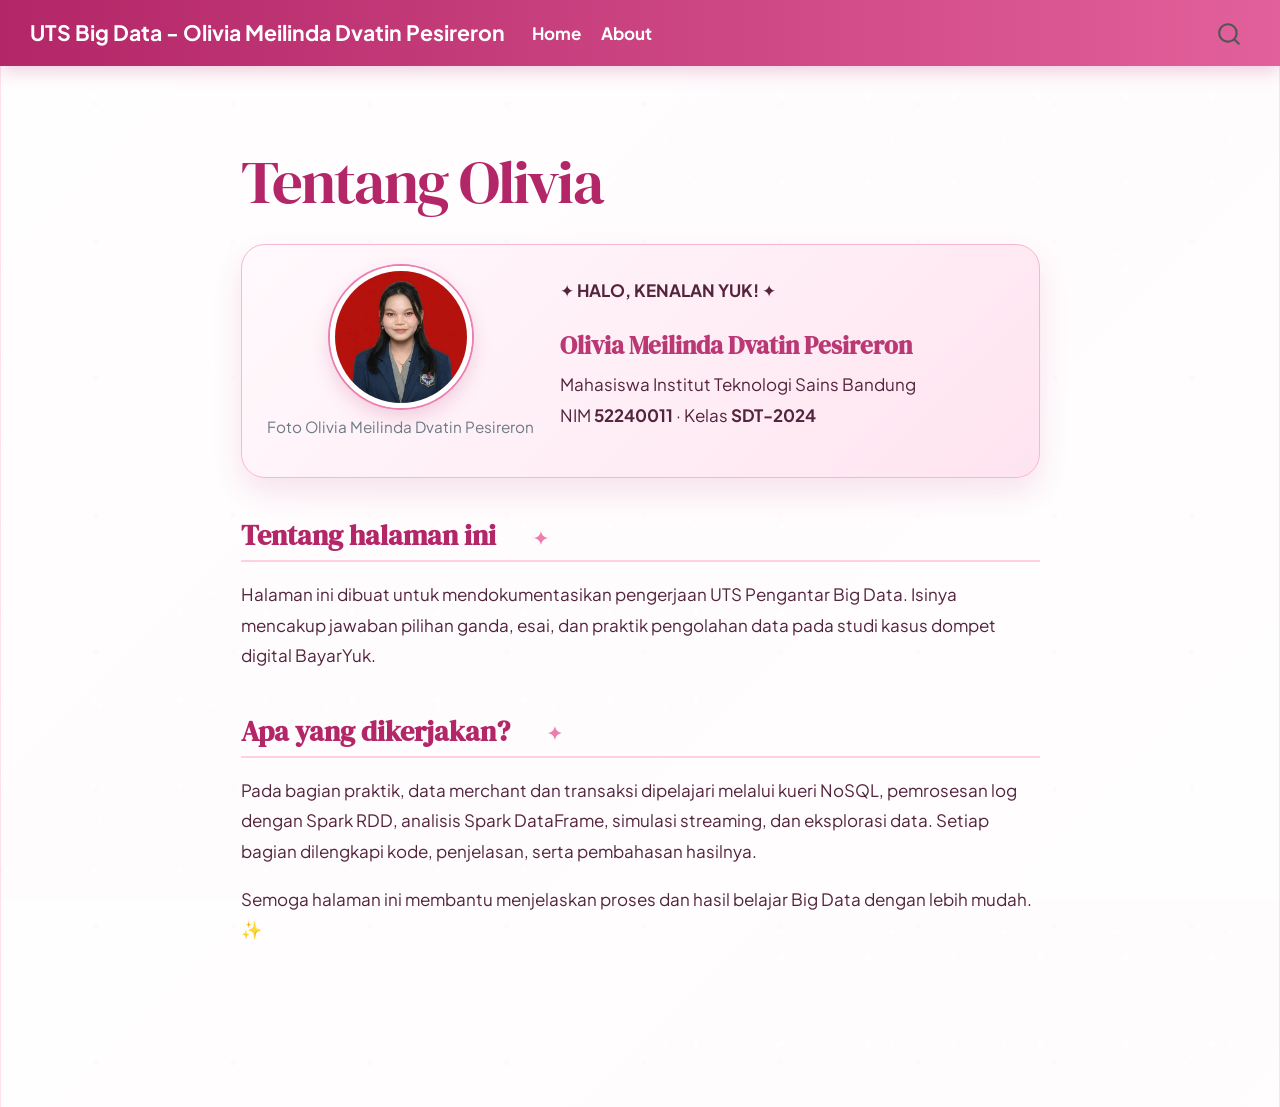
<file: about.html>
<!DOCTYPE html>
<html xmlns="http://www.w3.org/1999/xhtml" lang="en" xml:lang="en"><head>

<meta charset="utf-8">
<meta name="generator" content="quarto-1.8.27">

<meta name="viewport" content="width=device-width, initial-scale=1.0, user-scalable=yes">


<title>Tentang Olivia – UTS Big Data - Olivia Meilinda Dvatin Pesireron</title>
<style>
code{white-space: pre-wrap;}
span.smallcaps{font-variant: small-caps;}
div.columns{display: flex; gap: min(4vw, 1.5em);}
div.column{flex: auto; overflow-x: auto;}
div.hanging-indent{margin-left: 1.5em; text-indent: -1.5em;}
ul.task-list{list-style: none;}
ul.task-list li input[type="checkbox"] {
  width: 0.8em;
  margin: 0 0.8em 0.2em -1em; /* quarto-specific, see https://github.com/quarto-dev/quarto-cli/issues/4556 */ 
  vertical-align: middle;
}
</style>


<script src="site_libs/quarto-nav/quarto-nav.js"></script>
<script src="site_libs/quarto-nav/headroom.min.js"></script>
<script src="site_libs/clipboard/clipboard.min.js"></script>
<script src="site_libs/quarto-search/autocomplete.umd.js"></script>
<script src="site_libs/quarto-search/fuse.min.js"></script>
<script src="site_libs/quarto-search/quarto-search.js"></script>
<meta name="quarto:offset" content="./">
<script src="site_libs/quarto-html/quarto.js" type="module"></script>
<script src="site_libs/quarto-html/tabsets/tabsets.js" type="module"></script>
<script src="site_libs/quarto-html/axe/axe-check.js" type="module"></script>
<script src="site_libs/quarto-html/popper.min.js"></script>
<script src="site_libs/quarto-html/tippy.umd.min.js"></script>
<script src="site_libs/quarto-html/anchor.min.js"></script>
<link href="site_libs/quarto-html/tippy.css" rel="stylesheet">
<link href="site_libs/quarto-html/quarto-syntax-highlighting-ed96de9b727972fe78a7b5d16c58bf87.css" rel="stylesheet" id="quarto-text-highlighting-styles">
<script src="site_libs/bootstrap/bootstrap.min.js"></script>
<link href="site_libs/bootstrap/bootstrap-icons.css" rel="stylesheet">
<link href="site_libs/bootstrap/bootstrap-e31584831b205ffbb2d98406f31c2a5b.min.css" rel="stylesheet" append-hash="true" id="quarto-bootstrap" data-mode="light">
<script id="quarto-search-options" type="application/json">{
  "location": "navbar",
  "copy-button": false,
  "collapse-after": 3,
  "panel-placement": "end",
  "type": "overlay",
  "limit": 50,
  "keyboard-shortcut": [
    "f",
    "/",
    "s"
  ],
  "show-item-context": false,
  "language": {
    "search-no-results-text": "No results",
    "search-matching-documents-text": "matching documents",
    "search-copy-link-title": "Copy link to search",
    "search-hide-matches-text": "Hide additional matches",
    "search-more-match-text": "more match in this document",
    "search-more-matches-text": "more matches in this document",
    "search-clear-button-title": "Clear",
    "search-text-placeholder": "",
    "search-detached-cancel-button-title": "Cancel",
    "search-submit-button-title": "Submit",
    "search-label": "Search"
  }
}</script>


<link rel="stylesheet" href="styles.css">
</head>

<body class="nav-fixed fullcontent quarto-light">

<div id="quarto-search-results"></div>
  <header id="quarto-header" class="headroom fixed-top">
    <nav class="navbar navbar-expand-lg " data-bs-theme="dark">
      <div class="navbar-container container-fluid">
      <div class="navbar-brand-container mx-auto">
    <a class="navbar-brand" href="./index.html">
    <span class="navbar-title">UTS Big Data - Olivia Meilinda Dvatin Pesireron</span>
    </a>
  </div>
            <div id="quarto-search" class="" title="Search"></div>
          <button class="navbar-toggler" type="button" data-bs-toggle="collapse" data-bs-target="#navbarCollapse" aria-controls="navbarCollapse" role="menu" aria-expanded="false" aria-label="Toggle navigation" onclick="if (window.quartoToggleHeadroom) { window.quartoToggleHeadroom(); }">
  <span class="navbar-toggler-icon"></span>
</button>
          <div class="collapse navbar-collapse" id="navbarCollapse">
            <ul class="navbar-nav navbar-nav-scroll me-auto">
  <li class="nav-item">
    <a class="nav-link" href="./index.html"> 
<span class="menu-text">Home</span></a>
  </li>  
  <li class="nav-item">
    <a class="nav-link active" href="./about.html" aria-current="page"> 
<span class="menu-text">About</span></a>
  </li>  
</ul>
          </div> <!-- /navcollapse -->
            <div class="quarto-navbar-tools">
</div>
      </div> <!-- /container-fluid -->
    </nav>
</header>
<!-- content -->
<div id="quarto-content" class="quarto-container page-columns page-rows-contents page-layout-article page-navbar">
<!-- sidebar -->
<!-- margin-sidebar -->
    
<!-- main -->
<main class="content" id="quarto-document-content">

<header id="title-block-header" class="quarto-title-block default">
<div class="quarto-title">
<h1 class="title">Tentang Olivia</h1>
</div>



<div class="quarto-title-meta">

    
  
    
  </div>
  


</header>


<div class="profile-hero">
<div class="quarto-figure quarto-figure-center">
<figure class="figure">
<p><img src="images/olivia-profile.png" class="profile-photo img-fluid figure-img"></p>
<figcaption>Foto Olivia Meilinda Dvatin Pesireron</figcaption>
</figure>
</div>
<div class="profile-text">
<p>✦ <strong>HALO, KENALAN YUK!</strong> ✦</p>
<section id="olivia-meilinda-dvatin-pesireron" class="level3">
<h3 class="anchored" data-anchor-id="olivia-meilinda-dvatin-pesireron">Olivia Meilinda Dvatin Pesireron</h3>
<p>Mahasiswa Institut Teknologi Sains Bandung<br>
NIM <strong>52240011</strong> · Kelas <strong>SDT-2024</strong></p>
</section>
</div>
</div>
<section id="tentang-halaman-ini" class="level2">
<h2 class="anchored" data-anchor-id="tentang-halaman-ini">Tentang halaman ini</h2>
<p>Halaman ini dibuat untuk mendokumentasikan pengerjaan UTS Pengantar Big Data. Isinya mencakup jawaban pilihan ganda, esai, dan praktik pengolahan data pada studi kasus dompet digital BayarYuk.</p>
</section>
<section id="apa-yang-dikerjakan" class="level2">
<h2 class="anchored" data-anchor-id="apa-yang-dikerjakan">Apa yang dikerjakan?</h2>
<p>Pada bagian praktik, data merchant dan transaksi dipelajari melalui kueri NoSQL, pemrosesan log dengan Spark RDD, analisis Spark DataFrame, simulasi streaming, dan eksplorasi data. Setiap bagian dilengkapi kode, penjelasan, serta pembahasan hasilnya.</p>
<p>Semoga halaman ini membantu menjelaskan proses dan hasil belajar Big Data dengan lebih mudah. ✨</p>


</section>

</main> <!-- /main -->
<script id="quarto-html-after-body" type="application/javascript">
  window.document.addEventListener("DOMContentLoaded", function (event) {
    const icon = "";
    const anchorJS = new window.AnchorJS();
    anchorJS.options = {
      placement: 'right',
      icon: icon
    };
    anchorJS.add('.anchored');
    const isCodeAnnotation = (el) => {
      for (const clz of el.classList) {
        if (clz.startsWith('code-annotation-')) {                     
          return true;
        }
      }
      return false;
    }
    const onCopySuccess = function(e) {
      // button target
      const button = e.trigger;
      // don't keep focus
      button.blur();
      // flash "checked"
      button.classList.add('code-copy-button-checked');
      var currentTitle = button.getAttribute("title");
      button.setAttribute("title", "Copied!");
      let tooltip;
      if (window.bootstrap) {
        button.setAttribute("data-bs-toggle", "tooltip");
        button.setAttribute("data-bs-placement", "left");
        button.setAttribute("data-bs-title", "Copied!");
        tooltip = new bootstrap.Tooltip(button, 
          { trigger: "manual", 
            customClass: "code-copy-button-tooltip",
            offset: [0, -8]});
        tooltip.show();    
      }
      setTimeout(function() {
        if (tooltip) {
          tooltip.hide();
          button.removeAttribute("data-bs-title");
          button.removeAttribute("data-bs-toggle");
          button.removeAttribute("data-bs-placement");
        }
        button.setAttribute("title", currentTitle);
        button.classList.remove('code-copy-button-checked');
      }, 1000);
      // clear code selection
      e.clearSelection();
    }
    const getTextToCopy = function(trigger) {
      const outerScaffold = trigger.parentElement.cloneNode(true);
      const codeEl = outerScaffold.querySelector('code');
      for (const childEl of codeEl.children) {
        if (isCodeAnnotation(childEl)) {
          childEl.remove();
        }
      }
      return codeEl.innerText;
    }
    const clipboard = new window.ClipboardJS('.code-copy-button:not([data-in-quarto-modal])', {
      text: getTextToCopy
    });
    clipboard.on('success', onCopySuccess);
    if (window.document.getElementById('quarto-embedded-source-code-modal')) {
      const clipboardModal = new window.ClipboardJS('.code-copy-button[data-in-quarto-modal]', {
        text: getTextToCopy,
        container: window.document.getElementById('quarto-embedded-source-code-modal')
      });
      clipboardModal.on('success', onCopySuccess);
    }
      var localhostRegex = new RegExp(/^(?:http|https):\/\/localhost\:?[0-9]*\//);
      var mailtoRegex = new RegExp(/^mailto:/);
        var filterRegex = new RegExp('/' + window.location.host + '/');
      var isInternal = (href) => {
          return filterRegex.test(href) || localhostRegex.test(href) || mailtoRegex.test(href);
      }
      // Inspect non-navigation links and adorn them if external
     var links = window.document.querySelectorAll('a[href]:not(.nav-link):not(.navbar-brand):not(.toc-action):not(.sidebar-link):not(.sidebar-item-toggle):not(.pagination-link):not(.no-external):not([aria-hidden]):not(.dropdown-item):not(.quarto-navigation-tool):not(.about-link)');
      for (var i=0; i<links.length; i++) {
        const link = links[i];
        if (!isInternal(link.href)) {
          // undo the damage that might have been done by quarto-nav.js in the case of
          // links that we want to consider external
          if (link.dataset.originalHref !== undefined) {
            link.href = link.dataset.originalHref;
          }
        }
      }
    function tippyHover(el, contentFn, onTriggerFn, onUntriggerFn) {
      const config = {
        allowHTML: true,
        maxWidth: 500,
        delay: 100,
        arrow: false,
        appendTo: function(el) {
            return el.parentElement;
        },
        interactive: true,
        interactiveBorder: 10,
        theme: 'quarto',
        placement: 'bottom-start',
      };
      if (contentFn) {
        config.content = contentFn;
      }
      if (onTriggerFn) {
        config.onTrigger = onTriggerFn;
      }
      if (onUntriggerFn) {
        config.onUntrigger = onUntriggerFn;
      }
      window.tippy(el, config); 
    }
    const noterefs = window.document.querySelectorAll('a[role="doc-noteref"]');
    for (var i=0; i<noterefs.length; i++) {
      const ref = noterefs[i];
      tippyHover(ref, function() {
        // use id or data attribute instead here
        let href = ref.getAttribute('data-footnote-href') || ref.getAttribute('href');
        try { href = new URL(href).hash; } catch {}
        const id = href.replace(/^#\/?/, "");
        const note = window.document.getElementById(id);
        if (note) {
          return note.innerHTML;
        } else {
          return "";
        }
      });
    }
    const xrefs = window.document.querySelectorAll('a.quarto-xref');
    const processXRef = (id, note) => {
      // Strip column container classes
      const stripColumnClz = (el) => {
        el.classList.remove("page-full", "page-columns");
        if (el.children) {
          for (const child of el.children) {
            stripColumnClz(child);
          }
        }
      }
      stripColumnClz(note)
      if (id === null || id.startsWith('sec-')) {
        // Special case sections, only their first couple elements
        const container = document.createElement("div");
        if (note.children && note.children.length > 2) {
          container.appendChild(note.children[0].cloneNode(true));
          for (let i = 1; i < note.children.length; i++) {
            const child = note.children[i];
            if (child.tagName === "P" && child.innerText === "") {
              continue;
            } else {
              container.appendChild(child.cloneNode(true));
              break;
            }
          }
          if (window.Quarto?.typesetMath) {
            window.Quarto.typesetMath(container);
          }
          return container.innerHTML
        } else {
          if (window.Quarto?.typesetMath) {
            window.Quarto.typesetMath(note);
          }
          return note.innerHTML;
        }
      } else {
        // Remove any anchor links if they are present
        const anchorLink = note.querySelector('a.anchorjs-link');
        if (anchorLink) {
          anchorLink.remove();
        }
        if (window.Quarto?.typesetMath) {
          window.Quarto.typesetMath(note);
        }
        if (note.classList.contains("callout")) {
          return note.outerHTML;
        } else {
          return note.innerHTML;
        }
      }
    }
    for (var i=0; i<xrefs.length; i++) {
      const xref = xrefs[i];
      tippyHover(xref, undefined, function(instance) {
        instance.disable();
        let url = xref.getAttribute('href');
        let hash = undefined; 
        if (url.startsWith('#')) {
          hash = url;
        } else {
          try { hash = new URL(url).hash; } catch {}
        }
        if (hash) {
          const id = hash.replace(/^#\/?/, "");
          const note = window.document.getElementById(id);
          if (note !== null) {
            try {
              const html = processXRef(id, note.cloneNode(true));
              instance.setContent(html);
            } finally {
              instance.enable();
              instance.show();
            }
          } else {
            // See if we can fetch this
            fetch(url.split('#')[0])
            .then(res => res.text())
            .then(html => {
              const parser = new DOMParser();
              const htmlDoc = parser.parseFromString(html, "text/html");
              const note = htmlDoc.getElementById(id);
              if (note !== null) {
                const html = processXRef(id, note);
                instance.setContent(html);
              } 
            }).finally(() => {
              instance.enable();
              instance.show();
            });
          }
        } else {
          // See if we can fetch a full url (with no hash to target)
          // This is a special case and we should probably do some content thinning / targeting
          fetch(url)
          .then(res => res.text())
          .then(html => {
            const parser = new DOMParser();
            const htmlDoc = parser.parseFromString(html, "text/html");
            const note = htmlDoc.querySelector('main.content');
            if (note !== null) {
              // This should only happen for chapter cross references
              // (since there is no id in the URL)
              // remove the first header
              if (note.children.length > 0 && note.children[0].tagName === "HEADER") {
                note.children[0].remove();
              }
              const html = processXRef(null, note);
              instance.setContent(html);
            } 
          }).finally(() => {
            instance.enable();
            instance.show();
          });
        }
      }, function(instance) {
      });
    }
        let selectedAnnoteEl;
        const selectorForAnnotation = ( cell, annotation) => {
          let cellAttr = 'data-code-cell="' + cell + '"';
          let lineAttr = 'data-code-annotation="' +  annotation + '"';
          const selector = 'span[' + cellAttr + '][' + lineAttr + ']';
          return selector;
        }
        const selectCodeLines = (annoteEl) => {
          const doc = window.document;
          const targetCell = annoteEl.getAttribute("data-target-cell");
          const targetAnnotation = annoteEl.getAttribute("data-target-annotation");
          const annoteSpan = window.document.querySelector(selectorForAnnotation(targetCell, targetAnnotation));
          const lines = annoteSpan.getAttribute("data-code-lines").split(",");
          const lineIds = lines.map((line) => {
            return targetCell + "-" + line;
          })
          let top = null;
          let height = null;
          let parent = null;
          if (lineIds.length > 0) {
              //compute the position of the single el (top and bottom and make a div)
              const el = window.document.getElementById(lineIds[0]);
              top = el.offsetTop;
              height = el.offsetHeight;
              parent = el.parentElement.parentElement;
            if (lineIds.length > 1) {
              const lastEl = window.document.getElementById(lineIds[lineIds.length - 1]);
              const bottom = lastEl.offsetTop + lastEl.offsetHeight;
              height = bottom - top;
            }
            if (top !== null && height !== null && parent !== null) {
              // cook up a div (if necessary) and position it 
              let div = window.document.getElementById("code-annotation-line-highlight");
              if (div === null) {
                div = window.document.createElement("div");
                div.setAttribute("id", "code-annotation-line-highlight");
                div.style.position = 'absolute';
                parent.appendChild(div);
              }
              div.style.top = top - 2 + "px";
              div.style.height = height + 4 + "px";
              div.style.left = 0;
              let gutterDiv = window.document.getElementById("code-annotation-line-highlight-gutter");
              if (gutterDiv === null) {
                gutterDiv = window.document.createElement("div");
                gutterDiv.setAttribute("id", "code-annotation-line-highlight-gutter");
                gutterDiv.style.position = 'absolute';
                const codeCell = window.document.getElementById(targetCell);
                const gutter = codeCell.querySelector('.code-annotation-gutter');
                gutter.appendChild(gutterDiv);
              }
              gutterDiv.style.top = top - 2 + "px";
              gutterDiv.style.height = height + 4 + "px";
            }
            selectedAnnoteEl = annoteEl;
          }
        };
        const unselectCodeLines = () => {
          const elementsIds = ["code-annotation-line-highlight", "code-annotation-line-highlight-gutter"];
          elementsIds.forEach((elId) => {
            const div = window.document.getElementById(elId);
            if (div) {
              div.remove();
            }
          });
          selectedAnnoteEl = undefined;
        };
          // Handle positioning of the toggle
      window.addEventListener(
        "resize",
        throttle(() => {
          elRect = undefined;
          if (selectedAnnoteEl) {
            selectCodeLines(selectedAnnoteEl);
          }
        }, 10)
      );
      function throttle(fn, ms) {
      let throttle = false;
      let timer;
        return (...args) => {
          if(!throttle) { // first call gets through
              fn.apply(this, args);
              throttle = true;
          } else { // all the others get throttled
              if(timer) clearTimeout(timer); // cancel #2
              timer = setTimeout(() => {
                fn.apply(this, args);
                timer = throttle = false;
              }, ms);
          }
        };
      }
        // Attach click handler to the DT
        const annoteDls = window.document.querySelectorAll('dt[data-target-cell]');
        for (const annoteDlNode of annoteDls) {
          annoteDlNode.addEventListener('click', (event) => {
            const clickedEl = event.target;
            if (clickedEl !== selectedAnnoteEl) {
              unselectCodeLines();
              const activeEl = window.document.querySelector('dt[data-target-cell].code-annotation-active');
              if (activeEl) {
                activeEl.classList.remove('code-annotation-active');
              }
              selectCodeLines(clickedEl);
              clickedEl.classList.add('code-annotation-active');
            } else {
              // Unselect the line
              unselectCodeLines();
              clickedEl.classList.remove('code-annotation-active');
            }
          });
        }
    const findCites = (el) => {
      const parentEl = el.parentElement;
      if (parentEl) {
        const cites = parentEl.dataset.cites;
        if (cites) {
          return {
            el,
            cites: cites.split(' ')
          };
        } else {
          return findCites(el.parentElement)
        }
      } else {
        return undefined;
      }
    };
    var bibliorefs = window.document.querySelectorAll('a[role="doc-biblioref"]');
    for (var i=0; i<bibliorefs.length; i++) {
      const ref = bibliorefs[i];
      const citeInfo = findCites(ref);
      if (citeInfo) {
        tippyHover(citeInfo.el, function() {
          var popup = window.document.createElement('div');
          citeInfo.cites.forEach(function(cite) {
            var citeDiv = window.document.createElement('div');
            citeDiv.classList.add('hanging-indent');
            citeDiv.classList.add('csl-entry');
            var biblioDiv = window.document.getElementById('ref-' + cite);
            if (biblioDiv) {
              citeDiv.innerHTML = biblioDiv.innerHTML;
            }
            popup.appendChild(citeDiv);
          });
          return popup.innerHTML;
        });
      }
    }
  });
  </script>
</div> <!-- /content -->




</body></html>
</file>
<file: site_libs/quarto-html/tippy.css>
.tippy-box[data-animation=fade][data-state=hidden]{opacity:0}[data-tippy-root]{max-width:calc(100vw - 10px)}.tippy-box{position:relative;background-color:#333;color:#fff;border-radius:4px;font-size:14px;line-height:1.4;white-space:normal;outline:0;transition-property:transform,visibility,opacity}.tippy-box[data-placement^=top]>.tippy-arrow{bottom:0}.tippy-box[data-placement^=top]>.tippy-arrow:before{bottom:-7px;left:0;border-width:8px 8px 0;border-top-color:initial;transform-origin:center top}.tippy-box[data-placement^=bottom]>.tippy-arrow{top:0}.tippy-box[data-placement^=bottom]>.tippy-arrow:before{top:-7px;left:0;border-width:0 8px 8px;border-bottom-color:initial;transform-origin:center bottom}.tippy-box[data-placement^=left]>.tippy-arrow{right:0}.tippy-box[data-placement^=left]>.tippy-arrow:before{border-width:8px 0 8px 8px;border-left-color:initial;right:-7px;transform-origin:center left}.tippy-box[data-placement^=right]>.tippy-arrow{left:0}.tippy-box[data-placement^=right]>.tippy-arrow:before{left:-7px;border-width:8px 8px 8px 0;border-right-color:initial;transform-origin:center right}.tippy-box[data-inertia][data-state=visible]{transition-timing-function:cubic-bezier(.54,1.5,.38,1.11)}.tippy-arrow{width:16px;height:16px;color:#333}.tippy-arrow:before{content:"";position:absolute;border-color:transparent;border-style:solid}.tippy-content{position:relative;padding:5px 9px;z-index:1}
</file>
<file: site_libs/quarto-html/quarto-syntax-highlighting-63b5708e65d6cd79cd7618c58d0c21e7.css>
/* quarto syntax highlight colors */
:root {
  --quarto-hl-ot-color: #003B4F;
  --quarto-hl-at-color: #657422;
  --quarto-hl-ss-color: #20794D;
  --quarto-hl-an-color: #5E5E5E;
  --quarto-hl-fu-color: #4758AB;
  --quarto-hl-st-color: #20794D;
  --quarto-hl-cf-color: #003B4F;
  --quarto-hl-op-color: #5E5E5E;
  --quarto-hl-er-color: #AD0000;
  --quarto-hl-bn-color: #AD0000;
  --quarto-hl-al-color: #AD0000;
  --quarto-hl-va-color: #111111;
  --quarto-hl-bu-color: inherit;
  --quarto-hl-ex-color: inherit;
  --quarto-hl-pp-color: #AD0000;
  --quarto-hl-in-color: #5E5E5E;
  --quarto-hl-vs-color: #20794D;
  --quarto-hl-wa-color: #5E5E5E;
  --quarto-hl-do-color: #5E5E5E;
  --quarto-hl-im-color: #00769E;
  --quarto-hl-ch-color: #20794D;
  --quarto-hl-dt-color: #AD0000;
  --quarto-hl-fl-color: #AD0000;
  --quarto-hl-co-color: #5E5E5E;
  --quarto-hl-cv-color: #5E5E5E;
  --quarto-hl-cn-color: #8f5902;
  --quarto-hl-sc-color: #5E5E5E;
  --quarto-hl-dv-color: #AD0000;
  --quarto-hl-kw-color: #003B4F;
}

/* other quarto variables */
:root {
  --quarto-font-monospace: SFMono-Regular, Menlo, Monaco, Consolas, "Liberation Mono", "Courier New", monospace;
}

/* syntax highlight based on Pandoc's rules */
pre > code.sourceCode > span {
  color: #003B4F;
}

code.sourceCode > span {
  color: #003B4F;
}

div.sourceCode,
div.sourceCode pre.sourceCode {
  color: #003B4F;
}

/* Normal */
code span {
  color: #003B4F;
}

/* Alert */
code span.al {
  color: #AD0000;
  font-style: inherit;
}

/* Annotation */
code span.an {
  color: #5E5E5E;
  font-style: inherit;
}

/* Attribute */
code span.at {
  color: #657422;
  font-style: inherit;
}

/* BaseN */
code span.bn {
  color: #AD0000;
  font-style: inherit;
}

/* BuiltIn */
code span.bu {
  font-style: inherit;
}

/* ControlFlow */
code span.cf {
  color: #003B4F;
  font-weight: bold;
  font-style: inherit;
}

/* Char */
code span.ch {
  color: #20794D;
  font-style: inherit;
}

/* Constant */
code span.cn {
  color: #8f5902;
  font-style: inherit;
}

/* Comment */
code span.co {
  color: #5E5E5E;
  font-style: inherit;
}

/* CommentVar */
code span.cv {
  color: #5E5E5E;
  font-style: italic;
}

/* Documentation */
code span.do {
  color: #5E5E5E;
  font-style: italic;
}

/* DataType */
code span.dt {
  color: #AD0000;
  font-style: inherit;
}

/* DecVal */
code span.dv {
  color: #AD0000;
  font-style: inherit;
}

/* Error */
code span.er {
  color: #AD0000;
  font-style: inherit;
}

/* Extension */
code span.ex {
  font-style: inherit;
}

/* Float */
code span.fl {
  color: #AD0000;
  font-style: inherit;
}

/* Function */
code span.fu {
  color: #4758AB;
  font-style: inherit;
}

/* Import */
code span.im {
  color: #00769E;
  font-style: inherit;
}

/* Information */
code span.in {
  color: #5E5E5E;
  font-style: inherit;
}

/* Keyword */
code span.kw {
  color: #003B4F;
  font-weight: bold;
  font-style: inherit;
}

/* Operator */
code span.op {
  color: #5E5E5E;
  font-style: inherit;
}

/* Other */
code span.ot {
  color: #003B4F;
  font-style: inherit;
}

/* Preprocessor */
code span.pp {
  color: #AD0000;
  font-style: inherit;
}

/* SpecialChar */
code span.sc {
  color: #5E5E5E;
  font-style: inherit;
}

/* SpecialString */
code span.ss {
  color: #20794D;
  font-style: inherit;
}

/* String */
code span.st {
  color: #20794D;
  font-style: inherit;
}

/* Variable */
code span.va {
  color: #111111;
  font-style: inherit;
}

/* VerbatimString */
code span.vs {
  color: #20794D;
  font-style: inherit;
}

/* Warning */
code span.wa {
  color: #5E5E5E;
  font-style: italic;
}

.prevent-inlining {
  content: "</";
}

/*# sourceMappingURL=054cc16b9e9817627be6994582d2ffb5.css.map */
</file>
<file: styles.css>
@import url('https://fonts.googleapis.com/css2?family=DM+Serif+Display:ital@0;1&family=Plus+Jakarta+Sans:wght@400;500;600;700;800&display=swap');

:root {
  --pink-deep: #b32667;
  --pink: #ed7eae;
  --pink-pale: #fff7fb;
  --pink-soft: #ffe8f2;
  --ink: #54243d;
  --white: #ffffff;
}

body {
  color: var(--ink);
  font-family: 'Plus Jakarta Sans', sans-serif;
  background:
    radial-gradient(circle at 9% 13%, rgba(255,255,255,.95) 0 2px, transparent 3px),
    radial-gradient(circle at 89% 25%, rgba(255,255,255,.9) 0 1.5px, transparent 2.5px),
    radial-gradient(circle at 70% 76%, rgba(237,126,174,.24) 0 2px, transparent 3px),
    linear-gradient(135deg, #fff8fb 0%, #ffe6f1 52%, #fff9fc 100%);
  background-size: 86px 86px, 113px 113px, 137px 137px, auto;
}

body::before {
  content: '✦  ·  ✧  ·  ✦';
  color: rgba(179,38,103,.36);
  letter-spacing: 8px;
  font-size: 1.05rem;
  position: fixed;
  top: 12px;
  right: 28px;
  z-index: 1000;
  pointer-events: none;
}

#quarto-content {
  max-width: 1180px;
  min-height: 100vh;
  margin: 0 auto;
  padding: 1.5rem 2.4rem 4rem;
  background: rgba(255,255,255,.88);
  border-left: 1px solid rgba(237,126,174,.22);
  border-right: 1px solid rgba(237,126,174,.22);
  box-shadow: 0 12px 38px rgba(179,38,103,.1);
}

.navbar, #quarto-header .navbar {
  background: linear-gradient(90deg, #b32667, #e2609b) !important;
  box-shadow: 0 5px 18px rgba(179,38,103,.22);
}

.navbar-brand, .navbar-nav .nav-link, .navbar .nav-link.active {
  color: #fff !important;
  font-weight: 700;
}

.navbar-nav .nav-link:hover {
  color: #fff1f7 !important;
  transform: translateY(-1px);
}

h1, h2, h3, .title {
  color: var(--pink-deep);
  font-family: 'DM Serif Display', Georgia, serif;
}

#title-block-header { margin-top: 1.4rem; }

#title-block-header .title {
  font-size: clamp(2.25rem, 5vw, 3.6rem);
  font-weight: 400;
  letter-spacing: -.03em;
}

#title-block-header .quarto-title-meta-heading,
#title-block-header .quarto-title-meta-contents { color: #87425f; }

.profile-hero {
  align-items: center;
  background: linear-gradient(135deg, #fff9fc 0%, #ffe4f0 100%);
  border: 1px solid #f5b7d2;
  border-radius: 24px;
  box-shadow: 0 14px 30px rgba(179,38,103,.12);
  display: flex;
  gap: 1.5rem;
  margin: 1.4rem 0 2.4rem;
  padding: 1.25rem 1.5rem;
}

.profile-photo {
  aspect-ratio: 1;
  border: 5px solid #fff;
  border-radius: 50%;
  box-shadow: 0 0 0 2px var(--pink), 0 8px 20px rgba(179,38,103,.2);
  height: 142px;
  object-fit: cover;
  object-position: center top;
  width: 142px;
}

.profile-kicker { color: var(--pink); font-size: .78rem; font-weight: 800; letter-spacing: .12em; margin: 0 0 .25rem; }
.profile-name { color: var(--pink-deep); font-family: 'DM Serif Display', Georgia, serif; font-size: 1.85rem; line-height: 1.1; margin: 0; }
.profile-detail { color: #82405b; font-weight: 600; margin: .45rem 0 0; }

h2 {
  margin-top: 2.6rem;
  padding-bottom: .42rem;
  border-bottom: 2px solid #ffd0e2;
}

h2::after {
  content: ' ✦';
  color: var(--pink);
  font-size: .65em;
  vertical-align: middle;
}

a { color: var(--pink-deep); text-underline-offset: 3px; }
a:hover { color: #7f1646; }
::selection { color: #fff; background: var(--pink-deep); }

p, li { line-height: 1.8; }

blockquote {
  background: var(--pink-pale);
  border-left: 4px solid var(--pink);
  border-radius: 0 14px 14px 0;
  color: #713650;
  padding: 1rem 1.2rem;
}

.callout {
  border: 1px solid #f5b9d4;
  border-radius: 16px;
  box-shadow: 0 8px 20px rgba(179,38,103,.08);
}

table {
  border-radius: 14px;
  overflow: hidden;
  box-shadow: 0 6px 18px rgba(179,38,103,.08);
}

thead { background: var(--pink-deep); color: #fff; }
tbody tr:nth-child(even) { background: var(--pink-pale); }

pre.sourceCode, div.sourceCode {
  border: 1px solid #f2b8d2;
  border-radius: 14px;
  box-shadow: 0 7px 18px rgba(179,38,103,.08);
  max-width: 100%;
  width: 100%;
}

code { color: #a2235c; }

#TOC {
  background: #fffafd;
  border: 1px solid #ffd3e4;
  border-radius: 14px;
  padding: 1rem;
}

#TOC::before {
  content: '';
  display: block;
  width: 118px;
  height: 118px;
  margin: .25rem auto .85rem;
  border: 4px solid #fff;
  border-radius: 50%;
  background: #f7d6e5 url('images/olivia-profile.png') center top / cover no-repeat;
  box-shadow: 0 0 0 2px #ed7eae, 0 8px 20px rgba(179,38,103,.18);
}

#TOC #toc-title::before {
  content: 'Apa yang Olivia kerjakan?';
  display: block;
  color: #a2235c;
  font-family: 'DM Serif Display', Georgia, serif;
  font-size: 1.12rem;
  line-height: 1.3;
  margin: 0 0 .85rem;
  text-align: center;
}

#TOC a { color: #8d2856; }
#TOC a.active { color: var(--pink-deep); font-weight: 700; }

.nav-footer {
  background: #fff0f6;
  border-top: 1px solid #f5bfd7;
  color: #79364f;
}

@media (max-width: 700px) {
  #quarto-content { padding: 1rem 1.1rem 3rem; }
  body::before { right: 12px; }
  .profile-hero { align-items: flex-start; flex-direction: column; }
}

@media (min-width: 992px) {
  #quarto-content {
    max-width: 1480px;
    padding-left: 2rem;
    padding-right: 2rem;
  }

  #quarto-document-content {
    max-width: 1080px;
    width: 100%;
  }

  #quarto-sidebar { width: 195px; }
}
</file>
<file: site_libs/quarto-html/quarto-syntax-highlighting-ed96de9b727972fe78a7b5d16c58bf87.css>
/* quarto syntax highlight colors */
:root {
  --quarto-hl-ot-color: #003B4F;
  --quarto-hl-at-color: #657422;
  --quarto-hl-ss-color: #20794D;
  --quarto-hl-an-color: #5E5E5E;
  --quarto-hl-fu-color: #4758AB;
  --quarto-hl-st-color: #20794D;
  --quarto-hl-cf-color: #003B4F;
  --quarto-hl-op-color: #5E5E5E;
  --quarto-hl-er-color: #AD0000;
  --quarto-hl-bn-color: #AD0000;
  --quarto-hl-al-color: #AD0000;
  --quarto-hl-va-color: #111111;
  --quarto-hl-bu-color: inherit;
  --quarto-hl-ex-color: inherit;
  --quarto-hl-pp-color: #AD0000;
  --quarto-hl-in-color: #5E5E5E;
  --quarto-hl-vs-color: #20794D;
  --quarto-hl-wa-color: #5E5E5E;
  --quarto-hl-do-color: #5E5E5E;
  --quarto-hl-im-color: #00769E;
  --quarto-hl-ch-color: #20794D;
  --quarto-hl-dt-color: #AD0000;
  --quarto-hl-fl-color: #AD0000;
  --quarto-hl-co-color: #5E5E5E;
  --quarto-hl-cv-color: #5E5E5E;
  --quarto-hl-cn-color: #8f5902;
  --quarto-hl-sc-color: #5E5E5E;
  --quarto-hl-dv-color: #AD0000;
  --quarto-hl-kw-color: #003B4F;
}

/* other quarto variables */
:root {
  --quarto-font-monospace: SFMono-Regular, Menlo, Monaco, Consolas, "Liberation Mono", "Courier New", monospace;
}

/* syntax highlight based on Pandoc's rules */
pre > code.sourceCode > span {
  color: #003B4F;
}

code.sourceCode > span {
  color: #003B4F;
}

div.sourceCode,
div.sourceCode pre.sourceCode {
  color: #003B4F;
}

/* Normal */
code span {
  color: #003B4F;
}

/* Alert */
code span.al {
  color: #AD0000;
  font-style: inherit;
}

/* Annotation */
code span.an {
  color: #5E5E5E;
  font-style: inherit;
}

/* Attribute */
code span.at {
  color: #657422;
  font-style: inherit;
}

/* BaseN */
code span.bn {
  color: #AD0000;
  font-style: inherit;
}

/* BuiltIn */
code span.bu {
  font-style: inherit;
}

/* ControlFlow */
code span.cf {
  color: #003B4F;
  font-weight: bold;
  font-style: inherit;
}

/* Char */
code span.ch {
  color: #20794D;
  font-style: inherit;
}

/* Constant */
code span.cn {
  color: #8f5902;
  font-style: inherit;
}

/* Comment */
code span.co {
  color: #5E5E5E;
  font-style: inherit;
}

/* CommentVar */
code span.cv {
  color: #5E5E5E;
  font-style: italic;
}

/* Documentation */
code span.do {
  color: #5E5E5E;
  font-style: italic;
}

/* DataType */
code span.dt {
  color: #AD0000;
  font-style: inherit;
}

/* DecVal */
code span.dv {
  color: #AD0000;
  font-style: inherit;
}

/* Error */
code span.er {
  color: #AD0000;
  font-style: inherit;
}

/* Extension */
code span.ex {
  font-style: inherit;
}

/* Float */
code span.fl {
  color: #AD0000;
  font-style: inherit;
}

/* Function */
code span.fu {
  color: #4758AB;
  font-style: inherit;
}

/* Import */
code span.im {
  color: #00769E;
  font-style: inherit;
}

/* Information */
code span.in {
  color: #5E5E5E;
  font-style: inherit;
}

/* Keyword */
code span.kw {
  color: #003B4F;
  font-weight: bold;
  font-style: inherit;
}

/* Operator */
code span.op {
  color: #5E5E5E;
  font-style: inherit;
}

/* Other */
code span.ot {
  color: #003B4F;
  font-style: inherit;
}

/* Preprocessor */
code span.pp {
  color: #AD0000;
  font-style: inherit;
}

/* SpecialChar */
code span.sc {
  color: #5E5E5E;
  font-style: inherit;
}

/* SpecialString */
code span.ss {
  color: #20794D;
  font-style: inherit;
}

/* String */
code span.st {
  color: #20794D;
  font-style: inherit;
}

/* Variable */
code span.va {
  color: #111111;
  font-style: inherit;
}

/* VerbatimString */
code span.vs {
  color: #20794D;
  font-style: inherit;
}

/* Warning */
code span.wa {
  color: #5E5E5E;
  font-style: italic;
}

.prevent-inlining {
  content: "</";
}

/*# sourceMappingURL=0920dd6d7437995b8cdf7429764427b1.css.map */
</file>
